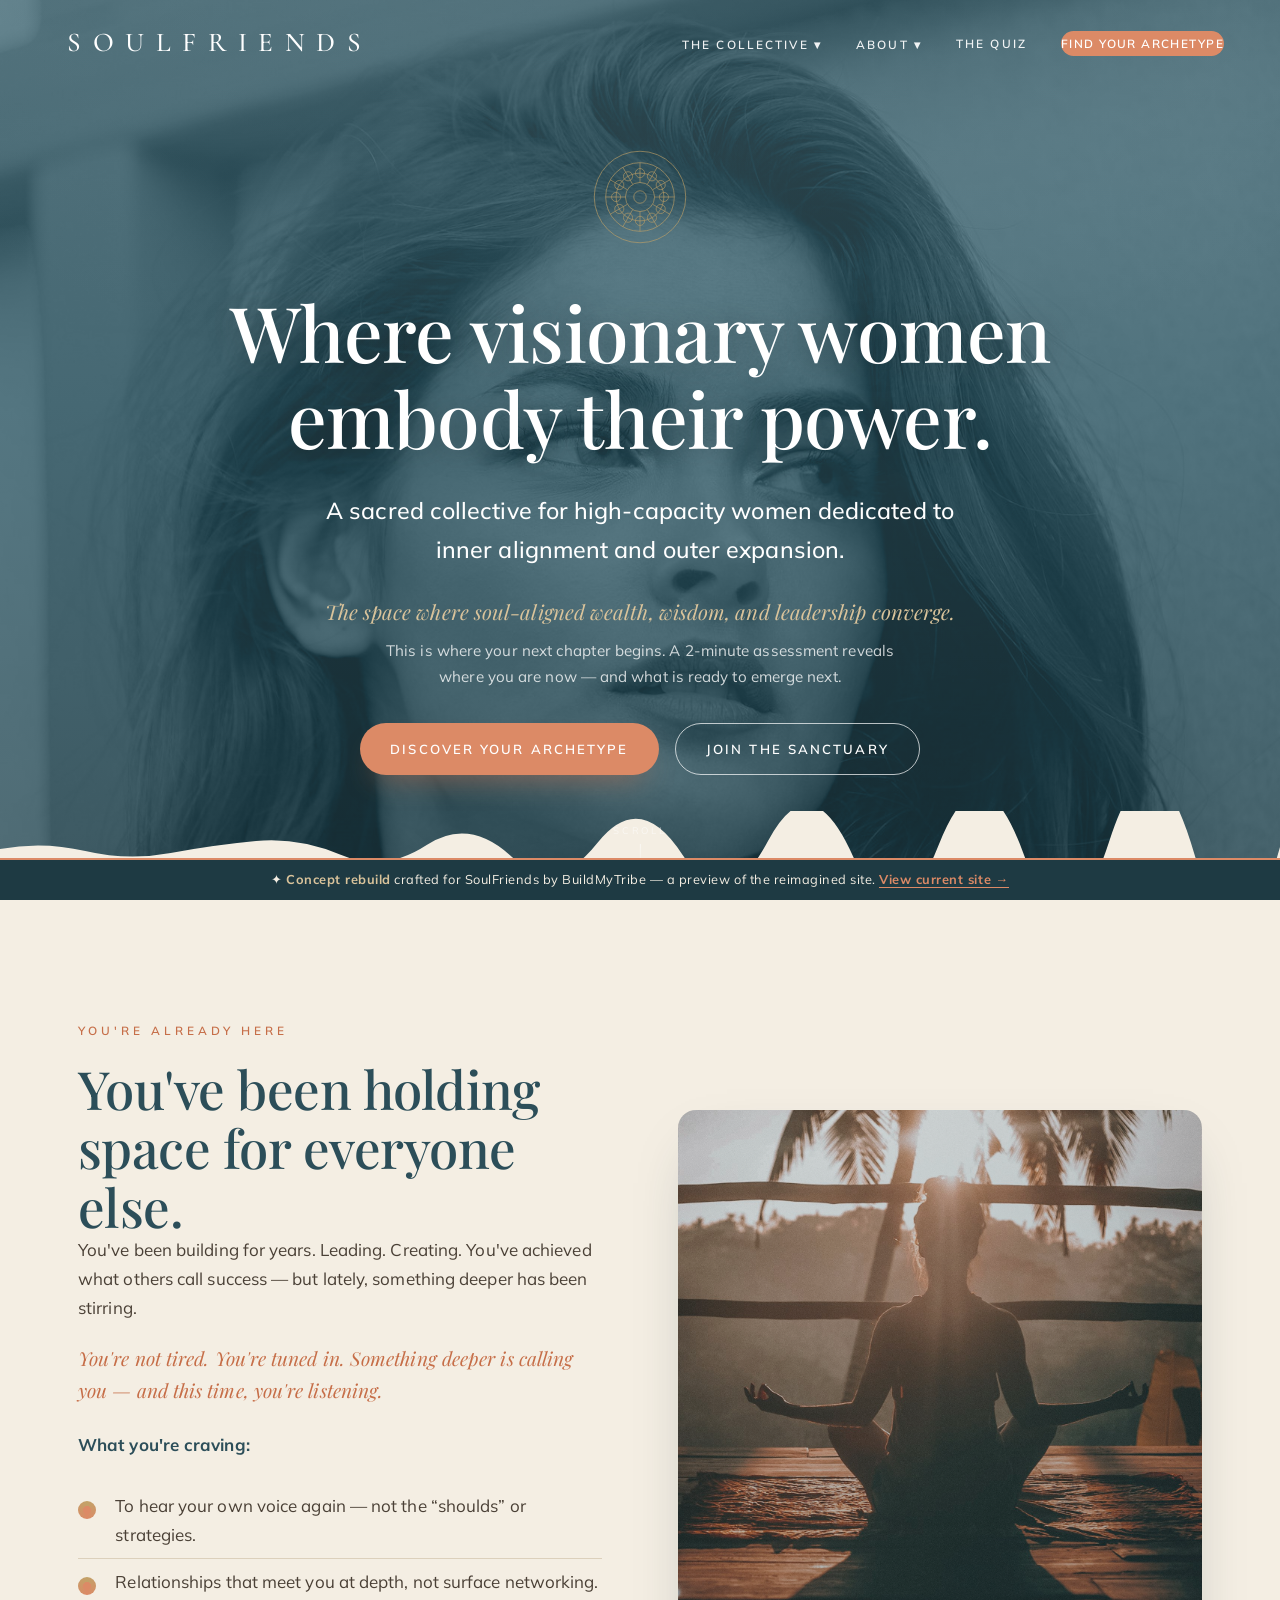
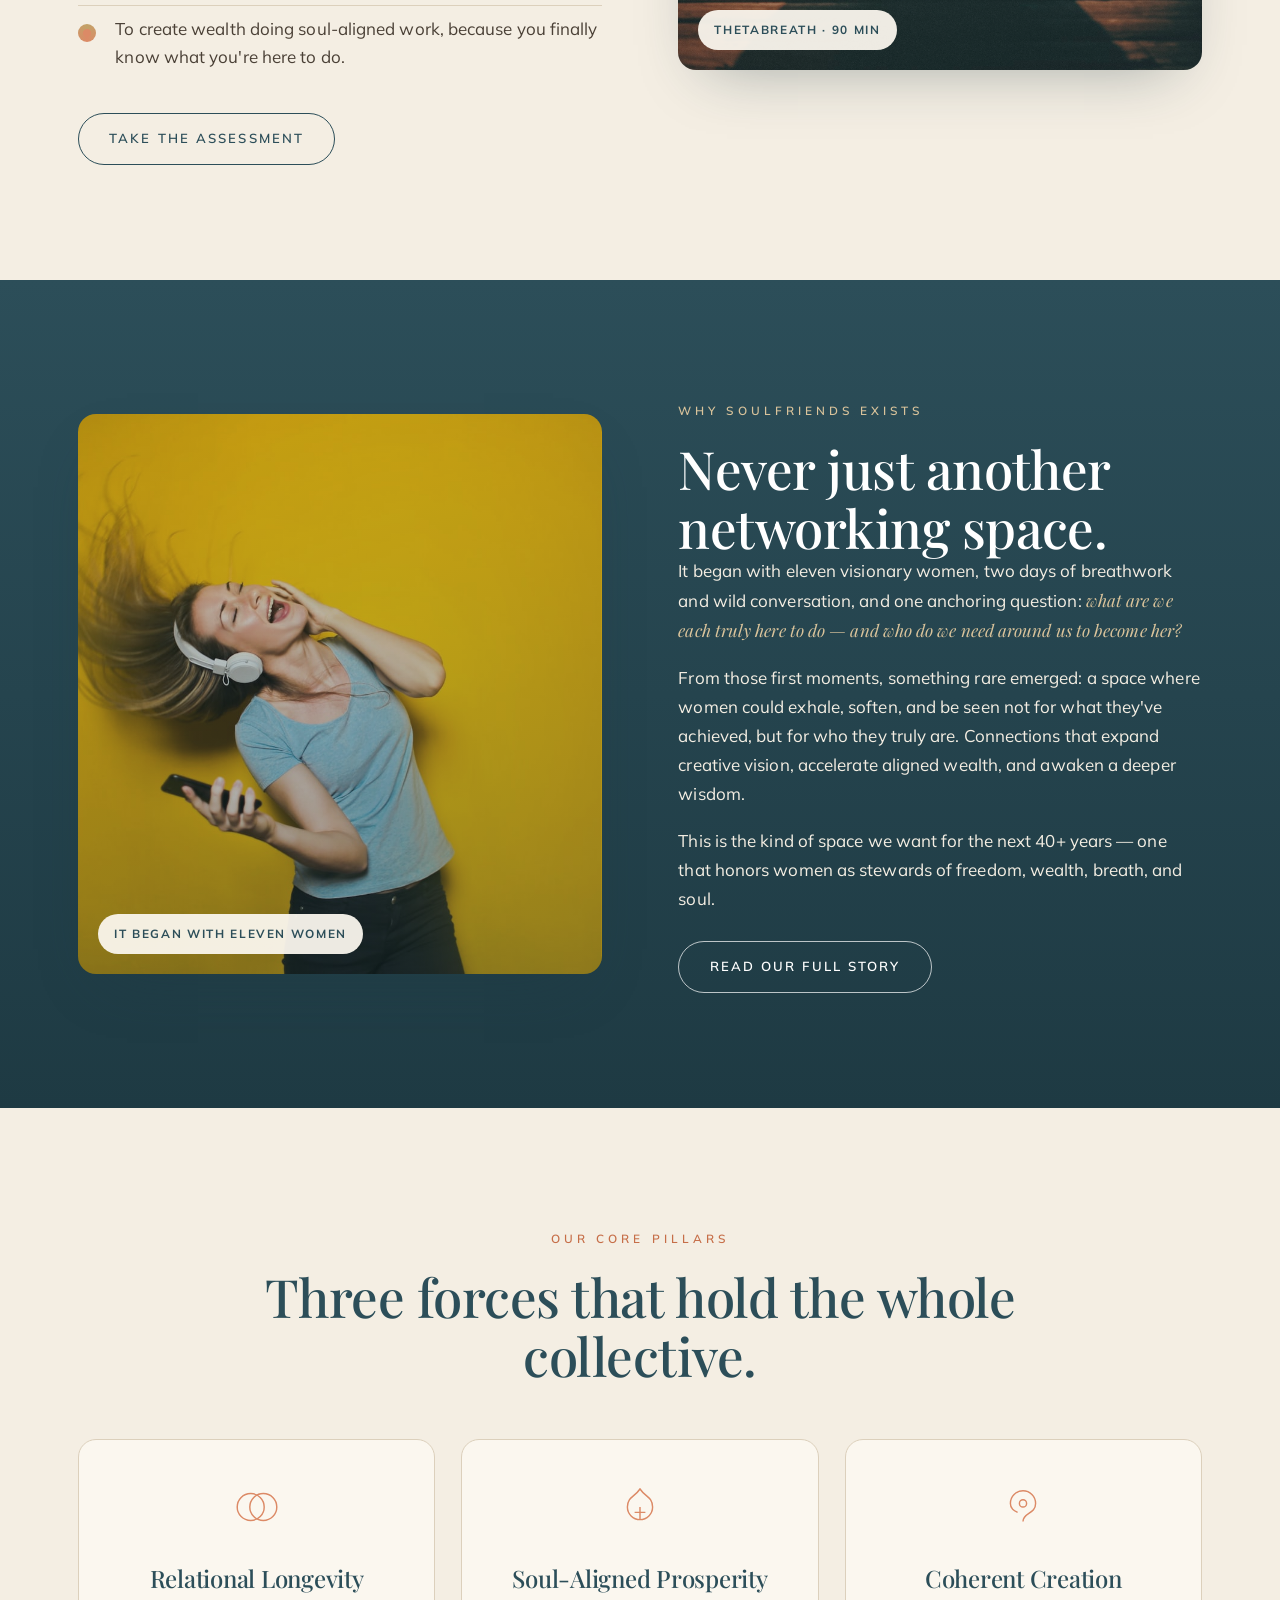
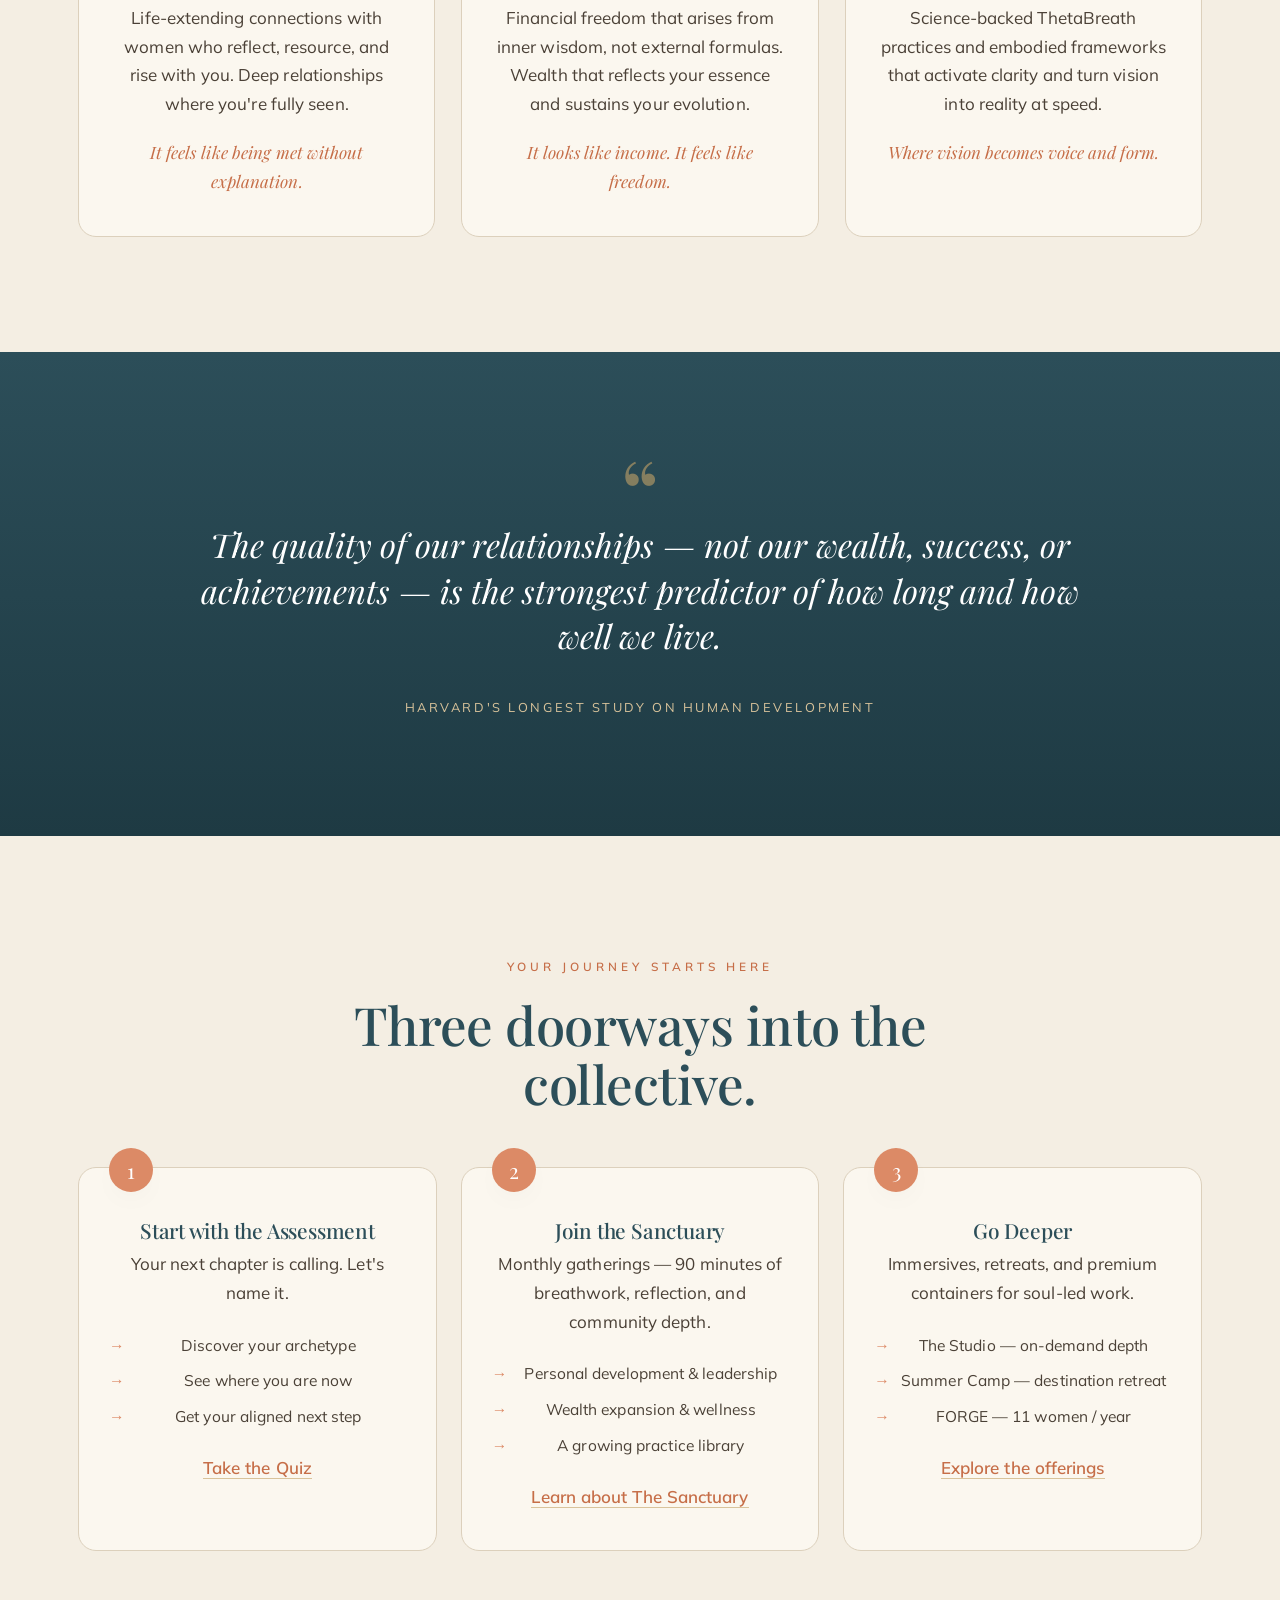
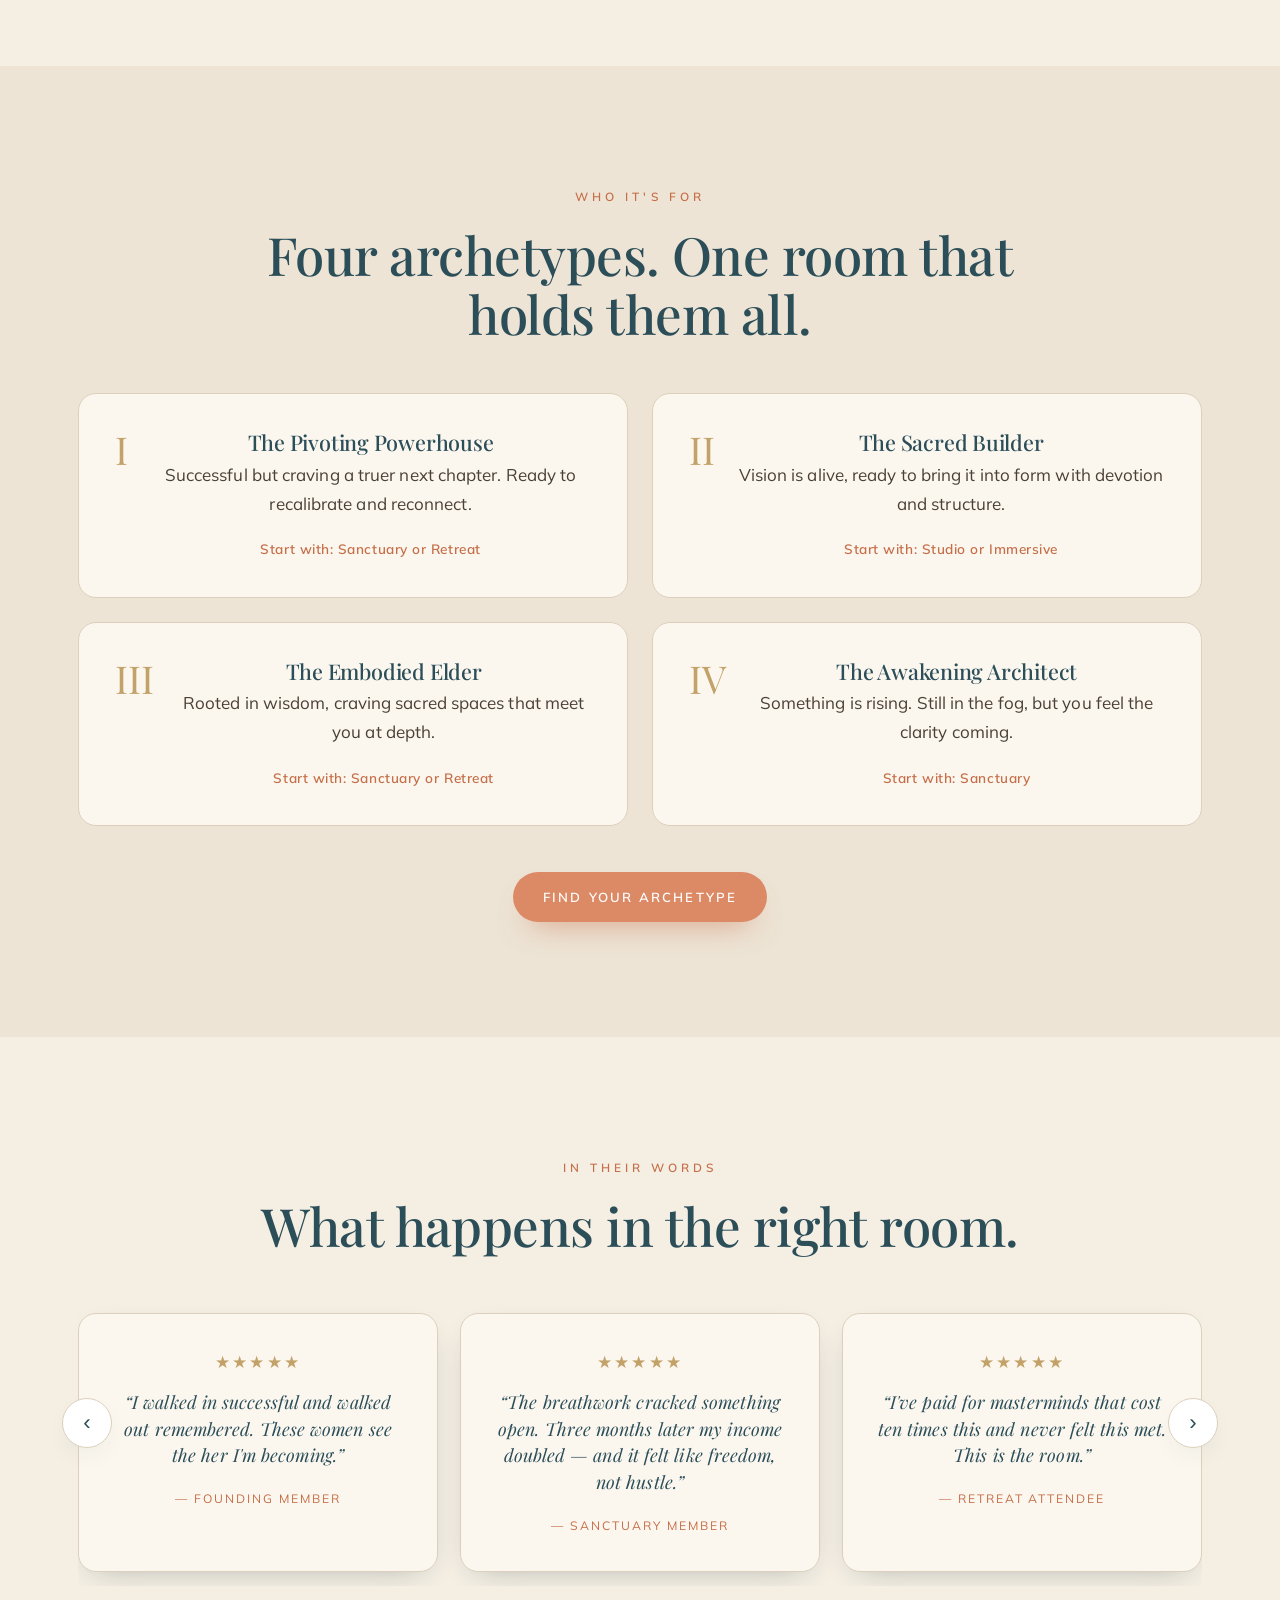
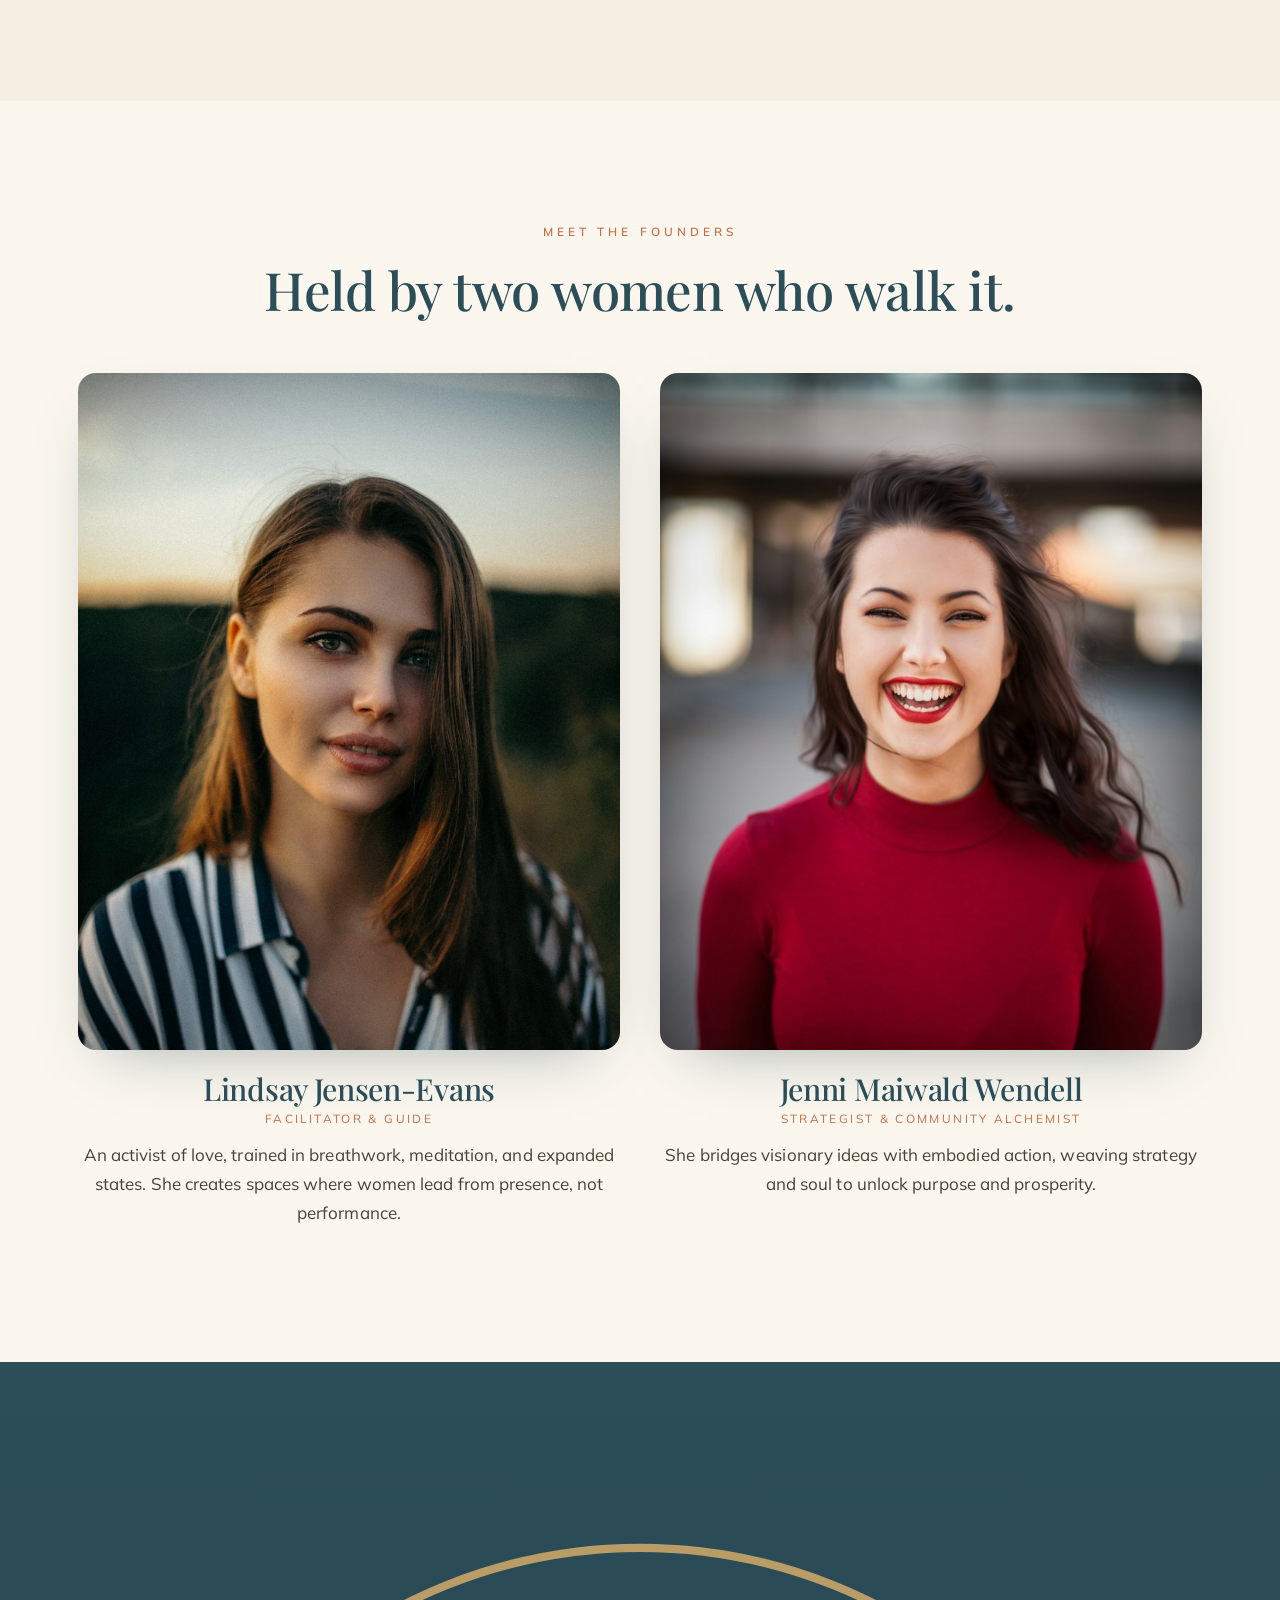
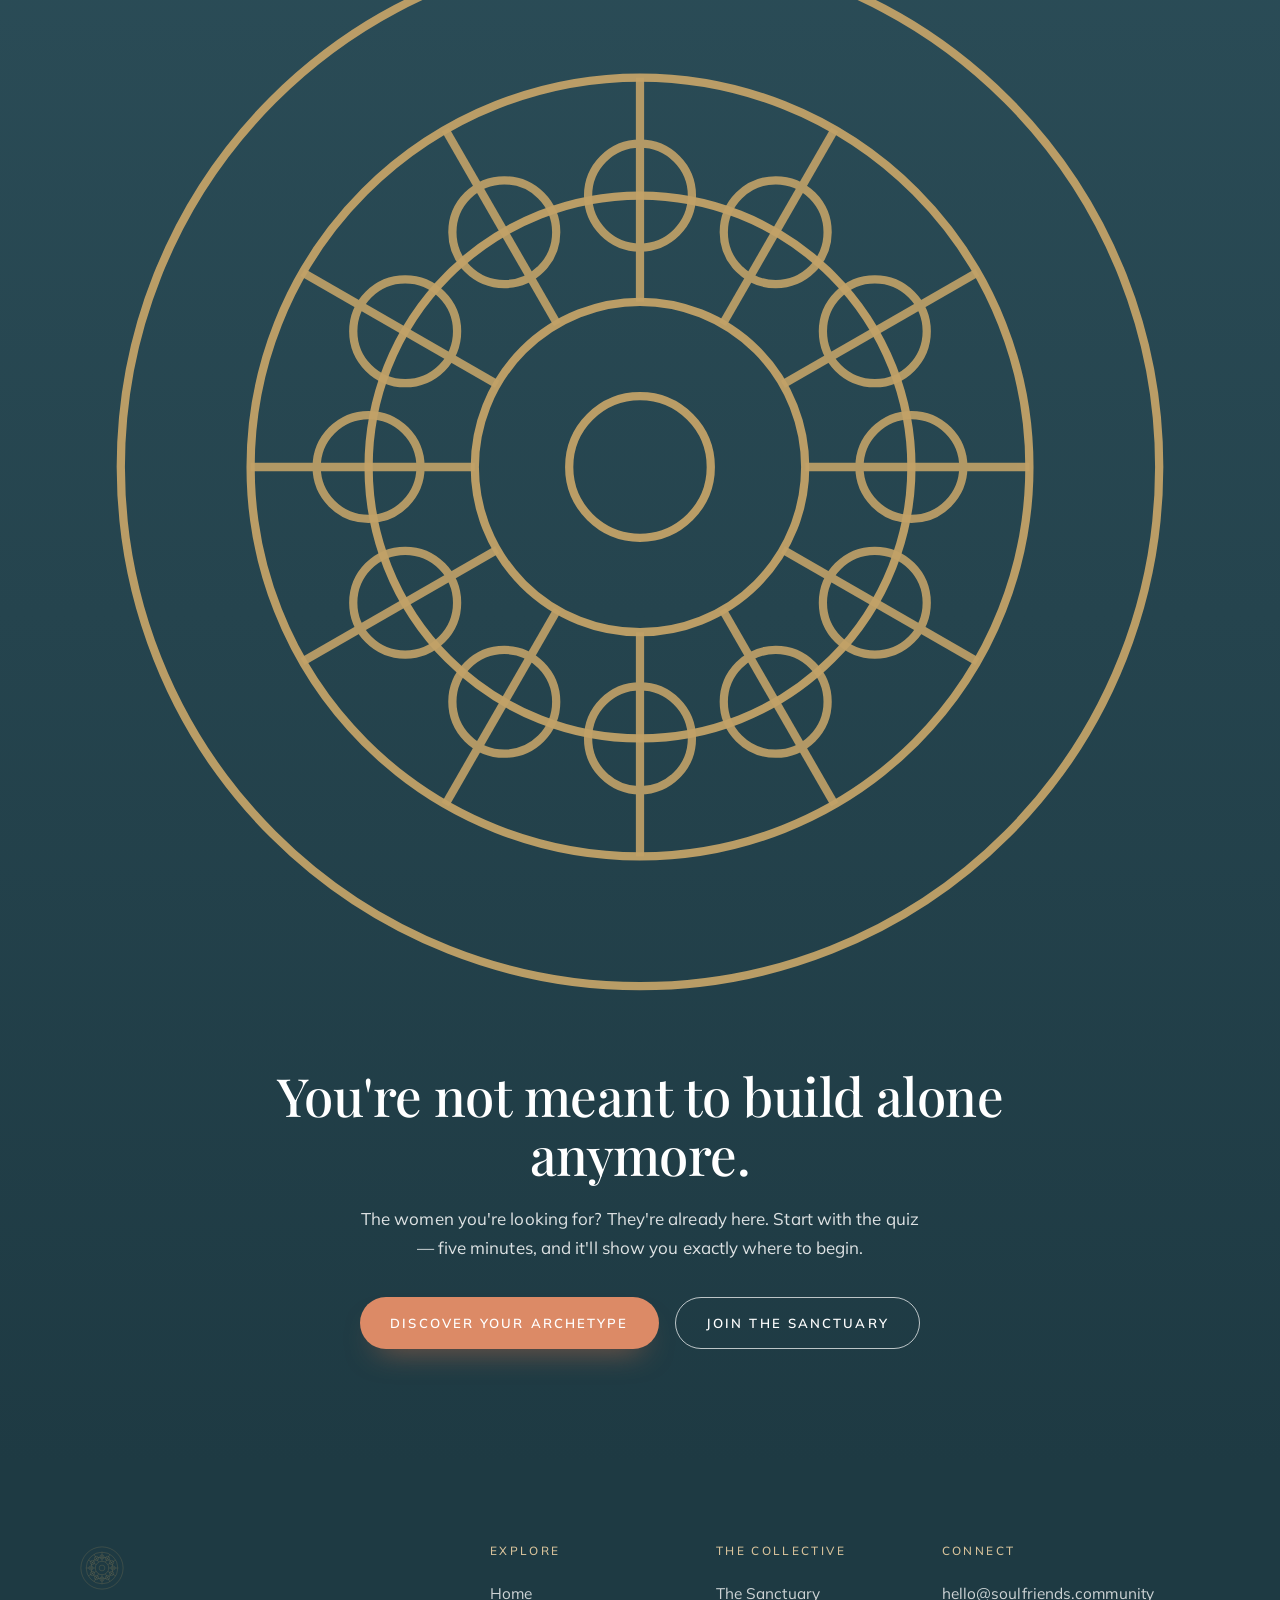
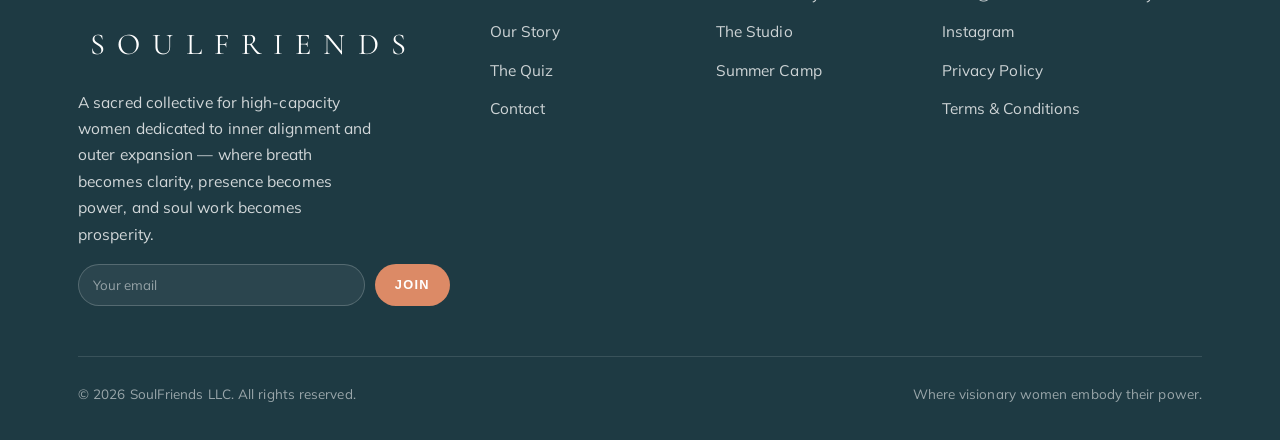
<file: index.html>
<!DOCTYPE html><html lang="en"><head>
<meta charset="utf-8"><meta name="viewport" content="width=device-width,initial-scale=1">
<title>SoulFriends &mdash; Where Visionary Women Embody Their Power</title><meta name="description" content="A sacred collective for high-capacity women dedicated to inner alignment and outer expansion. Where soul-aligned wealth, wisdom, and leadership converge.">
<meta property="og:title" content="SoulFriends &mdash; Where Visionary Women Embody Their Power"><meta property="og:description" content="A sacred collective for high-capacity women dedicated to inner alignment and outer expansion. Where soul-aligned wealth, wisdom, and leadership converge.">
<link rel="preconnect" href="https://fonts.googleapis.com"><link rel="preconnect" href="https://fonts.gstatic.com" crossorigin><link href="https://fonts.googleapis.com/css2?family=Playfair+Display:ital,wght@0,400;0,500;0,600;0,700;1,400;1,500&family=Cormorant+Garamond:wght@300;400;500;600&family=Mulish:wght@300;400;500;600;700&display=swap" rel="stylesheet"><link rel="stylesheet" href="styles.css">
<link rel="icon" href="data:image/svg+xml,%3Csvg xmlns='http://www.w3.org/2000/svg' viewBox='0 0 32 32'%3E%3Ccircle cx='16' cy='16' r='14' fill='%23DC8A66'/%3E%3C/svg%3E">
</head><body><header class="nav on-dark" id="nav">
<a href="index.html" class="nav-logo">SOULFRIENDS</a>
<nav class="nav-links">
  <li class="has-drop" style="list-style:none"><a href="#">The Collective &#9662;</a>
    <div class="drop"><a href="sanctuary.html">The Sanctuary</a><a href="studio.html">The Studio</a><a href="summer-camp.html">Summer Camp</a></div></li>
  <li class="has-drop" style="list-style:none"><a href="about.html">About &#9662;</a>
    <div class="drop"><a href="about.html">Our Story</a><a href="contact.html">Contact</a></div></li>
  <a href="quiz.html">The Quiz</a>
  <a href="quiz.html" class="nav-cta">Find Your Archetype</a>
</nav>
<button class="nav-burger" aria-label="Menu"><span></span><span></span><span></span></button>
</header>
<div class="mobile-menu"><button class="mobile-close" aria-label="Close">&times;</button>
<a href="index.html">Home</a><a href="about.html">Our Story</a><a href="sanctuary.html">The Sanctuary</a>
<a href="studio.html">The Studio</a><a href="summer-camp.html">Summer Camp</a><a href="quiz.html">The Quiz</a><a href="contact.html">Contact</a>
</div><main>
<section class="hero">
  <div class="hero-bg" style="background-image:url(assets/women.jpg)"></div>
  <div class="hero-inner">
    <svg class="mandala" viewBox="0 0 100 100" fill="none" xmlns="http://www.w3.org/2000/svg" aria-hidden="true">
<g stroke="#C2A268" stroke-width="0.7" opacity="0.95">
<circle cx="50" cy="50" r="6"/><circle cx="50" cy="50" r="14"/><circle cx="50" cy="50" r="23"/><circle cx="50" cy="50" r="33"/><circle cx="50" cy="50" r="44"/>
</g>
<g stroke="#C2A268" stroke-width="0.7" opacity="0.9"><line x1="64.0" y1="50.0" x2="83.0" y2="50.0"/><circle cx="73.0" cy="50.0" r="4.4"/><line x1="62.1" y1="57.0" x2="78.6" y2="66.5"/><circle cx="69.9" cy="61.5" r="4.4"/><line x1="57.0" y1="62.1" x2="66.5" y2="78.6"/><circle cx="61.5" cy="69.9" r="4.4"/><line x1="50.0" y1="64.0" x2="50.0" y2="83.0"/><circle cx="50.0" cy="73.0" r="4.4"/><line x1="43.0" y1="62.1" x2="33.5" y2="78.6"/><circle cx="38.5" cy="69.9" r="4.4"/><line x1="37.9" y1="57.0" x2="21.4" y2="66.5"/><circle cx="30.1" cy="61.5" r="4.4"/><line x1="36.0" y1="50.0" x2="17.0" y2="50.0"/><circle cx="27.0" cy="50.0" r="4.4"/><line x1="37.9" y1="43.0" x2="21.4" y2="33.5"/><circle cx="30.1" cy="38.5" r="4.4"/><line x1="43.0" y1="37.9" x2="33.5" y2="21.4"/><circle cx="38.5" cy="30.1" r="4.4"/><line x1="50.0" y1="36.0" x2="50.0" y2="17.0"/><circle cx="50.0" cy="27.0" r="4.4"/><line x1="57.0" y1="37.9" x2="66.5" y2="21.4"/><circle cx="61.5" cy="30.1" r="4.4"/><line x1="62.1" y1="43.0" x2="78.6" y2="33.5"/><circle cx="69.9" cy="38.5" r="4.4"/></g></svg>
    <h1>Where visionary women<br>embody their power.</h1>
    <p class="sub">A sacred collective for high-capacity women dedicated to inner alignment and outer expansion.</p>
    <p class="sub-2">The space where soul-aligned wealth, wisdom, and leadership converge.</p>
    <p class="micro">This is where your next chapter begins. A 2-minute assessment reveals where you are now &mdash; and what is ready to emerge next.</p>
    <div class="hero-cta"><a href="quiz.html" class="btn btn-primary">Discover Your Archetype</a><a href="sanctuary.html" class="btn btn-outline-light">Join the Sanctuary</a></div>
  </div>
  <div class="scroll-cue">Scroll<span></span></div>
</section>

<section class="s s-cream"><div class="wrap two-col">
  <div class="reveal">
    <span class="eyebrow">You're Already Here</span>
    <h2>You've been holding space for everyone else.</h2>
    <p>You've been building for years. Leading. Creating. You've achieved what others call success &mdash; but lately, something deeper has been stirring.</p>
    <p class="serif-italic" style="color:var(--coral-deep);font-size:1.2rem">You're not tired. You're tuned in. Something deeper is calling you &mdash; and this time, you're listening.</p>
    <p style="font-weight:700;color:var(--teal);margin-top:1.4em">What you're craving:</p>
    <ul class="craving">
      <li>To hear your own voice again &mdash; not the &ldquo;shoulds&rdquo; or strategies.</li>
      <li>Relationships that meet you at depth, not surface networking.</li>
      <li>To create wealth doing soul-aligned work, because you finally know what you're here to do.</li>
    </ul>
    <a href="quiz.html" class="btn btn-ghost" style="margin-top:8px">Take the Assessment</a>
  </div>
  <div class="reveal d1"><div class="figure tall" data-zoom style="background-image:linear-gradient(160deg,rgba(44,78,89,.18),rgba(30,58,67,.42)),url(assets/meditation.jpg);"><div class="badge">ThetaBreath · 90 min</div></div></div>
</div></section>

<section class="s s-teal"><div class="wrap two-col">
  <div class="reveal"><div class="figure tall" data-zoom style="background-image:linear-gradient(160deg,rgba(44,78,89,.18),rgba(30,58,67,.42)),url(assets/circle.jpg);"><div class="badge">It began with eleven women</div></div></div>
  <div class="reveal d1">
    <span class="eyebrow">Why SoulFriends Exists</span>
    <h2>Never just another networking space.</h2>
    <p>It began with eleven visionary women, two days of breathwork and wild conversation, and one anchoring question: <span class="serif-italic" style="color:var(--gold-soft)">what are we each truly here to do &mdash; and who do we need around us to become her?</span></p>
    <p>From those first moments, something rare emerged: a space where women could exhale, soften, and be seen not for what they've achieved, but for who they truly are. Connections that expand creative vision, accelerate aligned wealth, and awaken a deeper wisdom.</p>
    <p>This is the kind of space we want for the next 40+ years &mdash; one that honors women as stewards of freedom, wealth, breath, and soul.</p>
    <a href="about.html" class="btn btn-outline-light" style="margin-top:8px">Read Our Full Story</a>
  </div>
</div></section>

<section class="s s-cream"><div class="wrap center">
  <span class="eyebrow reveal">Our Core Pillars</span>
  <h2 class="reveal narrow">Three forces that hold the whole collective.</h2>
  <div class="pillars">
    <div class="pillar reveal"><svg class="ic" viewBox="0 0 60 60" fill="none" stroke="#DC8A66" stroke-width="1.6"><circle cx="23" cy="30" r="15"/><circle cx="37" cy="30" r="15"/></svg><h3>Relational Longevity</h3><p>Life-extending connections with women who reflect, resource, and rise with you. Deep relationships where you're fully seen.</p><span class="tag">It feels like being met without explanation.</span></div>
    <div class="pillar reveal d1"><svg class="ic" viewBox="0 0 60 60" fill="none" stroke="#DC8A66" stroke-width="1.6"><path d="M30 10c6 9 14 9 14 20a14 14 0 1 1-28 0c0-11 8-11 14-20z"/><path d="M30 30v14M24 36h12"/></svg><h3>Soul-Aligned Prosperity</h3><p>Financial freedom that arises from inner wisdom, not external formulas. Wealth that reflects your essence and sustains your evolution.</p><span class="tag">It looks like income. It feels like freedom.</span></div>
    <div class="pillar reveal d2"><svg class="ic" viewBox="0 0 60 60" fill="none" stroke="#DC8A66" stroke-width="1.6"><path d="M30 46c0-10 14-8 14-20a14 14 0 0 0-28 0c0 6 4 8 8 10"/><circle cx="30" cy="26" r="4"/></svg><h3>Coherent Creation</h3><p>Science-backed ThetaBreath practices and embodied frameworks that activate clarity and turn vision into reality at speed.</p><span class="tag">Where vision becomes voice and form.</span></div>
  </div>
</div></section>

<section class="s s-teal"><div class="wrap"><div class="quote-block reveal">
  <div class="qmark">&ldquo;</div>
  <blockquote>The quality of our relationships &mdash; not our wealth, success, or achievements &mdash; is the strongest predictor of how long and how well we live.</blockquote>
  <cite>Harvard's longest study on human development</cite>
</div></div></section>

<section class="s s-cream"><div class="wrap center">
  <span class="eyebrow reveal">Your Journey Starts Here</span>
  <h2 class="reveal narrow">Three doorways into the collective.</h2>
  <div class="steps">
    <div class="step reveal"><div class="n">1</div><h3>Start with the Assessment</h3><p>Your next chapter is calling. Let's name it.</p><ul><li>Discover your archetype</li><li>See where you are now</li><li>Get your aligned next step</li></ul><a href="quiz.html" class="textlink">Take the Quiz</a></div>
    <div class="step reveal d1"><div class="n">2</div><h3>Join the Sanctuary</h3><p>Monthly gatherings &mdash; 90 minutes of breathwork, reflection, and community depth.</p><ul><li>Personal development &amp; leadership</li><li>Wealth expansion &amp; wellness</li><li>A growing practice library</li></ul><a href="sanctuary.html" class="textlink">Learn about The Sanctuary</a></div>
    <div class="step reveal d2"><div class="n">3</div><h3>Go Deeper</h3><p>Immersives, retreats, and premium containers for soul-led work.</p><ul><li>The Studio &mdash; on-demand depth</li><li>Summer Camp &mdash; destination retreat</li><li>FORGE &mdash; 11 women / year</li></ul><a href="studio.html" class="textlink">Explore the offerings</a></div>
  </div>
</div></section>

<section class="s s-cream2"><div class="wrap center">
  <span class="eyebrow reveal">Who It's For</span>
  <h2 class="reveal narrow">Four archetypes. One room that holds them all.</h2>
  <div class="arche-grid">
    <div class="arche reveal"><span class="num">I</span><div><h3>The Pivoting Powerhouse</h3><p>Successful but craving a truer next chapter. Ready to recalibrate and reconnect.</p><div class="start">Start with: Sanctuary or Retreat</div></div></div>
    <div class="arche reveal d1"><span class="num">II</span><div><h3>The Sacred Builder</h3><p>Vision is alive, ready to bring it into form with devotion and structure.</p><div class="start">Start with: Studio or Immersive</div></div></div>
    <div class="arche reveal"><span class="num">III</span><div><h3>The Embodied Elder</h3><p>Rooted in wisdom, craving sacred spaces that meet you at depth.</p><div class="start">Start with: Sanctuary or Retreat</div></div></div>
    <div class="arche reveal d1"><span class="num">IV</span><div><h3>The Awakening Architect</h3><p>Something is rising. Still in the fog, but you feel the clarity coming.</p><div class="start">Start with: Sanctuary</div></div></div>
  </div>
  <div style="margin-top:46px"><a href="quiz.html" class="btn btn-primary reveal">Find Your Archetype</a></div>
</div></section>

<section class="s s-cream"><div class="wrap center">
  <span class="eyebrow reveal">In Their Words</span>
  <h2 class="reveal narrow">What happens in the right room.</h2>
  <div class="carousel reveal"><button class="car-btn prev" aria-label="Previous">&#8249;</button>
   <div class="car-track">
    <div class="vcard"><div class="stars">&#9733;&#9733;&#9733;&#9733;&#9733;</div><p>&ldquo;I walked in successful and walked out remembered. These women see the her I'm becoming.&rdquo;</p><div class="who">&mdash; Founding Member</div></div>
    <div class="vcard"><div class="stars">&#9733;&#9733;&#9733;&#9733;&#9733;</div><p>&ldquo;The breathwork cracked something open. Three months later my income doubled &mdash; and it felt like freedom, not hustle.&rdquo;</p><div class="who">&mdash; Sanctuary Member</div></div>
    <div class="vcard"><div class="stars">&#9733;&#9733;&#9733;&#9733;&#9733;</div><p>&ldquo;I've paid for masterminds that cost ten times this and never felt this met. This is the room.&rdquo;</p><div class="who">&mdash; Retreat Attendee</div></div>
    <div class="vcard"><div class="stars">&#9733;&#9733;&#9733;&#9733;&#9733;</div><p>&ldquo;For the first time in years I could hear my own voice over all the shoulds. That changed everything.&rdquo;</p><div class="who">&mdash; FORGE Member</div></div>
   </div>
   <button class="car-btn next" aria-label="Next">&#8250;</button></div>
</div></section>

<section class="s s-paper"><div class="wrap center">
  <span class="eyebrow reveal">Meet the Founders</span>
  <h2 class="reveal narrow">Held by two women who walk it.</h2>
  <div class="founders">
    <div class="founder reveal"><div class="ph" data-zoom style="background-image:url(assets/founder1.jpg)"></div><h3>Lindsay Jensen-Evans</h3><div class="role">Facilitator &amp; Guide</div><p>An activist of love, trained in breathwork, meditation, and expanded states. She creates spaces where women lead from presence, not performance.</p></div>
    <div class="founder reveal d1"><div class="ph" data-zoom style="background-image:url(assets/founder2.jpg)"></div><h3>Jenni Maiwald Wendell</h3><div class="role">Strategist &amp; Community Alchemist</div><p>She bridges visionary ideas with embodied action, weaving strategy and soul to unlock purpose and prosperity.</p></div>
  </div>
</div></section>

<section class="s-teal"><div class="wrap cta-band reveal">
  <svg class="mandala" viewBox="0 0 100 100" fill="none" xmlns="http://www.w3.org/2000/svg" aria-hidden="true">
<g stroke="#C2A268" stroke-width="0.7" opacity="0.95">
<circle cx="50" cy="50" r="6"/><circle cx="50" cy="50" r="14"/><circle cx="50" cy="50" r="23"/><circle cx="50" cy="50" r="33"/><circle cx="50" cy="50" r="44"/>
</g>
<g stroke="#C2A268" stroke-width="0.7" opacity="0.9"><line x1="64.0" y1="50.0" x2="83.0" y2="50.0"/><circle cx="73.0" cy="50.0" r="4.4"/><line x1="62.1" y1="57.0" x2="78.6" y2="66.5"/><circle cx="69.9" cy="61.5" r="4.4"/><line x1="57.0" y1="62.1" x2="66.5" y2="78.6"/><circle cx="61.5" cy="69.9" r="4.4"/><line x1="50.0" y1="64.0" x2="50.0" y2="83.0"/><circle cx="50.0" cy="73.0" r="4.4"/><line x1="43.0" y1="62.1" x2="33.5" y2="78.6"/><circle cx="38.5" cy="69.9" r="4.4"/><line x1="37.9" y1="57.0" x2="21.4" y2="66.5"/><circle cx="30.1" cy="61.5" r="4.4"/><line x1="36.0" y1="50.0" x2="17.0" y2="50.0"/><circle cx="27.0" cy="50.0" r="4.4"/><line x1="37.9" y1="43.0" x2="21.4" y2="33.5"/><circle cx="30.1" cy="38.5" r="4.4"/><line x1="43.0" y1="37.9" x2="33.5" y2="21.4"/><circle cx="38.5" cy="30.1" r="4.4"/><line x1="50.0" y1="36.0" x2="50.0" y2="17.0"/><circle cx="50.0" cy="27.0" r="4.4"/><line x1="57.0" y1="37.9" x2="66.5" y2="21.4"/><circle cx="61.5" cy="30.1" r="4.4"/><line x1="62.1" y1="43.0" x2="78.6" y2="33.5"/><circle cx="69.9" cy="38.5" r="4.4"/></g></svg>
  <h2>You're not meant to build alone anymore.</h2>
  <p>The women you're looking for? They're already here. Start with the quiz &mdash; five minutes, and it'll show you exactly where to begin.</p>
  <div class="hero-cta"><a href="quiz.html" class="btn btn-primary">Discover Your Archetype</a><a href="sanctuary.html" class="btn btn-outline-light">Join the Sanctuary</a></div>
</div></section>
</main><footer class="footer"><div class="wrap">
<div class="footer-grid">
 <div><svg class="foot-mandala" viewBox="0 0 100 100" fill="none" xmlns="http://www.w3.org/2000/svg" aria-hidden="true">
<g stroke="#C2A268" stroke-width="0.7" opacity="0.95">
<circle cx="50" cy="50" r="6"/><circle cx="50" cy="50" r="14"/><circle cx="50" cy="50" r="23"/><circle cx="50" cy="50" r="33"/><circle cx="50" cy="50" r="44"/>
</g>
<g stroke="#C2A268" stroke-width="0.7" opacity="0.9"><line x1="64.0" y1="50.0" x2="83.0" y2="50.0"/><circle cx="73.0" cy="50.0" r="4.4"/><line x1="62.1" y1="57.0" x2="78.6" y2="66.5"/><circle cx="69.9" cy="61.5" r="4.4"/><line x1="57.0" y1="62.1" x2="66.5" y2="78.6"/><circle cx="61.5" cy="69.9" r="4.4"/><line x1="50.0" y1="64.0" x2="50.0" y2="83.0"/><circle cx="50.0" cy="73.0" r="4.4"/><line x1="43.0" y1="62.1" x2="33.5" y2="78.6"/><circle cx="38.5" cy="69.9" r="4.4"/><line x1="37.9" y1="57.0" x2="21.4" y2="66.5"/><circle cx="30.1" cy="61.5" r="4.4"/><line x1="36.0" y1="50.0" x2="17.0" y2="50.0"/><circle cx="27.0" cy="50.0" r="4.4"/><line x1="37.9" y1="43.0" x2="21.4" y2="33.5"/><circle cx="30.1" cy="38.5" r="4.4"/><line x1="43.0" y1="37.9" x2="33.5" y2="21.4"/><circle cx="38.5" cy="30.1" r="4.4"/><line x1="50.0" y1="36.0" x2="50.0" y2="17.0"/><circle cx="50.0" cy="27.0" r="4.4"/><line x1="57.0" y1="37.9" x2="66.5" y2="21.4"/><circle cx="61.5" cy="30.1" r="4.4"/><line x1="62.1" y1="43.0" x2="78.6" y2="33.5"/><circle cx="69.9" cy="38.5" r="4.4"/></g></svg><div class="footer-logo">SOULFRIENDS</div>
   <p class="blurb">A sacred collective for high-capacity women dedicated to inner alignment and outer expansion &mdash; where breath becomes clarity, presence becomes power, and soul work becomes prosperity.</p>
   <form class="news" data-demo onsubmit="return false"><input type="email" placeholder="Your email" aria-label="email" required><button>Join</button></form>
 </div>
 <div><h4>Explore</h4><a href="index.html">Home</a><a href="about.html">Our Story</a><a href="quiz.html">The Quiz</a><a href="contact.html">Contact</a></div>
 <div><h4>The Collective</h4><a href="sanctuary.html">The Sanctuary</a><a href="studio.html">The Studio</a><a href="summer-camp.html">Summer Camp</a></div>
 <div><h4>Connect</h4><a href="contact.html">hello@soulfriends.community</a><a href="#">Instagram</a><a href="privacy.html">Privacy Policy</a><a href="terms.html">Terms &amp; Conditions</a></div>
</div>
<div class="footer-bottom"><span>&copy; <span class="yr"></span> SoulFriends LLC. All rights reserved.</span>
<span>Where visionary women embody their power.</span></div>
</div></footer><div class="demo-ribbon">&#10022; <b>Concept rebuild</b> crafted for SoulFriends by BuildMyTribe &mdash; a preview of the reimagined site. <a href="https://www.soulfriends.community" target="_blank" rel="noopener">View current site &#8594;</a></div><script src="app.js" defer></script></body></html>
</file>
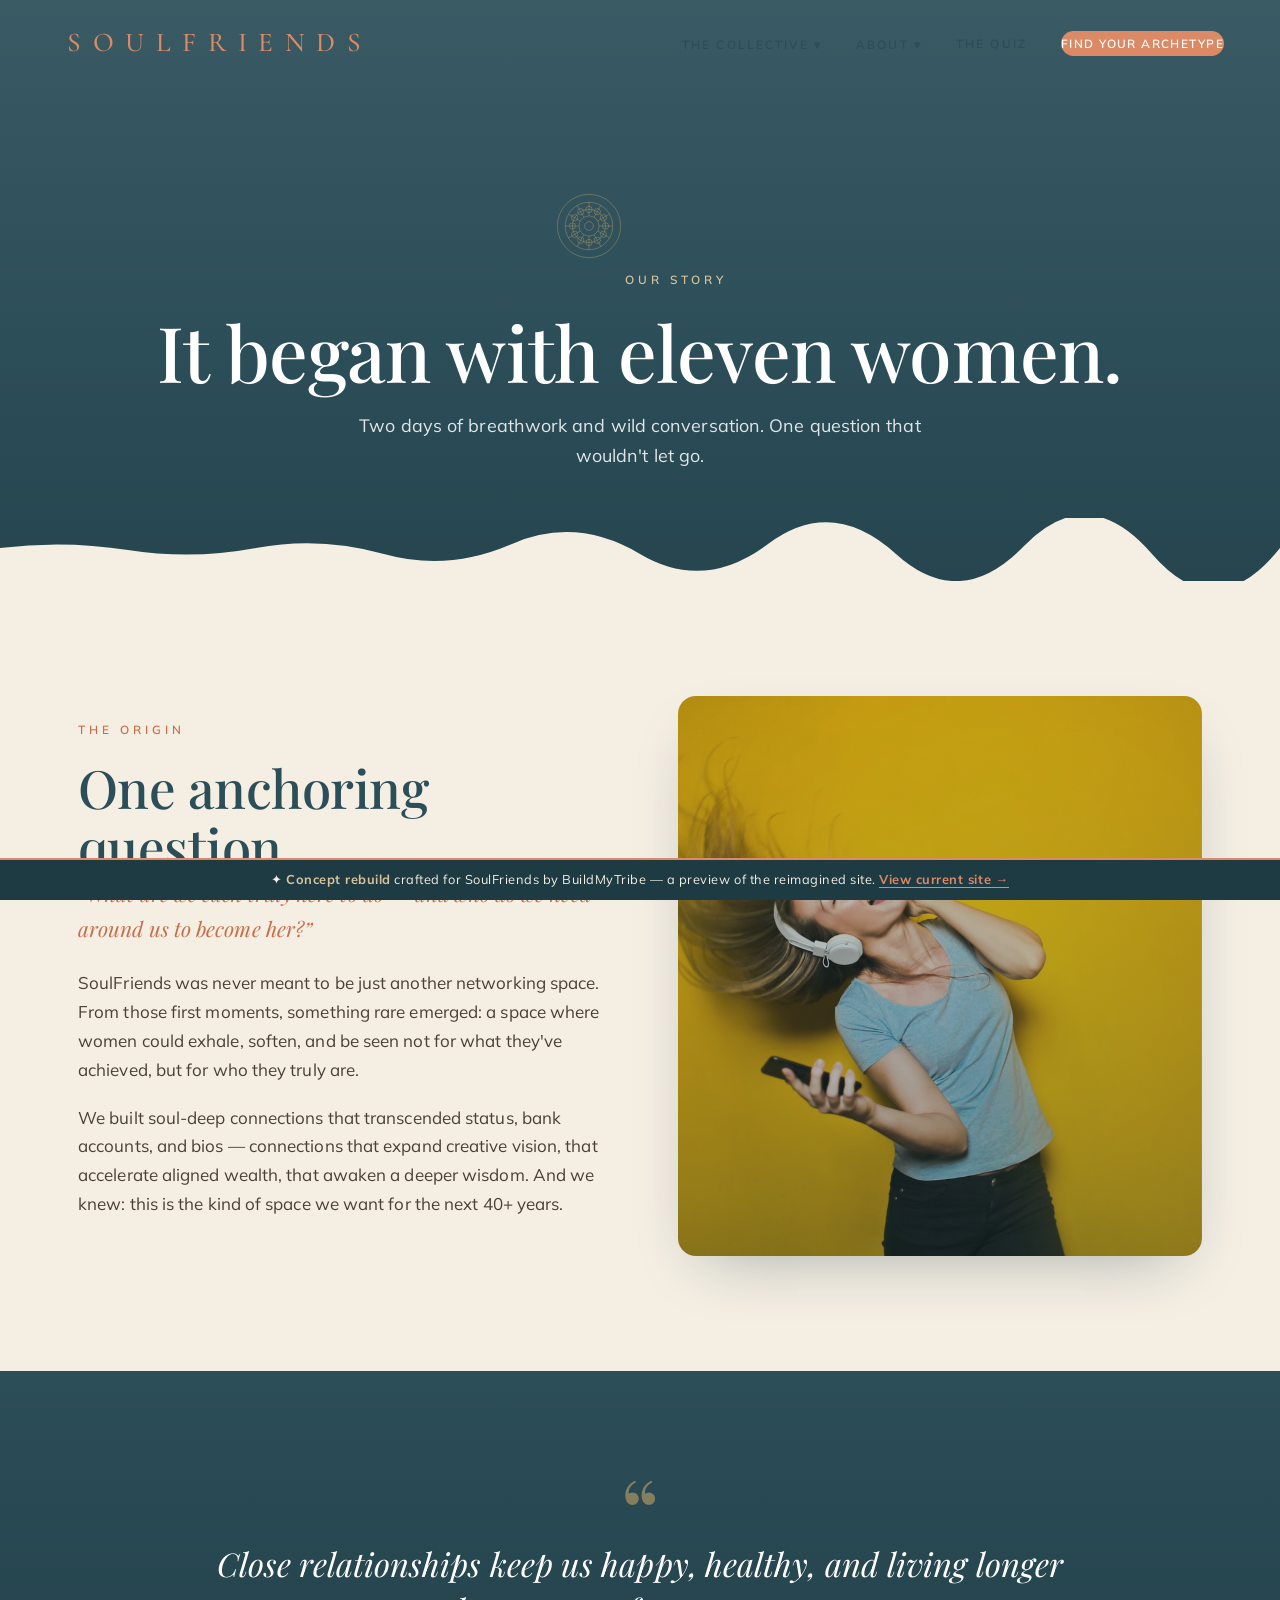
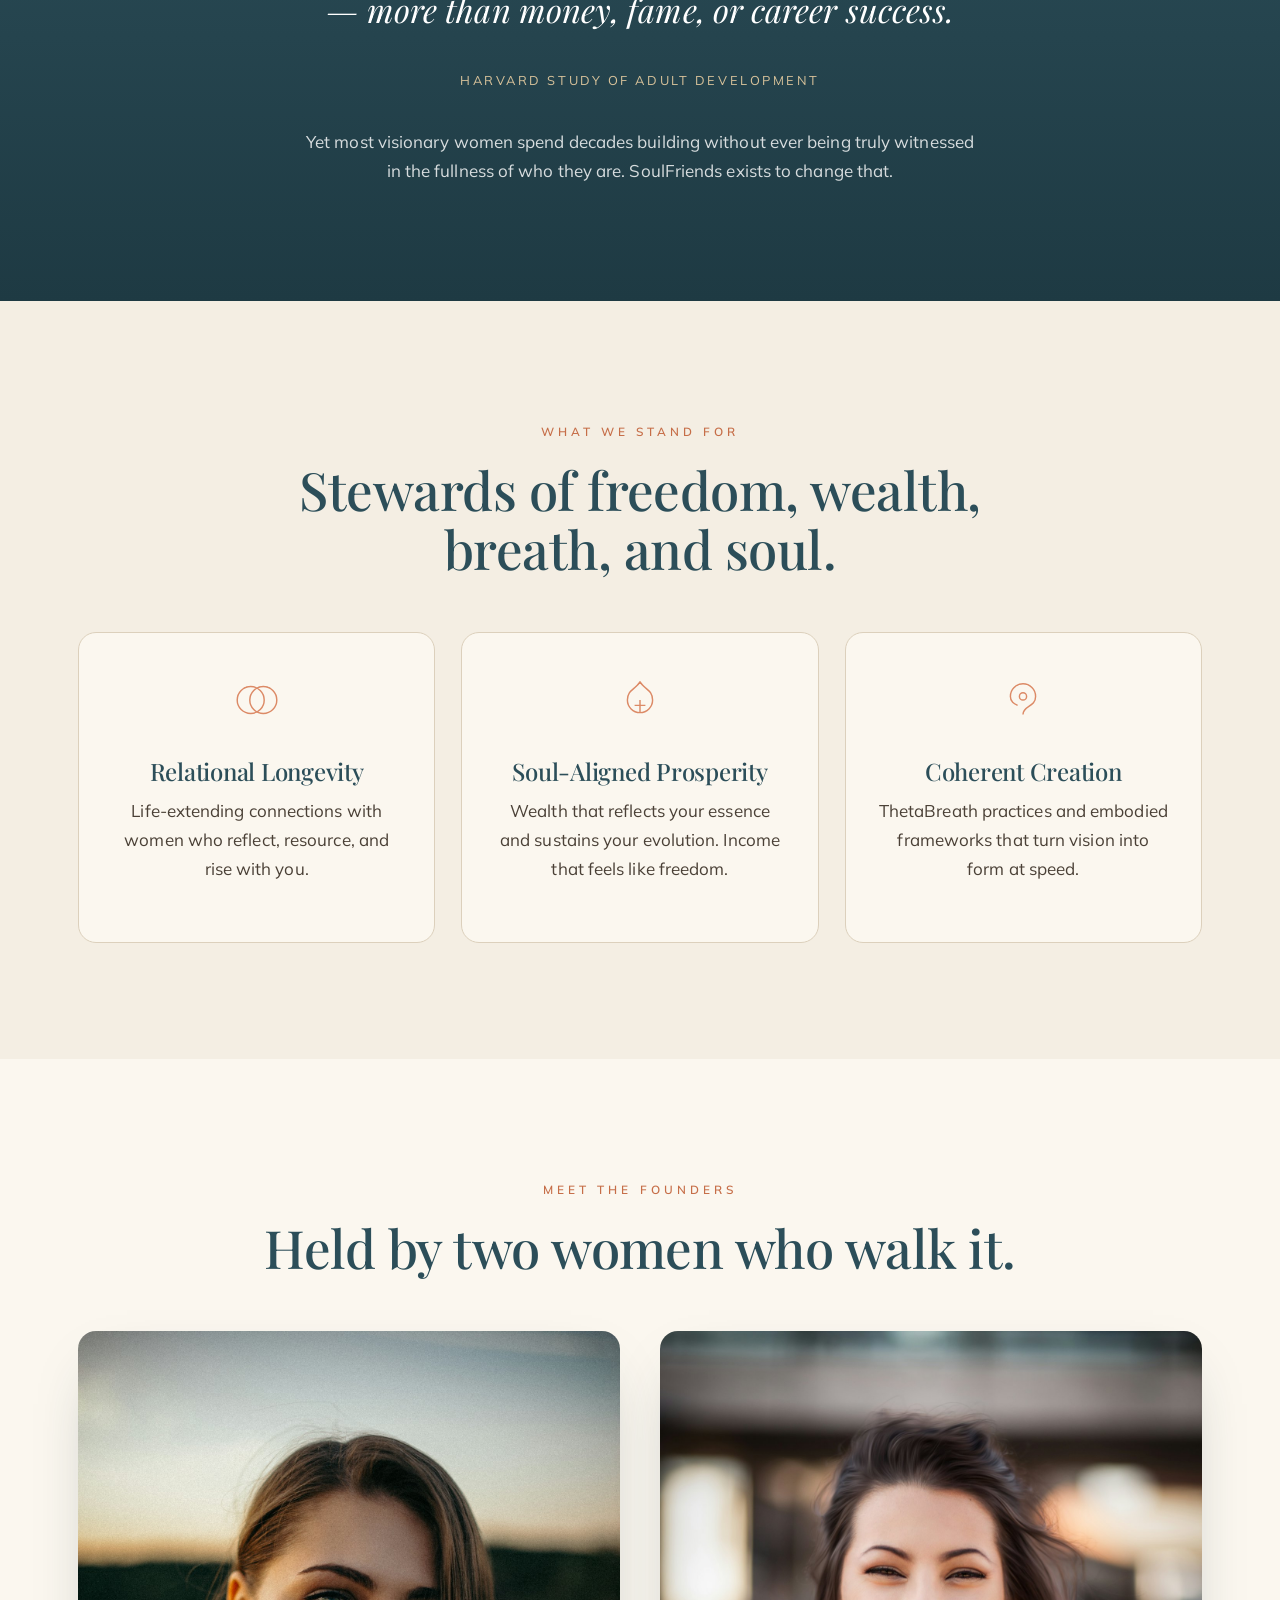
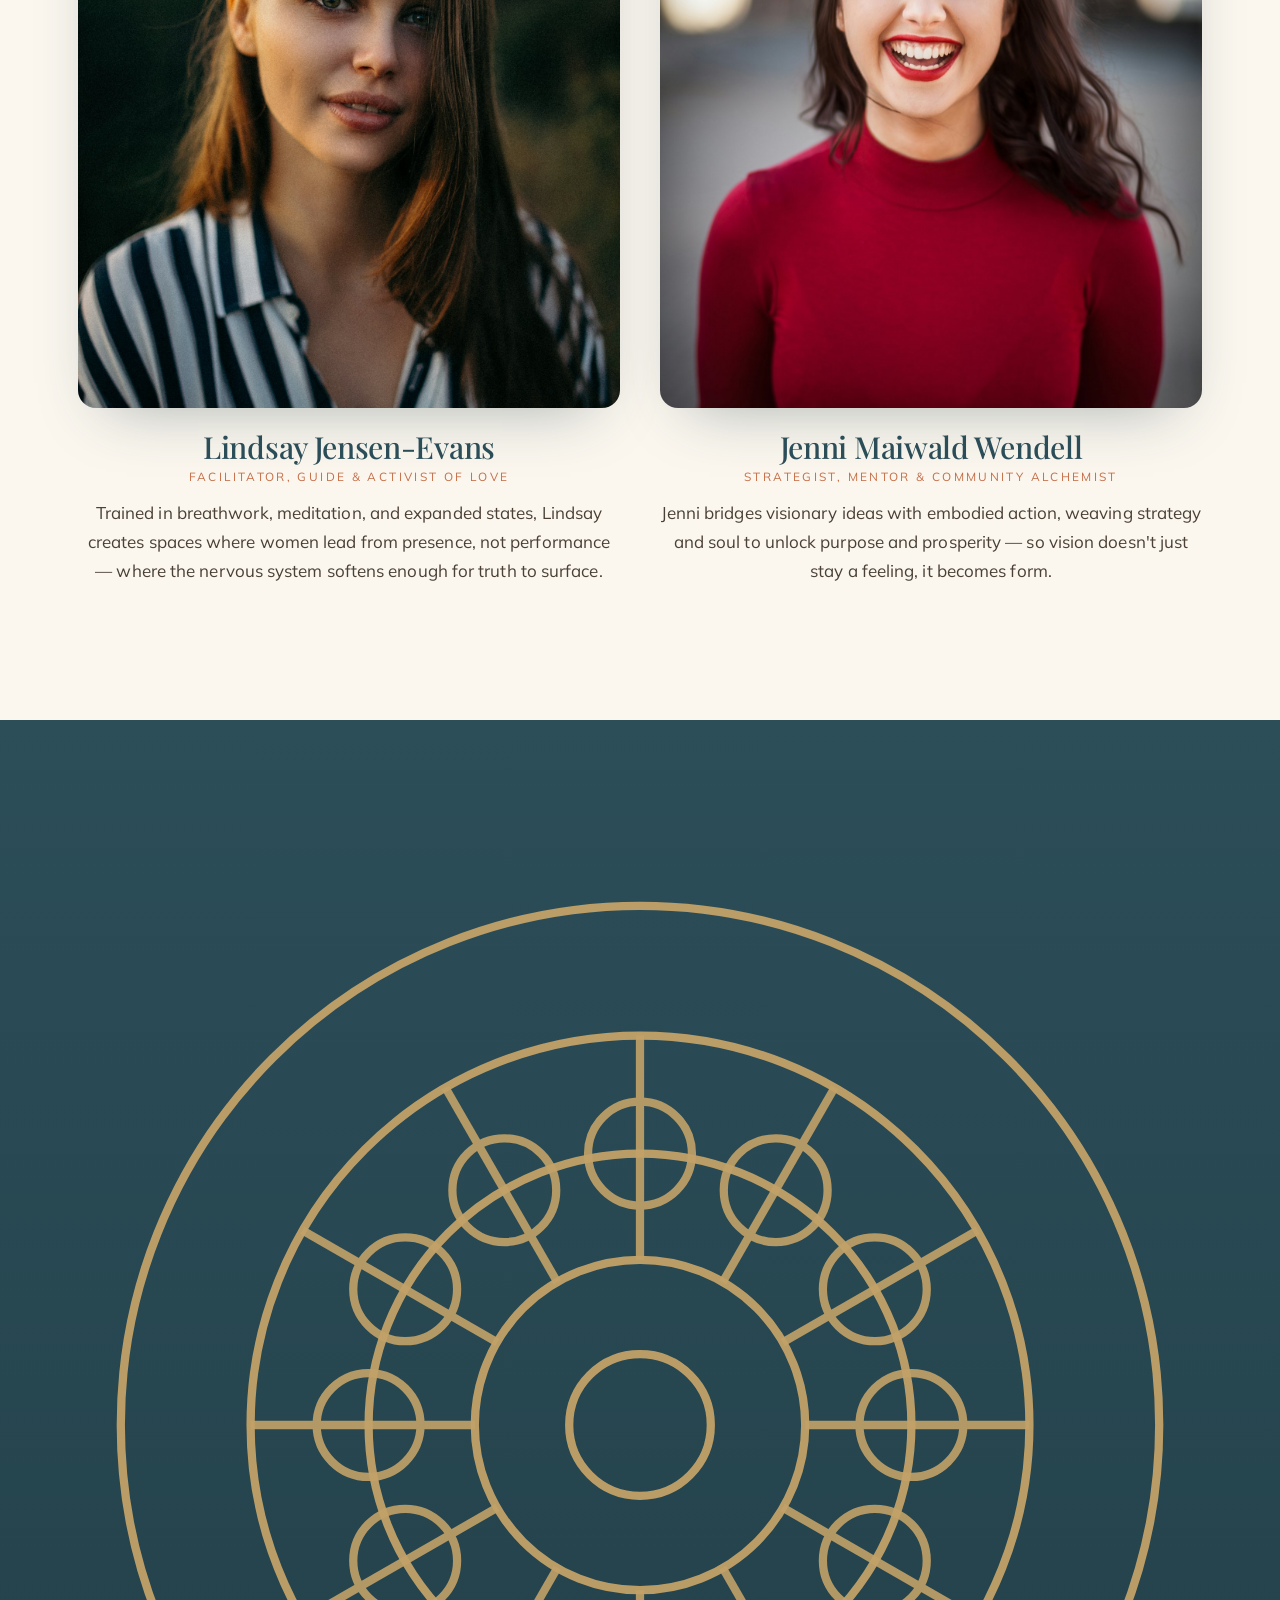
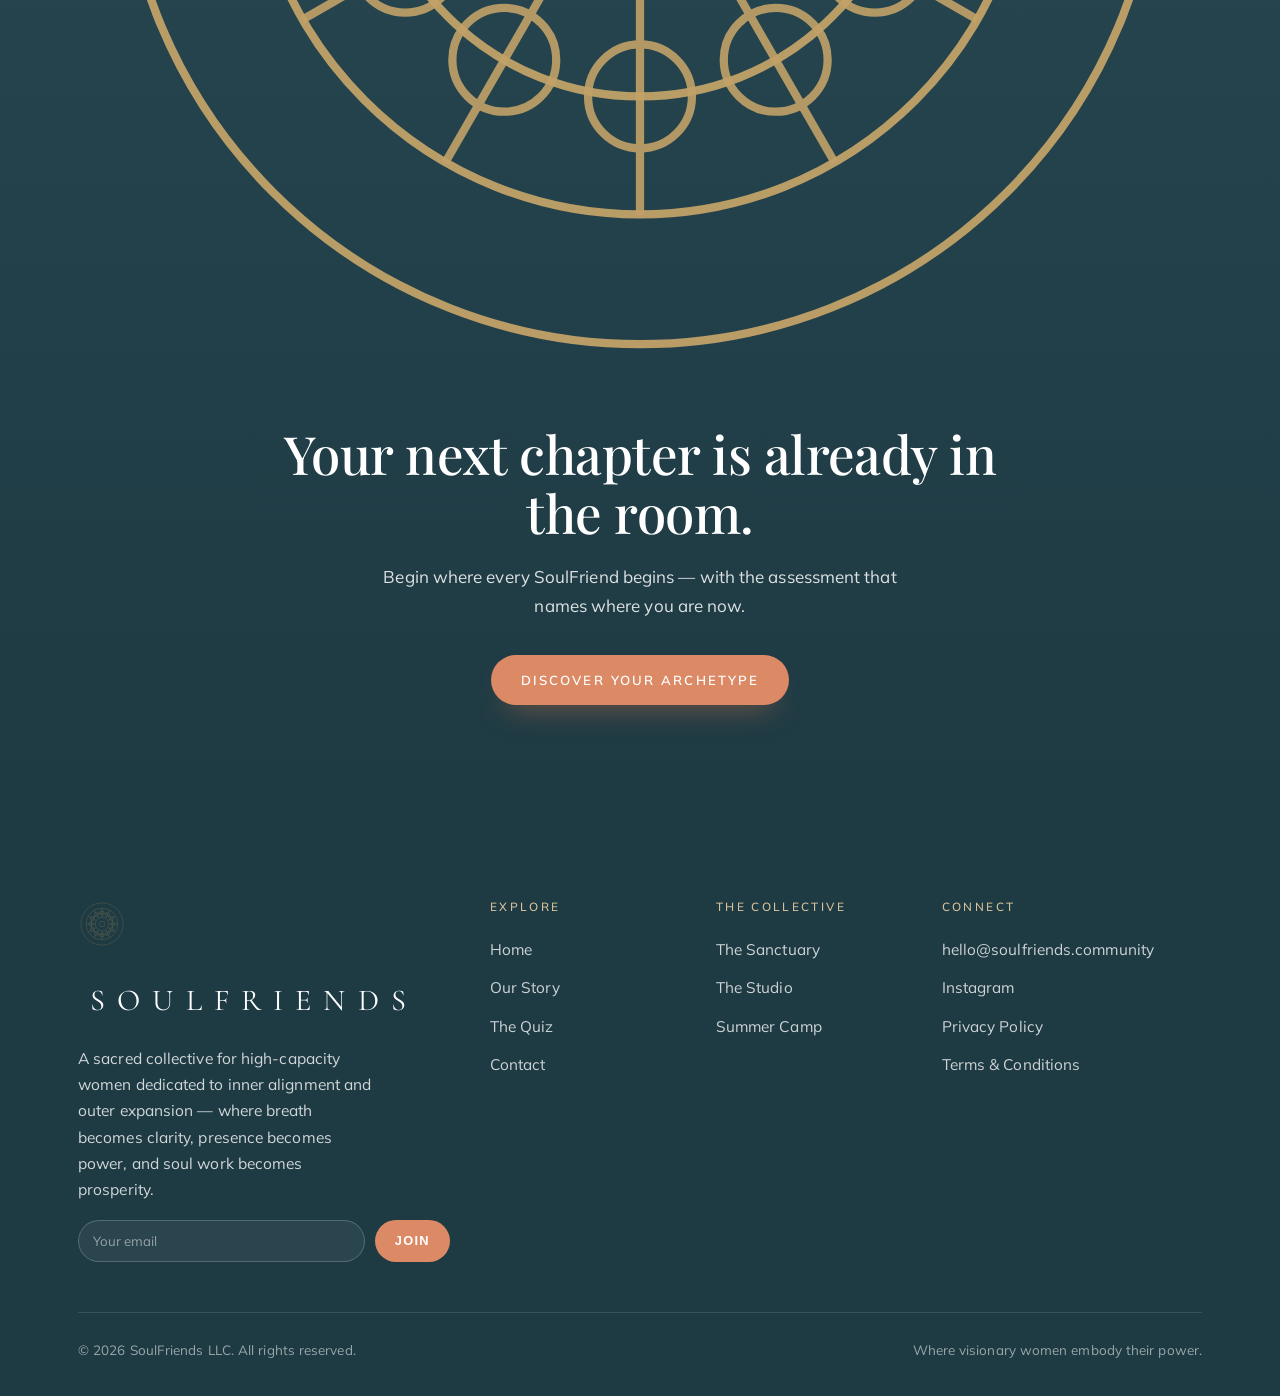
<file: about.html>
<!DOCTYPE html><html lang="en"><head>
<meta charset="utf-8"><meta name="viewport" content="width=device-width,initial-scale=1">
<title>About SoulFriends &mdash; Our Story</title><meta name="description" content="SoulFriends began with eleven visionary women, two days of breathwork, and one question. Meet the founders and the philosophy behind the collective.">
<meta property="og:title" content="About SoulFriends &mdash; Our Story"><meta property="og:description" content="SoulFriends began with eleven visionary women, two days of breathwork, and one question. Meet the founders and the philosophy behind the collective.">
<link rel="preconnect" href="https://fonts.googleapis.com"><link rel="preconnect" href="https://fonts.gstatic.com" crossorigin><link href="https://fonts.googleapis.com/css2?family=Playfair+Display:ital,wght@0,400;0,500;0,600;0,700;1,400;1,500&family=Cormorant+Garamond:wght@300;400;500;600&family=Mulish:wght@300;400;500;600;700&display=swap" rel="stylesheet"><link rel="stylesheet" href="styles.css">
<link rel="icon" href="data:image/svg+xml,%3Csvg xmlns='http://www.w3.org/2000/svg' viewBox='0 0 32 32'%3E%3Ccircle cx='16' cy='16' r='14' fill='%23DC8A66'/%3E%3C/svg%3E">
</head><body><header class="nav solid" id="nav">
<a href="index.html" class="nav-logo">SOULFRIENDS</a>
<nav class="nav-links">
  <li class="has-drop" style="list-style:none"><a href="#">The Collective &#9662;</a>
    <div class="drop"><a href="sanctuary.html">The Sanctuary</a><a href="studio.html">The Studio</a><a href="summer-camp.html">Summer Camp</a></div></li>
  <li class="has-drop" style="list-style:none"><a href="about.html">About &#9662;</a>
    <div class="drop"><a href="about.html">Our Story</a><a href="contact.html">Contact</a></div></li>
  <a href="quiz.html">The Quiz</a>
  <a href="quiz.html" class="nav-cta">Find Your Archetype</a>
</nav>
<button class="nav-burger" aria-label="Menu"><span></span><span></span><span></span></button>
</header>
<div class="mobile-menu"><button class="mobile-close" aria-label="Close">&times;</button>
<a href="index.html">Home</a><a href="about.html">Our Story</a><a href="sanctuary.html">The Sanctuary</a>
<a href="studio.html">The Studio</a><a href="summer-camp.html">Summer Camp</a><a href="quiz.html">The Quiz</a><a href="contact.html">Contact</a>
</div><main>
<section class="phero"><svg class="mandala" viewBox="0 0 100 100" fill="none" xmlns="http://www.w3.org/2000/svg" aria-hidden="true">
<g stroke="#C2A268" stroke-width="0.7" opacity="0.95">
<circle cx="50" cy="50" r="6"/><circle cx="50" cy="50" r="14"/><circle cx="50" cy="50" r="23"/><circle cx="50" cy="50" r="33"/><circle cx="50" cy="50" r="44"/>
</g>
<g stroke="#C2A268" stroke-width="0.7" opacity="0.9"><line x1="64.0" y1="50.0" x2="83.0" y2="50.0"/><circle cx="73.0" cy="50.0" r="4.4"/><line x1="62.1" y1="57.0" x2="78.6" y2="66.5"/><circle cx="69.9" cy="61.5" r="4.4"/><line x1="57.0" y1="62.1" x2="66.5" y2="78.6"/><circle cx="61.5" cy="69.9" r="4.4"/><line x1="50.0" y1="64.0" x2="50.0" y2="83.0"/><circle cx="50.0" cy="73.0" r="4.4"/><line x1="43.0" y1="62.1" x2="33.5" y2="78.6"/><circle cx="38.5" cy="69.9" r="4.4"/><line x1="37.9" y1="57.0" x2="21.4" y2="66.5"/><circle cx="30.1" cy="61.5" r="4.4"/><line x1="36.0" y1="50.0" x2="17.0" y2="50.0"/><circle cx="27.0" cy="50.0" r="4.4"/><line x1="37.9" y1="43.0" x2="21.4" y2="33.5"/><circle cx="30.1" cy="38.5" r="4.4"/><line x1="43.0" y1="37.9" x2="33.5" y2="21.4"/><circle cx="38.5" cy="30.1" r="4.4"/><line x1="50.0" y1="36.0" x2="50.0" y2="17.0"/><circle cx="50.0" cy="27.0" r="4.4"/><line x1="57.0" y1="37.9" x2="66.5" y2="21.4"/><circle cx="61.5" cy="30.1" r="4.4"/><line x1="62.1" y1="43.0" x2="78.6" y2="33.5"/><circle cx="69.9" cy="38.5" r="4.4"/></g></svg><span class="eyebrow" style="color:var(--gold-soft)">Our Story</span>
<h1>It began with eleven women.</h1>
<p>Two days of breathwork and wild conversation. One question that wouldn't let go.</p></section>

<section class="s s-cream"><div class="wrap two-col">
 <div class="reveal"><span class="eyebrow">The Origin</span><h2>One anchoring question.</h2>
 <p class="serif-italic" style="font-size:1.3rem;color:var(--coral-deep)">&ldquo;What are we each truly here to do &mdash; and who do we need around us to become her?&rdquo;</p>
 <p>SoulFriends was never meant to be just another networking space. From those first moments, something rare emerged: a space where women could exhale, soften, and be seen not for what they've achieved, but for who they truly are.</p>
 <p>We built soul-deep connections that transcended status, bank accounts, and bios &mdash; connections that expand creative vision, that accelerate aligned wealth, that awaken a deeper wisdom. And we knew: this is the kind of space we want for the next 40+ years.</p>
 </div>
 <div class="reveal d1"><div class="figure tall" data-zoom style="background-image:linear-gradient(160deg,rgba(44,78,89,.18),rgba(30,58,67,.42)),url(assets/circle.jpg);"></div></div>
</div></section>

<section class="s s-teal"><div class="wrap"><div class="quote-block reveal">
 <div class="qmark">&ldquo;</div>
 <blockquote>Close relationships keep us happy, healthy, and living longer &mdash; more than money, fame, or career success.</blockquote>
 <cite>Harvard Study of Adult Development</cite>
</div>
<p class="center reveal" style="max-width:680px;margin:34px auto 0;color:rgba(255,255,255,.82)">Yet most visionary women spend decades building without ever being truly witnessed in the fullness of who they are. SoulFriends exists to change that.</p>
</div></section>

<section class="s s-cream"><div class="wrap center">
 <span class="eyebrow reveal">What We Stand For</span><h2 class="reveal narrow">Stewards of freedom, wealth, breath, and soul.</h2>
 <div class="pillars">
  <div class="pillar reveal"><svg class="ic" viewBox="0 0 60 60" fill="none" stroke="#DC8A66" stroke-width="1.6"><circle cx="23" cy="30" r="15"/><circle cx="37" cy="30" r="15"/></svg><h3>Relational Longevity</h3><p>Life-extending connections with women who reflect, resource, and rise with you.</p></div>
  <div class="pillar reveal d1"><svg class="ic" viewBox="0 0 60 60" fill="none" stroke="#DC8A66" stroke-width="1.6"><path d="M30 10c6 9 14 9 14 20a14 14 0 1 1-28 0c0-11 8-11 14-20z"/><path d="M30 30v14M24 36h12"/></svg><h3>Soul-Aligned Prosperity</h3><p>Wealth that reflects your essence and sustains your evolution. Income that feels like freedom.</p></div>
  <div class="pillar reveal d2"><svg class="ic" viewBox="0 0 60 60" fill="none" stroke="#DC8A66" stroke-width="1.6"><path d="M30 46c0-10 14-8 14-20a14 14 0 0 0-28 0c0 6 4 8 8 10"/><circle cx="30" cy="26" r="4"/></svg><h3>Coherent Creation</h3><p>ThetaBreath practices and embodied frameworks that turn vision into form at speed.</p></div>
 </div>
</div></section>

<section class="s s-paper"><div class="wrap center">
 <span class="eyebrow reveal">Meet the Founders</span><h2 class="reveal narrow">Held by two women who walk it.</h2>
 <div class="founders">
  <div class="founder reveal"><div class="ph" data-zoom style="background-image:url(assets/founder1.jpg)"></div><h3>Lindsay Jensen-Evans</h3><div class="role">Facilitator, Guide &amp; Activist of Love</div><p>Trained in breathwork, meditation, and expanded states, Lindsay creates spaces where women lead from presence, not performance &mdash; where the nervous system softens enough for truth to surface.</p></div>
  <div class="founder reveal d1"><div class="ph" data-zoom style="background-image:url(assets/founder2.jpg)"></div><h3>Jenni Maiwald Wendell</h3><div class="role">Strategist, Mentor &amp; Community Alchemist</div><p>Jenni bridges visionary ideas with embodied action, weaving strategy and soul to unlock purpose and prosperity &mdash; so vision doesn't just stay a feeling, it becomes form.</p></div>
 </div>
</div></section>

<section class="s-teal"><div class="wrap cta-band reveal"><svg class="mandala" viewBox="0 0 100 100" fill="none" xmlns="http://www.w3.org/2000/svg" aria-hidden="true">
<g stroke="#C2A268" stroke-width="0.7" opacity="0.95">
<circle cx="50" cy="50" r="6"/><circle cx="50" cy="50" r="14"/><circle cx="50" cy="50" r="23"/><circle cx="50" cy="50" r="33"/><circle cx="50" cy="50" r="44"/>
</g>
<g stroke="#C2A268" stroke-width="0.7" opacity="0.9"><line x1="64.0" y1="50.0" x2="83.0" y2="50.0"/><circle cx="73.0" cy="50.0" r="4.4"/><line x1="62.1" y1="57.0" x2="78.6" y2="66.5"/><circle cx="69.9" cy="61.5" r="4.4"/><line x1="57.0" y1="62.1" x2="66.5" y2="78.6"/><circle cx="61.5" cy="69.9" r="4.4"/><line x1="50.0" y1="64.0" x2="50.0" y2="83.0"/><circle cx="50.0" cy="73.0" r="4.4"/><line x1="43.0" y1="62.1" x2="33.5" y2="78.6"/><circle cx="38.5" cy="69.9" r="4.4"/><line x1="37.9" y1="57.0" x2="21.4" y2="66.5"/><circle cx="30.1" cy="61.5" r="4.4"/><line x1="36.0" y1="50.0" x2="17.0" y2="50.0"/><circle cx="27.0" cy="50.0" r="4.4"/><line x1="37.9" y1="43.0" x2="21.4" y2="33.5"/><circle cx="30.1" cy="38.5" r="4.4"/><line x1="43.0" y1="37.9" x2="33.5" y2="21.4"/><circle cx="38.5" cy="30.1" r="4.4"/><line x1="50.0" y1="36.0" x2="50.0" y2="17.0"/><circle cx="50.0" cy="27.0" r="4.4"/><line x1="57.0" y1="37.9" x2="66.5" y2="21.4"/><circle cx="61.5" cy="30.1" r="4.4"/><line x1="62.1" y1="43.0" x2="78.6" y2="33.5"/><circle cx="69.9" cy="38.5" r="4.4"/></g></svg>
 <h2>Your next chapter is already in the room.</h2>
 <p>Begin where every SoulFriend begins &mdash; with the assessment that names where you are now.</p>
 <a href="quiz.html" class="btn btn-primary">Discover Your Archetype</a>
</div></section>
</main><footer class="footer"><div class="wrap">
<div class="footer-grid">
 <div><svg class="foot-mandala" viewBox="0 0 100 100" fill="none" xmlns="http://www.w3.org/2000/svg" aria-hidden="true">
<g stroke="#C2A268" stroke-width="0.7" opacity="0.95">
<circle cx="50" cy="50" r="6"/><circle cx="50" cy="50" r="14"/><circle cx="50" cy="50" r="23"/><circle cx="50" cy="50" r="33"/><circle cx="50" cy="50" r="44"/>
</g>
<g stroke="#C2A268" stroke-width="0.7" opacity="0.9"><line x1="64.0" y1="50.0" x2="83.0" y2="50.0"/><circle cx="73.0" cy="50.0" r="4.4"/><line x1="62.1" y1="57.0" x2="78.6" y2="66.5"/><circle cx="69.9" cy="61.5" r="4.4"/><line x1="57.0" y1="62.1" x2="66.5" y2="78.6"/><circle cx="61.5" cy="69.9" r="4.4"/><line x1="50.0" y1="64.0" x2="50.0" y2="83.0"/><circle cx="50.0" cy="73.0" r="4.4"/><line x1="43.0" y1="62.1" x2="33.5" y2="78.6"/><circle cx="38.5" cy="69.9" r="4.4"/><line x1="37.9" y1="57.0" x2="21.4" y2="66.5"/><circle cx="30.1" cy="61.5" r="4.4"/><line x1="36.0" y1="50.0" x2="17.0" y2="50.0"/><circle cx="27.0" cy="50.0" r="4.4"/><line x1="37.9" y1="43.0" x2="21.4" y2="33.5"/><circle cx="30.1" cy="38.5" r="4.4"/><line x1="43.0" y1="37.9" x2="33.5" y2="21.4"/><circle cx="38.5" cy="30.1" r="4.4"/><line x1="50.0" y1="36.0" x2="50.0" y2="17.0"/><circle cx="50.0" cy="27.0" r="4.4"/><line x1="57.0" y1="37.9" x2="66.5" y2="21.4"/><circle cx="61.5" cy="30.1" r="4.4"/><line x1="62.1" y1="43.0" x2="78.6" y2="33.5"/><circle cx="69.9" cy="38.5" r="4.4"/></g></svg><div class="footer-logo">SOULFRIENDS</div>
   <p class="blurb">A sacred collective for high-capacity women dedicated to inner alignment and outer expansion &mdash; where breath becomes clarity, presence becomes power, and soul work becomes prosperity.</p>
   <form class="news" data-demo onsubmit="return false"><input type="email" placeholder="Your email" aria-label="email" required><button>Join</button></form>
 </div>
 <div><h4>Explore</h4><a href="index.html">Home</a><a href="about.html">Our Story</a><a href="quiz.html">The Quiz</a><a href="contact.html">Contact</a></div>
 <div><h4>The Collective</h4><a href="sanctuary.html">The Sanctuary</a><a href="studio.html">The Studio</a><a href="summer-camp.html">Summer Camp</a></div>
 <div><h4>Connect</h4><a href="contact.html">hello@soulfriends.community</a><a href="#">Instagram</a><a href="privacy.html">Privacy Policy</a><a href="terms.html">Terms &amp; Conditions</a></div>
</div>
<div class="footer-bottom"><span>&copy; <span class="yr"></span> SoulFriends LLC. All rights reserved.</span>
<span>Where visionary women embody their power.</span></div>
</div></footer><div class="demo-ribbon">&#10022; <b>Concept rebuild</b> crafted for SoulFriends by BuildMyTribe &mdash; a preview of the reimagined site. <a href="https://www.soulfriends.community" target="_blank" rel="noopener">View current site &#8594;</a></div><script src="app.js" defer></script></body></html>
</file>
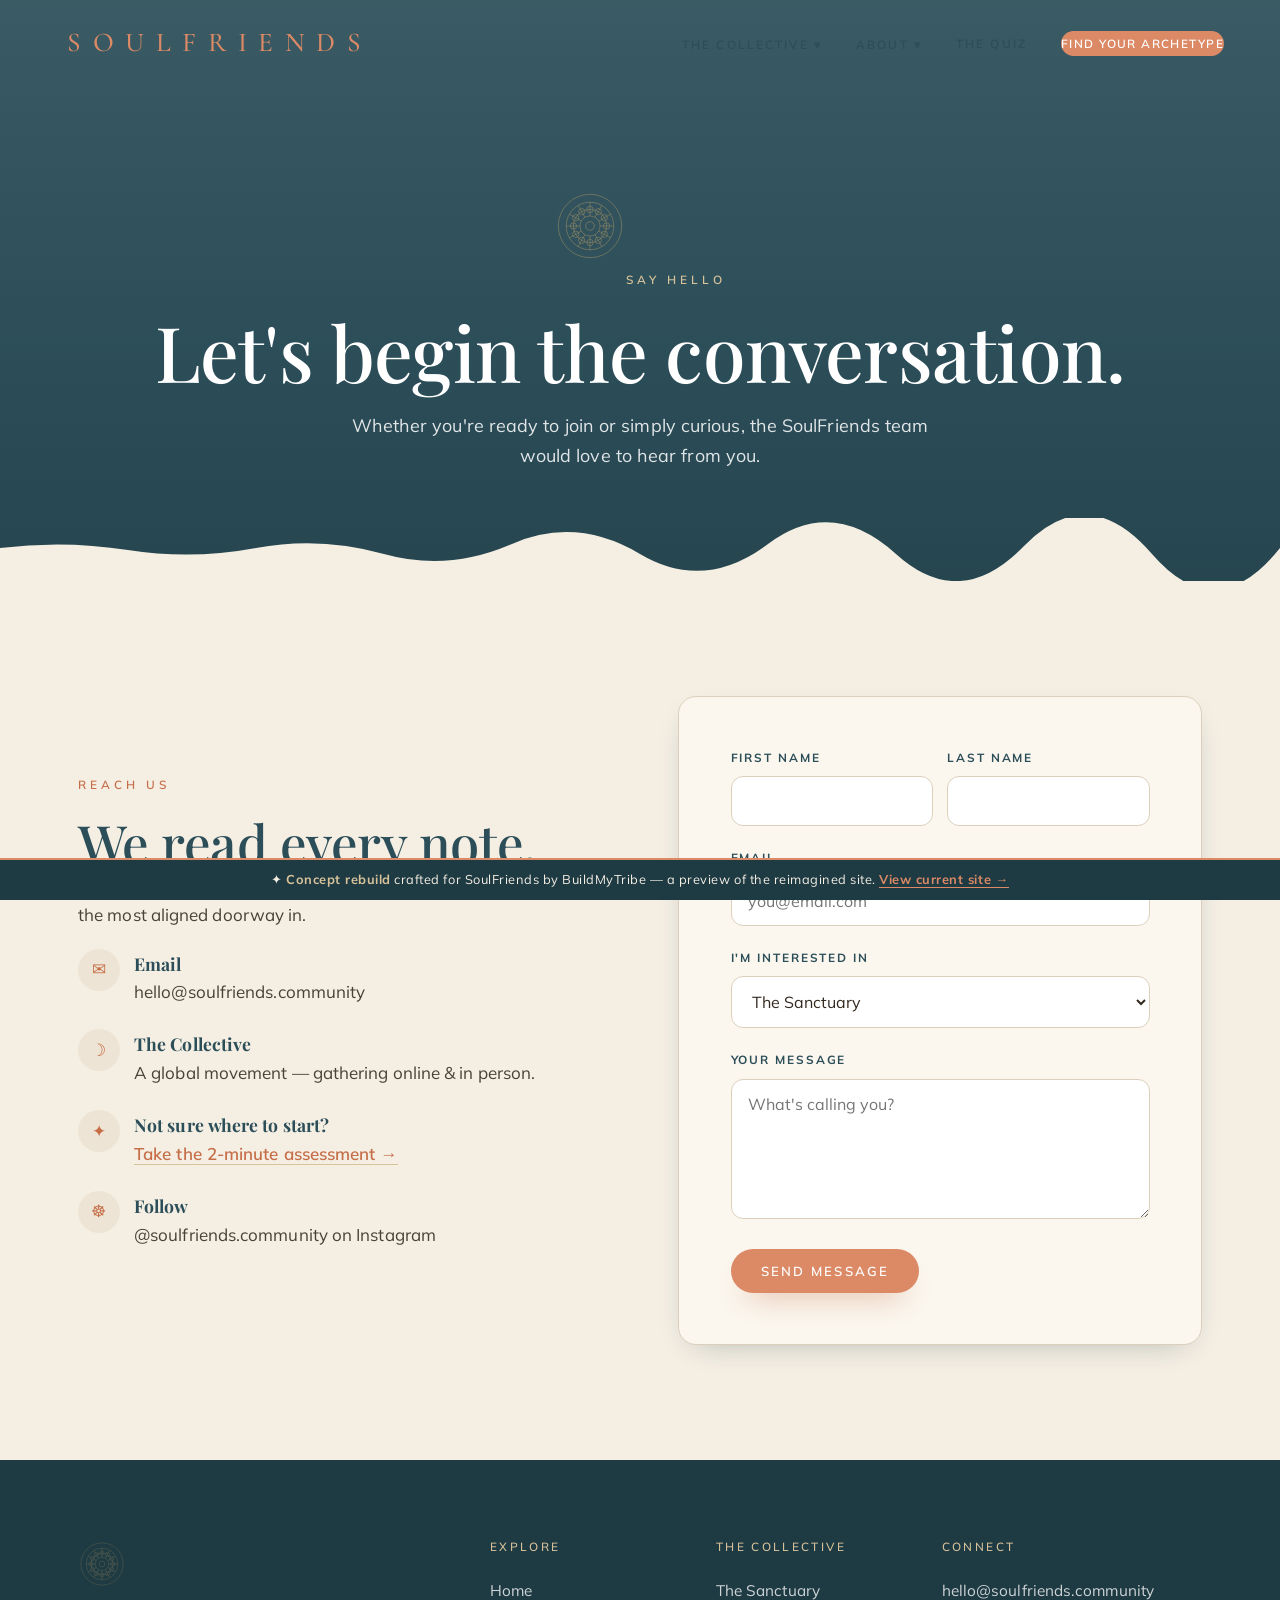
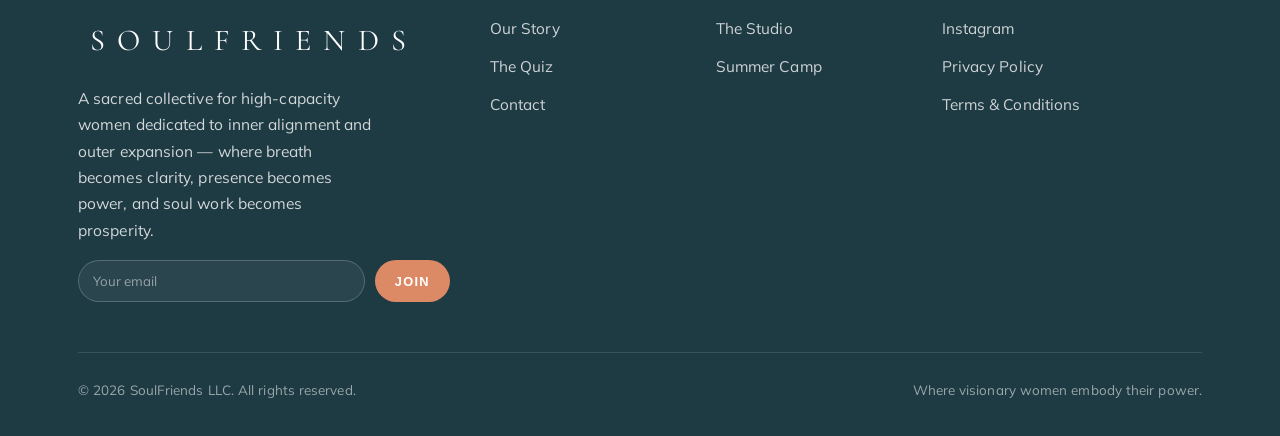
<file: contact.html>
<!DOCTYPE html><html lang="en"><head>
<meta charset="utf-8"><meta name="viewport" content="width=device-width,initial-scale=1">
<title>Contact &mdash; SoulFriends</title><meta name="description" content="Reach the SoulFriends team. Whether you're ready to join or simply curious, we'd love to hear from you.">
<meta property="og:title" content="Contact &mdash; SoulFriends"><meta property="og:description" content="Reach the SoulFriends team. Whether you're ready to join or simply curious, we'd love to hear from you.">
<link rel="preconnect" href="https://fonts.googleapis.com"><link rel="preconnect" href="https://fonts.gstatic.com" crossorigin><link href="https://fonts.googleapis.com/css2?family=Playfair+Display:ital,wght@0,400;0,500;0,600;0,700;1,400;1,500&family=Cormorant+Garamond:wght@300;400;500;600&family=Mulish:wght@300;400;500;600;700&display=swap" rel="stylesheet"><link rel="stylesheet" href="styles.css">
<link rel="icon" href="data:image/svg+xml,%3Csvg xmlns='http://www.w3.org/2000/svg' viewBox='0 0 32 32'%3E%3Ccircle cx='16' cy='16' r='14' fill='%23DC8A66'/%3E%3C/svg%3E">
</head><body><header class="nav solid" id="nav">
<a href="index.html" class="nav-logo">SOULFRIENDS</a>
<nav class="nav-links">
  <li class="has-drop" style="list-style:none"><a href="#">The Collective &#9662;</a>
    <div class="drop"><a href="sanctuary.html">The Sanctuary</a><a href="studio.html">The Studio</a><a href="summer-camp.html">Summer Camp</a></div></li>
  <li class="has-drop" style="list-style:none"><a href="about.html">About &#9662;</a>
    <div class="drop"><a href="about.html">Our Story</a><a href="contact.html">Contact</a></div></li>
  <a href="quiz.html">The Quiz</a>
  <a href="quiz.html" class="nav-cta">Find Your Archetype</a>
</nav>
<button class="nav-burger" aria-label="Menu"><span></span><span></span><span></span></button>
</header>
<div class="mobile-menu"><button class="mobile-close" aria-label="Close">&times;</button>
<a href="index.html">Home</a><a href="about.html">Our Story</a><a href="sanctuary.html">The Sanctuary</a>
<a href="studio.html">The Studio</a><a href="summer-camp.html">Summer Camp</a><a href="quiz.html">The Quiz</a><a href="contact.html">Contact</a>
</div><main>
<section class="phero"><svg class="mandala" viewBox="0 0 100 100" fill="none" xmlns="http://www.w3.org/2000/svg" aria-hidden="true">
<g stroke="#C2A268" stroke-width="0.7" opacity="0.95">
<circle cx="50" cy="50" r="6"/><circle cx="50" cy="50" r="14"/><circle cx="50" cy="50" r="23"/><circle cx="50" cy="50" r="33"/><circle cx="50" cy="50" r="44"/>
</g>
<g stroke="#C2A268" stroke-width="0.7" opacity="0.9"><line x1="64.0" y1="50.0" x2="83.0" y2="50.0"/><circle cx="73.0" cy="50.0" r="4.4"/><line x1="62.1" y1="57.0" x2="78.6" y2="66.5"/><circle cx="69.9" cy="61.5" r="4.4"/><line x1="57.0" y1="62.1" x2="66.5" y2="78.6"/><circle cx="61.5" cy="69.9" r="4.4"/><line x1="50.0" y1="64.0" x2="50.0" y2="83.0"/><circle cx="50.0" cy="73.0" r="4.4"/><line x1="43.0" y1="62.1" x2="33.5" y2="78.6"/><circle cx="38.5" cy="69.9" r="4.4"/><line x1="37.9" y1="57.0" x2="21.4" y2="66.5"/><circle cx="30.1" cy="61.5" r="4.4"/><line x1="36.0" y1="50.0" x2="17.0" y2="50.0"/><circle cx="27.0" cy="50.0" r="4.4"/><line x1="37.9" y1="43.0" x2="21.4" y2="33.5"/><circle cx="30.1" cy="38.5" r="4.4"/><line x1="43.0" y1="37.9" x2="33.5" y2="21.4"/><circle cx="38.5" cy="30.1" r="4.4"/><line x1="50.0" y1="36.0" x2="50.0" y2="17.0"/><circle cx="50.0" cy="27.0" r="4.4"/><line x1="57.0" y1="37.9" x2="66.5" y2="21.4"/><circle cx="61.5" cy="30.1" r="4.4"/><line x1="62.1" y1="43.0" x2="78.6" y2="33.5"/><circle cx="69.9" cy="38.5" r="4.4"/></g></svg><span class="eyebrow" style="color:var(--gold-soft)">Say Hello</span>
<h1>Let's begin the conversation.</h1>
<p>Whether you're ready to join or simply curious, the SoulFriends team would love to hear from you.</p></section>

<section class="s s-cream"><div class="wrap two-col">
 <div class="reveal"><span class="eyebrow">Reach Us</span><h2>We read every note.</h2>
  <p>Tell us where you are and what you're craving &mdash; we'll point you to the most aligned doorway in.</p>
  <div class="info-line"><span class="ic">&#9993;</span><div><b>Email</b>hello@soulfriends.community</div></div>
  <div class="info-line"><span class="ic">&#9789;</span><div><b>The Collective</b>A global movement &mdash; gathering online &amp; in person.</div></div>
  <div class="info-line"><span class="ic">&#10022;</span><div><b>Not sure where to start?</b><a href="quiz.html" class="textlink">Take the 2-minute assessment &#8594;</a></div></div>
  <div class="info-line"><span class="ic">&#9784;</span><div><b>Follow</b>@soulfriends.community on Instagram</div></div>
 </div>
 <form class="form-card reveal d1" data-demo>
  <div class="contact-grid"><div class="field"><label>First name</label><input required></div><div class="field"><label>Last name</label><input></div></div>
  <div class="field"><label>Email</label><input type="email" required placeholder="you@email.com"></div>
  <div class="field"><label>I'm interested in</label><select><option>The Sanctuary</option><option>The Studio</option><option>Summer Camp</option><option>Just saying hello</option></select></div>
  <div class="field"><label>Your message</label><textarea placeholder="What's calling you?"></textarea></div>
  <button class="btn btn-primary" type="submit">Send Message</button>
 </form>
</div></section>
</main><footer class="footer"><div class="wrap">
<div class="footer-grid">
 <div><svg class="foot-mandala" viewBox="0 0 100 100" fill="none" xmlns="http://www.w3.org/2000/svg" aria-hidden="true">
<g stroke="#C2A268" stroke-width="0.7" opacity="0.95">
<circle cx="50" cy="50" r="6"/><circle cx="50" cy="50" r="14"/><circle cx="50" cy="50" r="23"/><circle cx="50" cy="50" r="33"/><circle cx="50" cy="50" r="44"/>
</g>
<g stroke="#C2A268" stroke-width="0.7" opacity="0.9"><line x1="64.0" y1="50.0" x2="83.0" y2="50.0"/><circle cx="73.0" cy="50.0" r="4.4"/><line x1="62.1" y1="57.0" x2="78.6" y2="66.5"/><circle cx="69.9" cy="61.5" r="4.4"/><line x1="57.0" y1="62.1" x2="66.5" y2="78.6"/><circle cx="61.5" cy="69.9" r="4.4"/><line x1="50.0" y1="64.0" x2="50.0" y2="83.0"/><circle cx="50.0" cy="73.0" r="4.4"/><line x1="43.0" y1="62.1" x2="33.5" y2="78.6"/><circle cx="38.5" cy="69.9" r="4.4"/><line x1="37.9" y1="57.0" x2="21.4" y2="66.5"/><circle cx="30.1" cy="61.5" r="4.4"/><line x1="36.0" y1="50.0" x2="17.0" y2="50.0"/><circle cx="27.0" cy="50.0" r="4.4"/><line x1="37.9" y1="43.0" x2="21.4" y2="33.5"/><circle cx="30.1" cy="38.5" r="4.4"/><line x1="43.0" y1="37.9" x2="33.5" y2="21.4"/><circle cx="38.5" cy="30.1" r="4.4"/><line x1="50.0" y1="36.0" x2="50.0" y2="17.0"/><circle cx="50.0" cy="27.0" r="4.4"/><line x1="57.0" y1="37.9" x2="66.5" y2="21.4"/><circle cx="61.5" cy="30.1" r="4.4"/><line x1="62.1" y1="43.0" x2="78.6" y2="33.5"/><circle cx="69.9" cy="38.5" r="4.4"/></g></svg><div class="footer-logo">SOULFRIENDS</div>
   <p class="blurb">A sacred collective for high-capacity women dedicated to inner alignment and outer expansion &mdash; where breath becomes clarity, presence becomes power, and soul work becomes prosperity.</p>
   <form class="news" data-demo onsubmit="return false"><input type="email" placeholder="Your email" aria-label="email" required><button>Join</button></form>
 </div>
 <div><h4>Explore</h4><a href="index.html">Home</a><a href="about.html">Our Story</a><a href="quiz.html">The Quiz</a><a href="contact.html">Contact</a></div>
 <div><h4>The Collective</h4><a href="sanctuary.html">The Sanctuary</a><a href="studio.html">The Studio</a><a href="summer-camp.html">Summer Camp</a></div>
 <div><h4>Connect</h4><a href="contact.html">hello@soulfriends.community</a><a href="#">Instagram</a><a href="privacy.html">Privacy Policy</a><a href="terms.html">Terms &amp; Conditions</a></div>
</div>
<div class="footer-bottom"><span>&copy; <span class="yr"></span> SoulFriends LLC. All rights reserved.</span>
<span>Where visionary women embody their power.</span></div>
</div></footer><div class="demo-ribbon">&#10022; <b>Concept rebuild</b> crafted for SoulFriends by BuildMyTribe &mdash; a preview of the reimagined site. <a href="https://www.soulfriends.community" target="_blank" rel="noopener">View current site &#8594;</a></div><script src="app.js" defer></script></body></html>
</file>
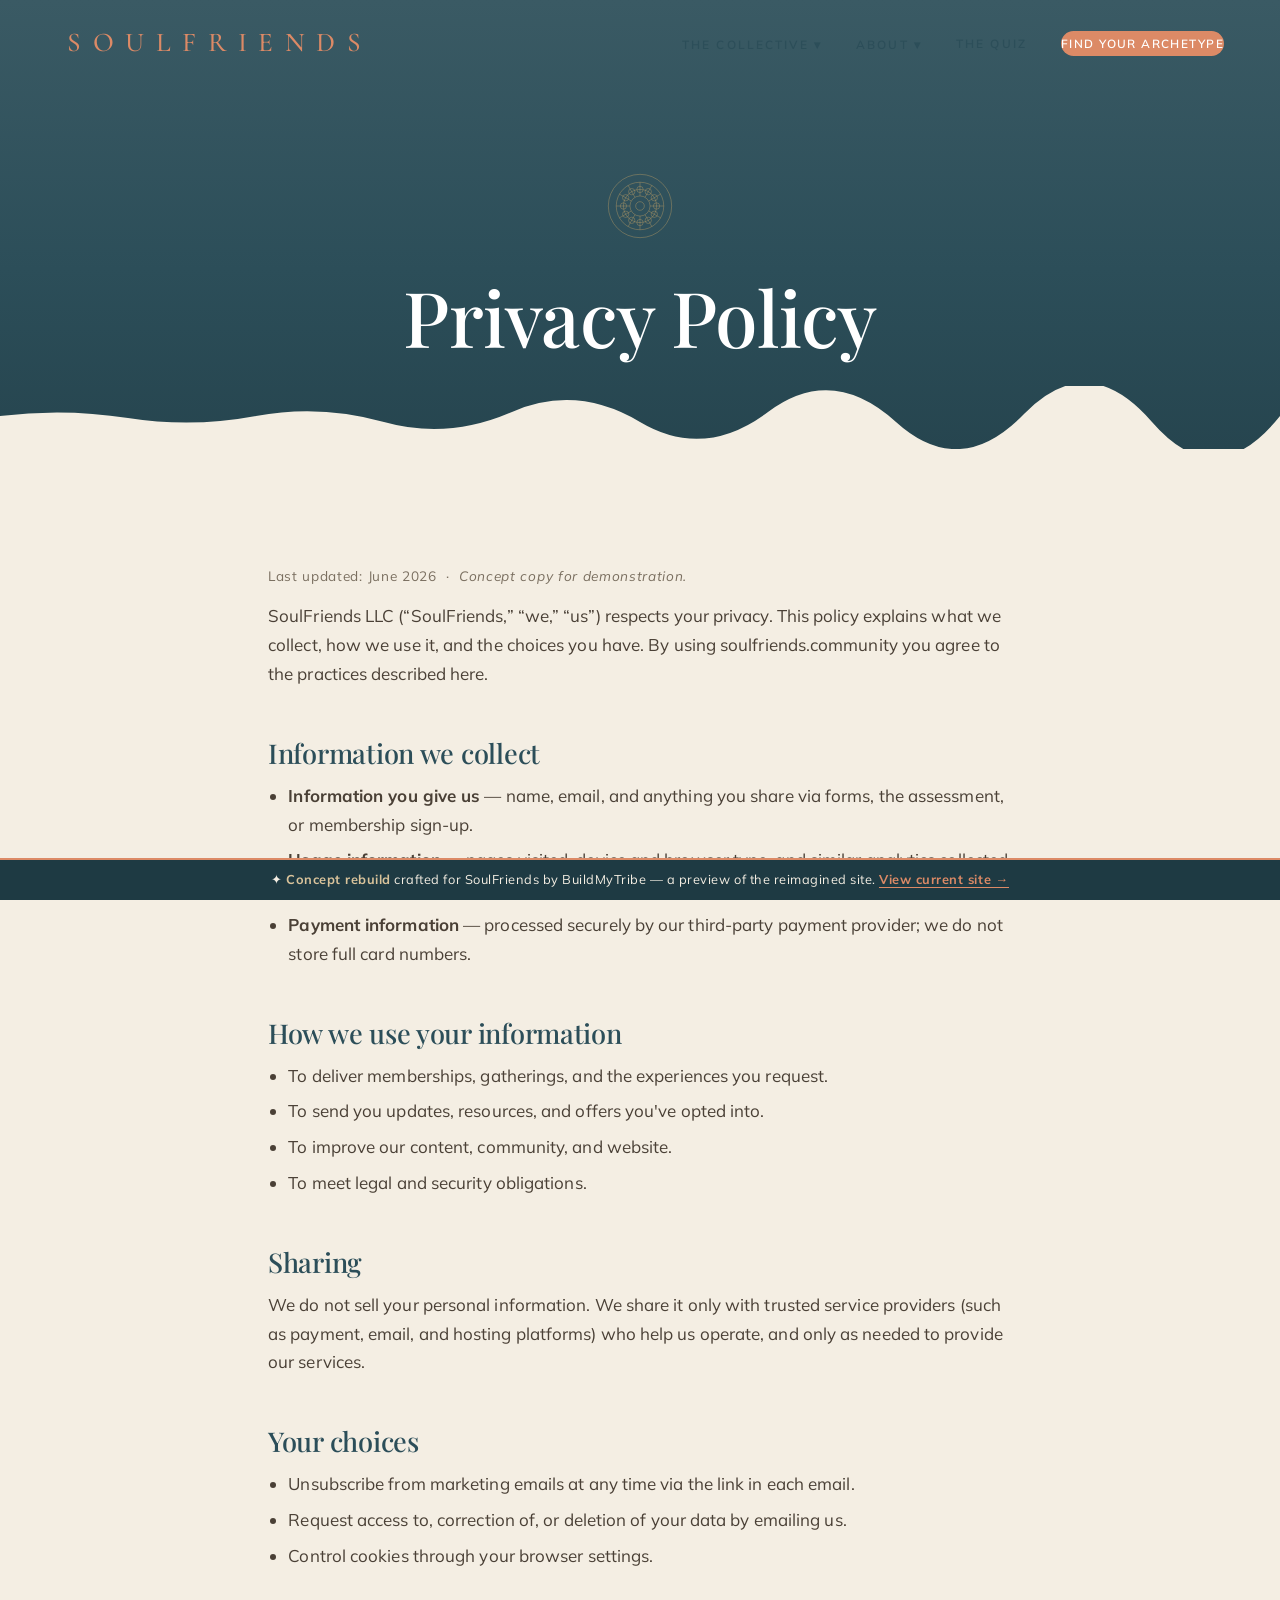
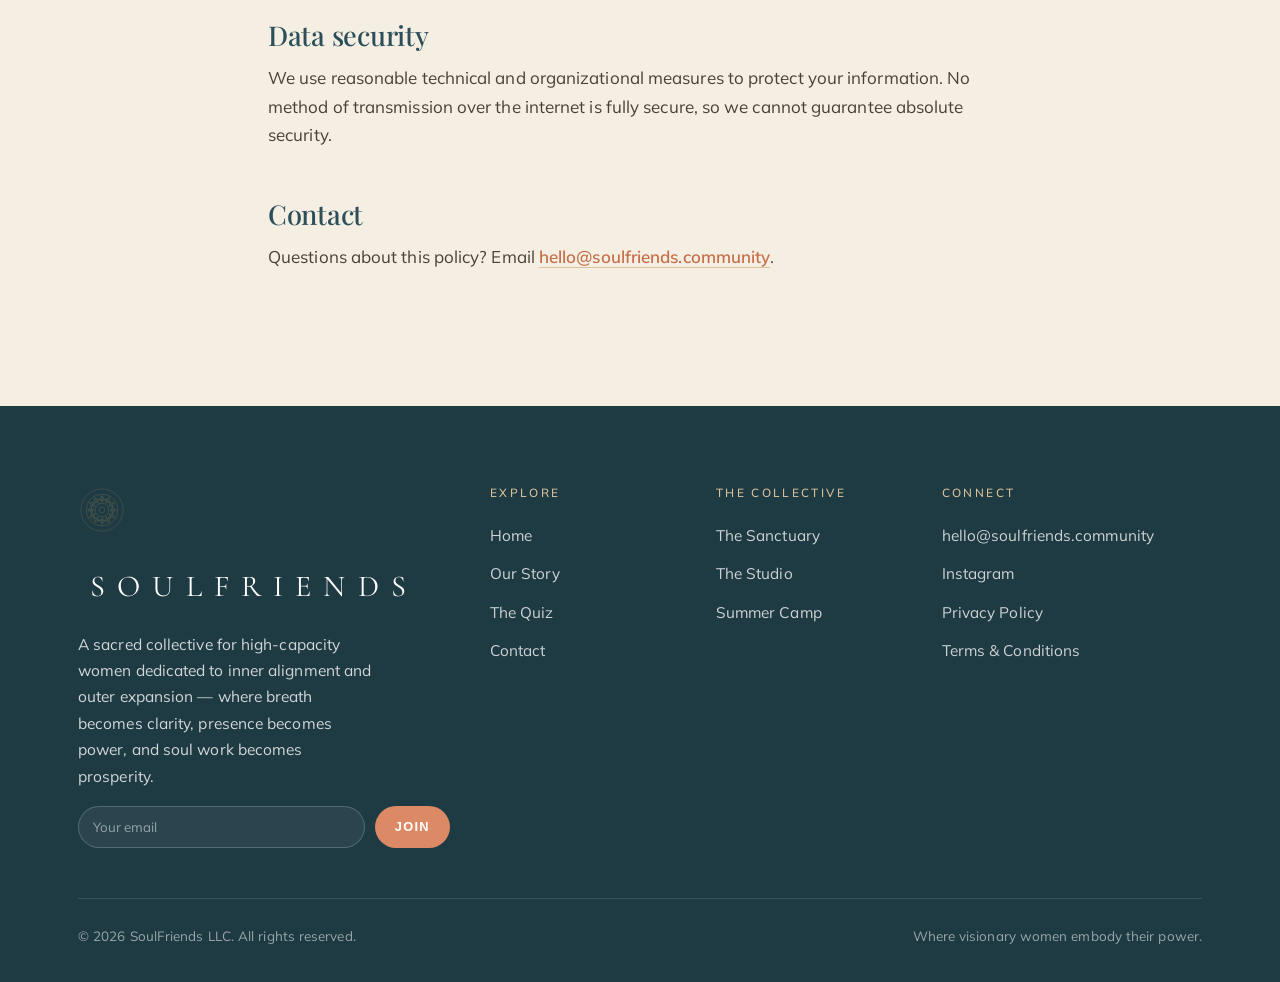
<file: privacy.html>
<!DOCTYPE html><html lang="en"><head>
<meta charset="utf-8"><meta name="viewport" content="width=device-width,initial-scale=1">
<title>Privacy Policy &mdash; SoulFriends</title><meta name="description" content="How SoulFriends collects, uses, and protects your information.">
<meta property="og:title" content="Privacy Policy &mdash; SoulFriends"><meta property="og:description" content="How SoulFriends collects, uses, and protects your information.">
<link rel="preconnect" href="https://fonts.googleapis.com"><link rel="preconnect" href="https://fonts.gstatic.com" crossorigin><link href="https://fonts.googleapis.com/css2?family=Playfair+Display:ital,wght@0,400;0,500;0,600;0,700;1,400;1,500&family=Cormorant+Garamond:wght@300;400;500;600&family=Mulish:wght@300;400;500;600;700&display=swap" rel="stylesheet"><link rel="stylesheet" href="styles.css">
<link rel="icon" href="data:image/svg+xml,%3Csvg xmlns='http://www.w3.org/2000/svg' viewBox='0 0 32 32'%3E%3Ccircle cx='16' cy='16' r='14' fill='%23DC8A66'/%3E%3C/svg%3E">
</head><body><header class="nav solid" id="nav">
<a href="index.html" class="nav-logo">SOULFRIENDS</a>
<nav class="nav-links">
  <li class="has-drop" style="list-style:none"><a href="#">The Collective &#9662;</a>
    <div class="drop"><a href="sanctuary.html">The Sanctuary</a><a href="studio.html">The Studio</a><a href="summer-camp.html">Summer Camp</a></div></li>
  <li class="has-drop" style="list-style:none"><a href="about.html">About &#9662;</a>
    <div class="drop"><a href="about.html">Our Story</a><a href="contact.html">Contact</a></div></li>
  <a href="quiz.html">The Quiz</a>
  <a href="quiz.html" class="nav-cta">Find Your Archetype</a>
</nav>
<button class="nav-burger" aria-label="Menu"><span></span><span></span><span></span></button>
</header>
<div class="mobile-menu"><button class="mobile-close" aria-label="Close">&times;</button>
<a href="index.html">Home</a><a href="about.html">Our Story</a><a href="sanctuary.html">The Sanctuary</a>
<a href="studio.html">The Studio</a><a href="summer-camp.html">Summer Camp</a><a href="quiz.html">The Quiz</a><a href="contact.html">Contact</a>
</div><main>
<section class="phero" style="padding:170px 24px 90px"><svg class="mandala" viewBox="0 0 100 100" fill="none" xmlns="http://www.w3.org/2000/svg" aria-hidden="true">
<g stroke="#C2A268" stroke-width="0.7" opacity="0.95">
<circle cx="50" cy="50" r="6"/><circle cx="50" cy="50" r="14"/><circle cx="50" cy="50" r="23"/><circle cx="50" cy="50" r="33"/><circle cx="50" cy="50" r="44"/>
</g>
<g stroke="#C2A268" stroke-width="0.7" opacity="0.9"><line x1="64.0" y1="50.0" x2="83.0" y2="50.0"/><circle cx="73.0" cy="50.0" r="4.4"/><line x1="62.1" y1="57.0" x2="78.6" y2="66.5"/><circle cx="69.9" cy="61.5" r="4.4"/><line x1="57.0" y1="62.1" x2="66.5" y2="78.6"/><circle cx="61.5" cy="69.9" r="4.4"/><line x1="50.0" y1="64.0" x2="50.0" y2="83.0"/><circle cx="50.0" cy="73.0" r="4.4"/><line x1="43.0" y1="62.1" x2="33.5" y2="78.6"/><circle cx="38.5" cy="69.9" r="4.4"/><line x1="37.9" y1="57.0" x2="21.4" y2="66.5"/><circle cx="30.1" cy="61.5" r="4.4"/><line x1="36.0" y1="50.0" x2="17.0" y2="50.0"/><circle cx="27.0" cy="50.0" r="4.4"/><line x1="37.9" y1="43.0" x2="21.4" y2="33.5"/><circle cx="30.1" cy="38.5" r="4.4"/><line x1="43.0" y1="37.9" x2="33.5" y2="21.4"/><circle cx="38.5" cy="30.1" r="4.4"/><line x1="50.0" y1="36.0" x2="50.0" y2="17.0"/><circle cx="50.0" cy="27.0" r="4.4"/><line x1="57.0" y1="37.9" x2="66.5" y2="21.4"/><circle cx="61.5" cy="30.1" r="4.4"/><line x1="62.1" y1="43.0" x2="78.6" y2="33.5"/><circle cx="69.9" cy="38.5" r="4.4"/></g></svg><h1>Privacy Policy</h1></section>
<section class="s s-cream"><div class="wrap prose">
 <p class="updated">Last updated: June 2026 &nbsp;&middot;&nbsp; <em>Concept copy for demonstration.</em></p>
 <p>SoulFriends LLC (&ldquo;SoulFriends,&rdquo; &ldquo;we,&rdquo; &ldquo;us&rdquo;) respects your privacy. This policy explains what we collect, how we use it, and the choices you have. By using soulfriends.community you agree to the practices described here.</p>
 <h2>Information we collect</h2>
 <ul><li><b>Information you give us</b> &mdash; name, email, and anything you share via forms, the assessment, or membership sign-up.</li>
 <li><b>Usage information</b> &mdash; pages visited, device and browser type, and similar analytics collected automatically.</li>
 <li><b>Payment information</b> &mdash; processed securely by our third-party payment provider; we do not store full card numbers.</li></ul>
 <h2>How we use your information</h2>
 <ul><li>To deliver memberships, gatherings, and the experiences you request.</li><li>To send you updates, resources, and offers you've opted into.</li><li>To improve our content, community, and website.</li><li>To meet legal and security obligations.</li></ul>
 <h2>Sharing</h2>
 <p>We do not sell your personal information. We share it only with trusted service providers (such as payment, email, and hosting platforms) who help us operate, and only as needed to provide our services.</p>
 <h2>Your choices</h2>
 <ul><li>Unsubscribe from marketing emails at any time via the link in each email.</li><li>Request access to, correction of, or deletion of your data by emailing us.</li><li>Control cookies through your browser settings.</li></ul>
 <h2>Data security</h2>
 <p>We use reasonable technical and organizational measures to protect your information. No method of transmission over the internet is fully secure, so we cannot guarantee absolute security.</p>
 <h2>Contact</h2>
 <p>Questions about this policy? Email <a href="contact.html" class="textlink">hello@soulfriends.community</a>.</p>
</div></section>
</main><footer class="footer"><div class="wrap">
<div class="footer-grid">
 <div><svg class="foot-mandala" viewBox="0 0 100 100" fill="none" xmlns="http://www.w3.org/2000/svg" aria-hidden="true">
<g stroke="#C2A268" stroke-width="0.7" opacity="0.95">
<circle cx="50" cy="50" r="6"/><circle cx="50" cy="50" r="14"/><circle cx="50" cy="50" r="23"/><circle cx="50" cy="50" r="33"/><circle cx="50" cy="50" r="44"/>
</g>
<g stroke="#C2A268" stroke-width="0.7" opacity="0.9"><line x1="64.0" y1="50.0" x2="83.0" y2="50.0"/><circle cx="73.0" cy="50.0" r="4.4"/><line x1="62.1" y1="57.0" x2="78.6" y2="66.5"/><circle cx="69.9" cy="61.5" r="4.4"/><line x1="57.0" y1="62.1" x2="66.5" y2="78.6"/><circle cx="61.5" cy="69.9" r="4.4"/><line x1="50.0" y1="64.0" x2="50.0" y2="83.0"/><circle cx="50.0" cy="73.0" r="4.4"/><line x1="43.0" y1="62.1" x2="33.5" y2="78.6"/><circle cx="38.5" cy="69.9" r="4.4"/><line x1="37.9" y1="57.0" x2="21.4" y2="66.5"/><circle cx="30.1" cy="61.5" r="4.4"/><line x1="36.0" y1="50.0" x2="17.0" y2="50.0"/><circle cx="27.0" cy="50.0" r="4.4"/><line x1="37.9" y1="43.0" x2="21.4" y2="33.5"/><circle cx="30.1" cy="38.5" r="4.4"/><line x1="43.0" y1="37.9" x2="33.5" y2="21.4"/><circle cx="38.5" cy="30.1" r="4.4"/><line x1="50.0" y1="36.0" x2="50.0" y2="17.0"/><circle cx="50.0" cy="27.0" r="4.4"/><line x1="57.0" y1="37.9" x2="66.5" y2="21.4"/><circle cx="61.5" cy="30.1" r="4.4"/><line x1="62.1" y1="43.0" x2="78.6" y2="33.5"/><circle cx="69.9" cy="38.5" r="4.4"/></g></svg><div class="footer-logo">SOULFRIENDS</div>
   <p class="blurb">A sacred collective for high-capacity women dedicated to inner alignment and outer expansion &mdash; where breath becomes clarity, presence becomes power, and soul work becomes prosperity.</p>
   <form class="news" data-demo onsubmit="return false"><input type="email" placeholder="Your email" aria-label="email" required><button>Join</button></form>
 </div>
 <div><h4>Explore</h4><a href="index.html">Home</a><a href="about.html">Our Story</a><a href="quiz.html">The Quiz</a><a href="contact.html">Contact</a></div>
 <div><h4>The Collective</h4><a href="sanctuary.html">The Sanctuary</a><a href="studio.html">The Studio</a><a href="summer-camp.html">Summer Camp</a></div>
 <div><h4>Connect</h4><a href="contact.html">hello@soulfriends.community</a><a href="#">Instagram</a><a href="privacy.html">Privacy Policy</a><a href="terms.html">Terms &amp; Conditions</a></div>
</div>
<div class="footer-bottom"><span>&copy; <span class="yr"></span> SoulFriends LLC. All rights reserved.</span>
<span>Where visionary women embody their power.</span></div>
</div></footer><div class="demo-ribbon">&#10022; <b>Concept rebuild</b> crafted for SoulFriends by BuildMyTribe &mdash; a preview of the reimagined site. <a href="https://www.soulfriends.community" target="_blank" rel="noopener">View current site &#8594;</a></div><script src="app.js" defer></script></body></html>
</file>
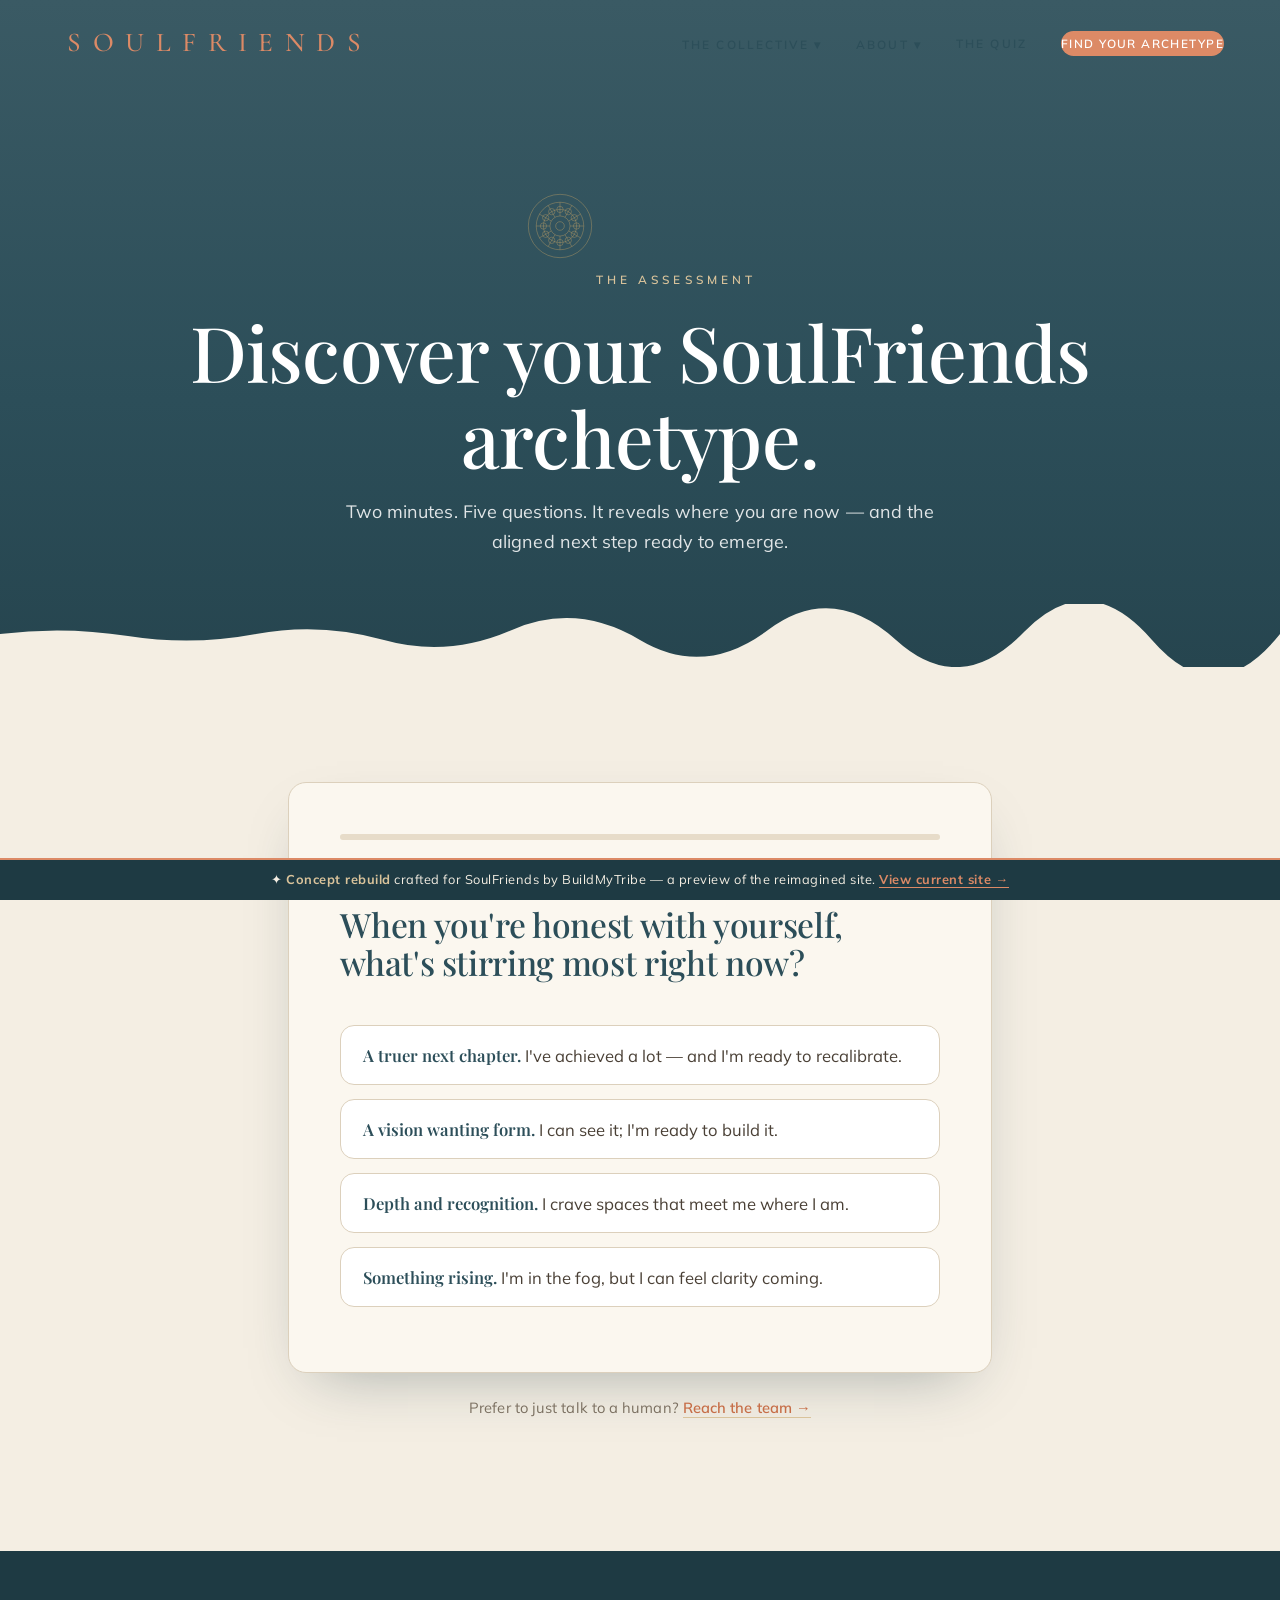
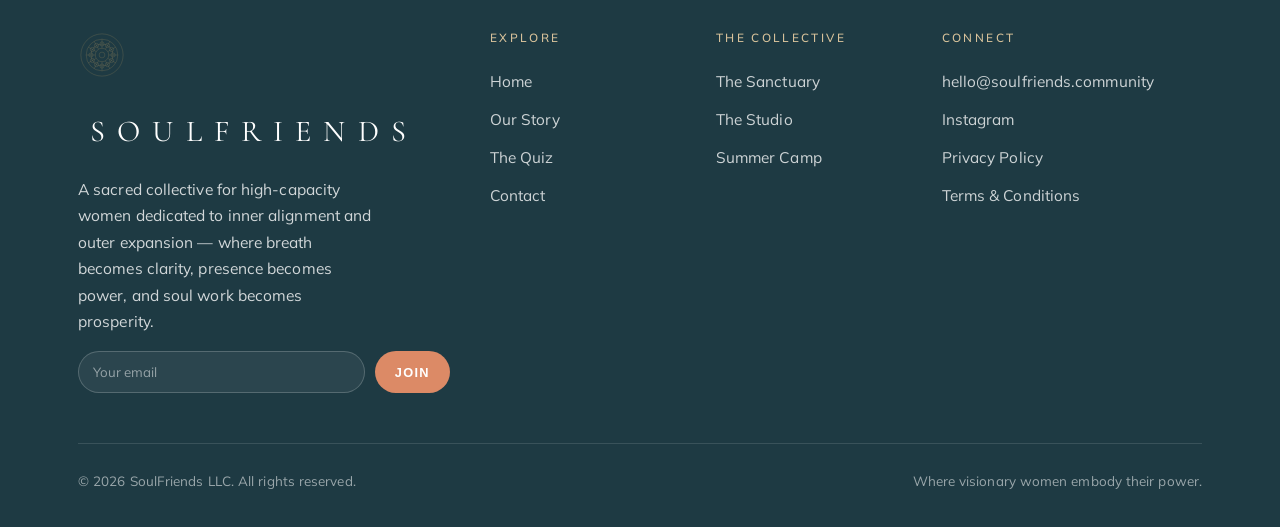
<file: quiz.html>
<!DOCTYPE html><html lang="en"><head>
<meta charset="utf-8"><meta name="viewport" content="width=device-width,initial-scale=1">
<title>Find Your Archetype &mdash; SoulFriends Quiz</title><meta name="description" content="A 2-minute assessment that reveals your SoulFriends archetype and your aligned first step into the collective.">
<meta property="og:title" content="Find Your Archetype &mdash; SoulFriends Quiz"><meta property="og:description" content="A 2-minute assessment that reveals your SoulFriends archetype and your aligned first step into the collective.">
<link rel="preconnect" href="https://fonts.googleapis.com"><link rel="preconnect" href="https://fonts.gstatic.com" crossorigin><link href="https://fonts.googleapis.com/css2?family=Playfair+Display:ital,wght@0,400;0,500;0,600;0,700;1,400;1,500&family=Cormorant+Garamond:wght@300;400;500;600&family=Mulish:wght@300;400;500;600;700&display=swap" rel="stylesheet"><link rel="stylesheet" href="styles.css">
<link rel="icon" href="data:image/svg+xml,%3Csvg xmlns='http://www.w3.org/2000/svg' viewBox='0 0 32 32'%3E%3Ccircle cx='16' cy='16' r='14' fill='%23DC8A66'/%3E%3C/svg%3E">
</head><body><header class="nav solid" id="nav">
<a href="index.html" class="nav-logo">SOULFRIENDS</a>
<nav class="nav-links">
  <li class="has-drop" style="list-style:none"><a href="#">The Collective &#9662;</a>
    <div class="drop"><a href="sanctuary.html">The Sanctuary</a><a href="studio.html">The Studio</a><a href="summer-camp.html">Summer Camp</a></div></li>
  <li class="has-drop" style="list-style:none"><a href="about.html">About &#9662;</a>
    <div class="drop"><a href="about.html">Our Story</a><a href="contact.html">Contact</a></div></li>
  <a href="quiz.html">The Quiz</a>
  <a href="quiz.html" class="nav-cta">Find Your Archetype</a>
</nav>
<button class="nav-burger" aria-label="Menu"><span></span><span></span><span></span></button>
</header>
<div class="mobile-menu"><button class="mobile-close" aria-label="Close">&times;</button>
<a href="index.html">Home</a><a href="about.html">Our Story</a><a href="sanctuary.html">The Sanctuary</a>
<a href="studio.html">The Studio</a><a href="summer-camp.html">Summer Camp</a><a href="quiz.html">The Quiz</a><a href="contact.html">Contact</a>
</div><main>
<section class="phero"><svg class="mandala" viewBox="0 0 100 100" fill="none" xmlns="http://www.w3.org/2000/svg" aria-hidden="true">
<g stroke="#C2A268" stroke-width="0.7" opacity="0.95">
<circle cx="50" cy="50" r="6"/><circle cx="50" cy="50" r="14"/><circle cx="50" cy="50" r="23"/><circle cx="50" cy="50" r="33"/><circle cx="50" cy="50" r="44"/>
</g>
<g stroke="#C2A268" stroke-width="0.7" opacity="0.9"><line x1="64.0" y1="50.0" x2="83.0" y2="50.0"/><circle cx="73.0" cy="50.0" r="4.4"/><line x1="62.1" y1="57.0" x2="78.6" y2="66.5"/><circle cx="69.9" cy="61.5" r="4.4"/><line x1="57.0" y1="62.1" x2="66.5" y2="78.6"/><circle cx="61.5" cy="69.9" r="4.4"/><line x1="50.0" y1="64.0" x2="50.0" y2="83.0"/><circle cx="50.0" cy="73.0" r="4.4"/><line x1="43.0" y1="62.1" x2="33.5" y2="78.6"/><circle cx="38.5" cy="69.9" r="4.4"/><line x1="37.9" y1="57.0" x2="21.4" y2="66.5"/><circle cx="30.1" cy="61.5" r="4.4"/><line x1="36.0" y1="50.0" x2="17.0" y2="50.0"/><circle cx="27.0" cy="50.0" r="4.4"/><line x1="37.9" y1="43.0" x2="21.4" y2="33.5"/><circle cx="30.1" cy="38.5" r="4.4"/><line x1="43.0" y1="37.9" x2="33.5" y2="21.4"/><circle cx="38.5" cy="30.1" r="4.4"/><line x1="50.0" y1="36.0" x2="50.0" y2="17.0"/><circle cx="50.0" cy="27.0" r="4.4"/><line x1="57.0" y1="37.9" x2="66.5" y2="21.4"/><circle cx="61.5" cy="30.1" r="4.4"/><line x1="62.1" y1="43.0" x2="78.6" y2="33.5"/><circle cx="69.9" cy="38.5" r="4.4"/></g></svg><span class="eyebrow" style="color:var(--gold-soft)">The Assessment</span>
<h1>Discover your SoulFriends archetype.</h1>
<p>Two minutes. Five questions. It reveals where you are now &mdash; and the aligned next step ready to emerge.</p></section>

<section class="s s-cream"><div class="wrap quiz-shell">
 <div class="quiz-card" id="quiz">
  <div class="quiz-progress"><i></i></div>

  <div class="q-step active"><div class="q-count">Question 1 of 5</div><h3>When you're honest with yourself, what's stirring most right now?</h3>
   <button class="opt" data-arch="POWERHOUSE"><b>A truer next chapter.</b> I've achieved a lot &mdash; and I'm ready to recalibrate.</button>
   <button class="opt" data-arch="BUILDER"><b>A vision wanting form.</b> I can see it; I'm ready to build it.</button>
   <button class="opt" data-arch="ELDER"><b>Depth and recognition.</b> I crave spaces that meet me where I am.</button>
   <button class="opt" data-arch="ARCHITECT"><b>Something rising.</b> I'm in the fog, but I can feel clarity coming.</button>
  </div>

  <div class="q-step"><div class="q-count">Question 2 of 5</div><h3>What would feel like the biggest relief?</h3>
   <button class="opt" data-arch="POWERHOUSE">Permission to want something different now.</button>
   <button class="opt" data-arch="BUILDER">A clear structure to bring my work into the world.</button>
   <button class="opt" data-arch="ELDER">Being truly witnessed, without explaining myself.</button>
   <button class="opt" data-arch="ARCHITECT">Trusting that the next step will reveal itself.</button>
  </div>

  <div class="q-step"><div class="q-count">Question 3 of 5</div><h3>How is your relationship with wealth right now?</h3>
   <button class="opt" data-arch="POWERHOUSE">Successful &mdash; but I want it to feel aligned, not heavy.</button>
   <button class="opt" data-arch="BUILDER">Ready to turn my soul work into real income.</button>
   <button class="opt" data-arch="ELDER">Stable &mdash; now I want it to reflect my essence.</button>
   <button class="opt" data-arch="ARCHITECT">Shifting &mdash; I'm rethinking what enough even means.</button>
  </div>

  <div class="q-step"><div class="q-count">Question 4 of 5</div><h3>What kind of room are you craving?</h3>
   <button class="opt" data-arch="ELDER">A sacred space that meets me at depth.</button>
   <button class="opt" data-arch="BUILDER">A focused container with devotion and structure.</button>
   <button class="opt" data-arch="POWERHOUSE">A reset that reconnects me to what matters.</button>
   <button class="opt" data-arch="ARCHITECT">A gentle place to let clarity find me.</button>
  </div>

  <div class="q-step"><div class="q-count">Question 5 of 5</div><h3>If you trusted yourself completely, you would&hellip;</h3>
   <button class="opt" data-arch="BUILDER">Finally build the thing.</button>
   <button class="opt" data-arch="POWERHOUSE">Choose the truer path, even if it surprises people.</button>
   <button class="opt" data-arch="ARCHITECT">Slow down and listen for what's next.</button>
   <button class="opt" data-arch="ELDER">Claim my place as a steward of wisdom.</button>
   <button class="q-back" type="button">&#8592; Back</button>
  </div>

  <div class="quiz-result"><svg class="mandala" viewBox="0 0 100 100" fill="none" xmlns="http://www.w3.org/2000/svg" aria-hidden="true">
<g stroke="#C2A268" stroke-width="0.7" opacity="0.95">
<circle cx="50" cy="50" r="6"/><circle cx="50" cy="50" r="14"/><circle cx="50" cy="50" r="23"/><circle cx="50" cy="50" r="33"/><circle cx="50" cy="50" r="44"/>
</g>
<g stroke="#C2A268" stroke-width="0.7" opacity="0.9"><line x1="64.0" y1="50.0" x2="83.0" y2="50.0"/><circle cx="73.0" cy="50.0" r="4.4"/><line x1="62.1" y1="57.0" x2="78.6" y2="66.5"/><circle cx="69.9" cy="61.5" r="4.4"/><line x1="57.0" y1="62.1" x2="66.5" y2="78.6"/><circle cx="61.5" cy="69.9" r="4.4"/><line x1="50.0" y1="64.0" x2="50.0" y2="83.0"/><circle cx="50.0" cy="73.0" r="4.4"/><line x1="43.0" y1="62.1" x2="33.5" y2="78.6"/><circle cx="38.5" cy="69.9" r="4.4"/><line x1="37.9" y1="57.0" x2="21.4" y2="66.5"/><circle cx="30.1" cy="61.5" r="4.4"/><line x1="36.0" y1="50.0" x2="17.0" y2="50.0"/><circle cx="27.0" cy="50.0" r="4.4"/><line x1="37.9" y1="43.0" x2="21.4" y2="33.5"/><circle cx="30.1" cy="38.5" r="4.4"/><line x1="43.0" y1="37.9" x2="33.5" y2="21.4"/><circle cx="38.5" cy="30.1" r="4.4"/><line x1="50.0" y1="36.0" x2="50.0" y2="17.0"/><circle cx="50.0" cy="27.0" r="4.4"/><line x1="57.0" y1="37.9" x2="66.5" y2="21.4"/><circle cx="61.5" cy="30.1" r="4.4"/><line x1="62.1" y1="43.0" x2="78.6" y2="33.5"/><circle cx="69.9" cy="38.5" r="4.4"/></g></svg>
   <div class="q-count">Your Archetype</div>
   <div class="arch-name">&mdash;</div>
   <p class="arch-line narrow" style="font-size:1.15rem"></p>
   <div class="result-rec narrow"></div>
   <div class="hero-cta" style="justify-content:center"><a class="arch-cta btn btn-primary" href="sanctuary.html">Explore</a><button class="btn btn-ghost q-restart" type="button">Retake</button></div>
  </div>
 </div>
 <p class="center" style="margin-top:22px;color:var(--muted);font-size:.92rem">Prefer to just talk to a human? <a href="contact.html" class="textlink">Reach the team &#8594;</a></p>
</div></section>
</main><footer class="footer"><div class="wrap">
<div class="footer-grid">
 <div><svg class="foot-mandala" viewBox="0 0 100 100" fill="none" xmlns="http://www.w3.org/2000/svg" aria-hidden="true">
<g stroke="#C2A268" stroke-width="0.7" opacity="0.95">
<circle cx="50" cy="50" r="6"/><circle cx="50" cy="50" r="14"/><circle cx="50" cy="50" r="23"/><circle cx="50" cy="50" r="33"/><circle cx="50" cy="50" r="44"/>
</g>
<g stroke="#C2A268" stroke-width="0.7" opacity="0.9"><line x1="64.0" y1="50.0" x2="83.0" y2="50.0"/><circle cx="73.0" cy="50.0" r="4.4"/><line x1="62.1" y1="57.0" x2="78.6" y2="66.5"/><circle cx="69.9" cy="61.5" r="4.4"/><line x1="57.0" y1="62.1" x2="66.5" y2="78.6"/><circle cx="61.5" cy="69.9" r="4.4"/><line x1="50.0" y1="64.0" x2="50.0" y2="83.0"/><circle cx="50.0" cy="73.0" r="4.4"/><line x1="43.0" y1="62.1" x2="33.5" y2="78.6"/><circle cx="38.5" cy="69.9" r="4.4"/><line x1="37.9" y1="57.0" x2="21.4" y2="66.5"/><circle cx="30.1" cy="61.5" r="4.4"/><line x1="36.0" y1="50.0" x2="17.0" y2="50.0"/><circle cx="27.0" cy="50.0" r="4.4"/><line x1="37.9" y1="43.0" x2="21.4" y2="33.5"/><circle cx="30.1" cy="38.5" r="4.4"/><line x1="43.0" y1="37.9" x2="33.5" y2="21.4"/><circle cx="38.5" cy="30.1" r="4.4"/><line x1="50.0" y1="36.0" x2="50.0" y2="17.0"/><circle cx="50.0" cy="27.0" r="4.4"/><line x1="57.0" y1="37.9" x2="66.5" y2="21.4"/><circle cx="61.5" cy="30.1" r="4.4"/><line x1="62.1" y1="43.0" x2="78.6" y2="33.5"/><circle cx="69.9" cy="38.5" r="4.4"/></g></svg><div class="footer-logo">SOULFRIENDS</div>
   <p class="blurb">A sacred collective for high-capacity women dedicated to inner alignment and outer expansion &mdash; where breath becomes clarity, presence becomes power, and soul work becomes prosperity.</p>
   <form class="news" data-demo onsubmit="return false"><input type="email" placeholder="Your email" aria-label="email" required><button>Join</button></form>
 </div>
 <div><h4>Explore</h4><a href="index.html">Home</a><a href="about.html">Our Story</a><a href="quiz.html">The Quiz</a><a href="contact.html">Contact</a></div>
 <div><h4>The Collective</h4><a href="sanctuary.html">The Sanctuary</a><a href="studio.html">The Studio</a><a href="summer-camp.html">Summer Camp</a></div>
 <div><h4>Connect</h4><a href="contact.html">hello@soulfriends.community</a><a href="#">Instagram</a><a href="privacy.html">Privacy Policy</a><a href="terms.html">Terms &amp; Conditions</a></div>
</div>
<div class="footer-bottom"><span>&copy; <span class="yr"></span> SoulFriends LLC. All rights reserved.</span>
<span>Where visionary women embody their power.</span></div>
</div></footer><div class="demo-ribbon">&#10022; <b>Concept rebuild</b> crafted for SoulFriends by BuildMyTribe &mdash; a preview of the reimagined site. <a href="https://www.soulfriends.community" target="_blank" rel="noopener">View current site &#8594;</a></div><script src="app.js" defer></script></body></html>
</file>
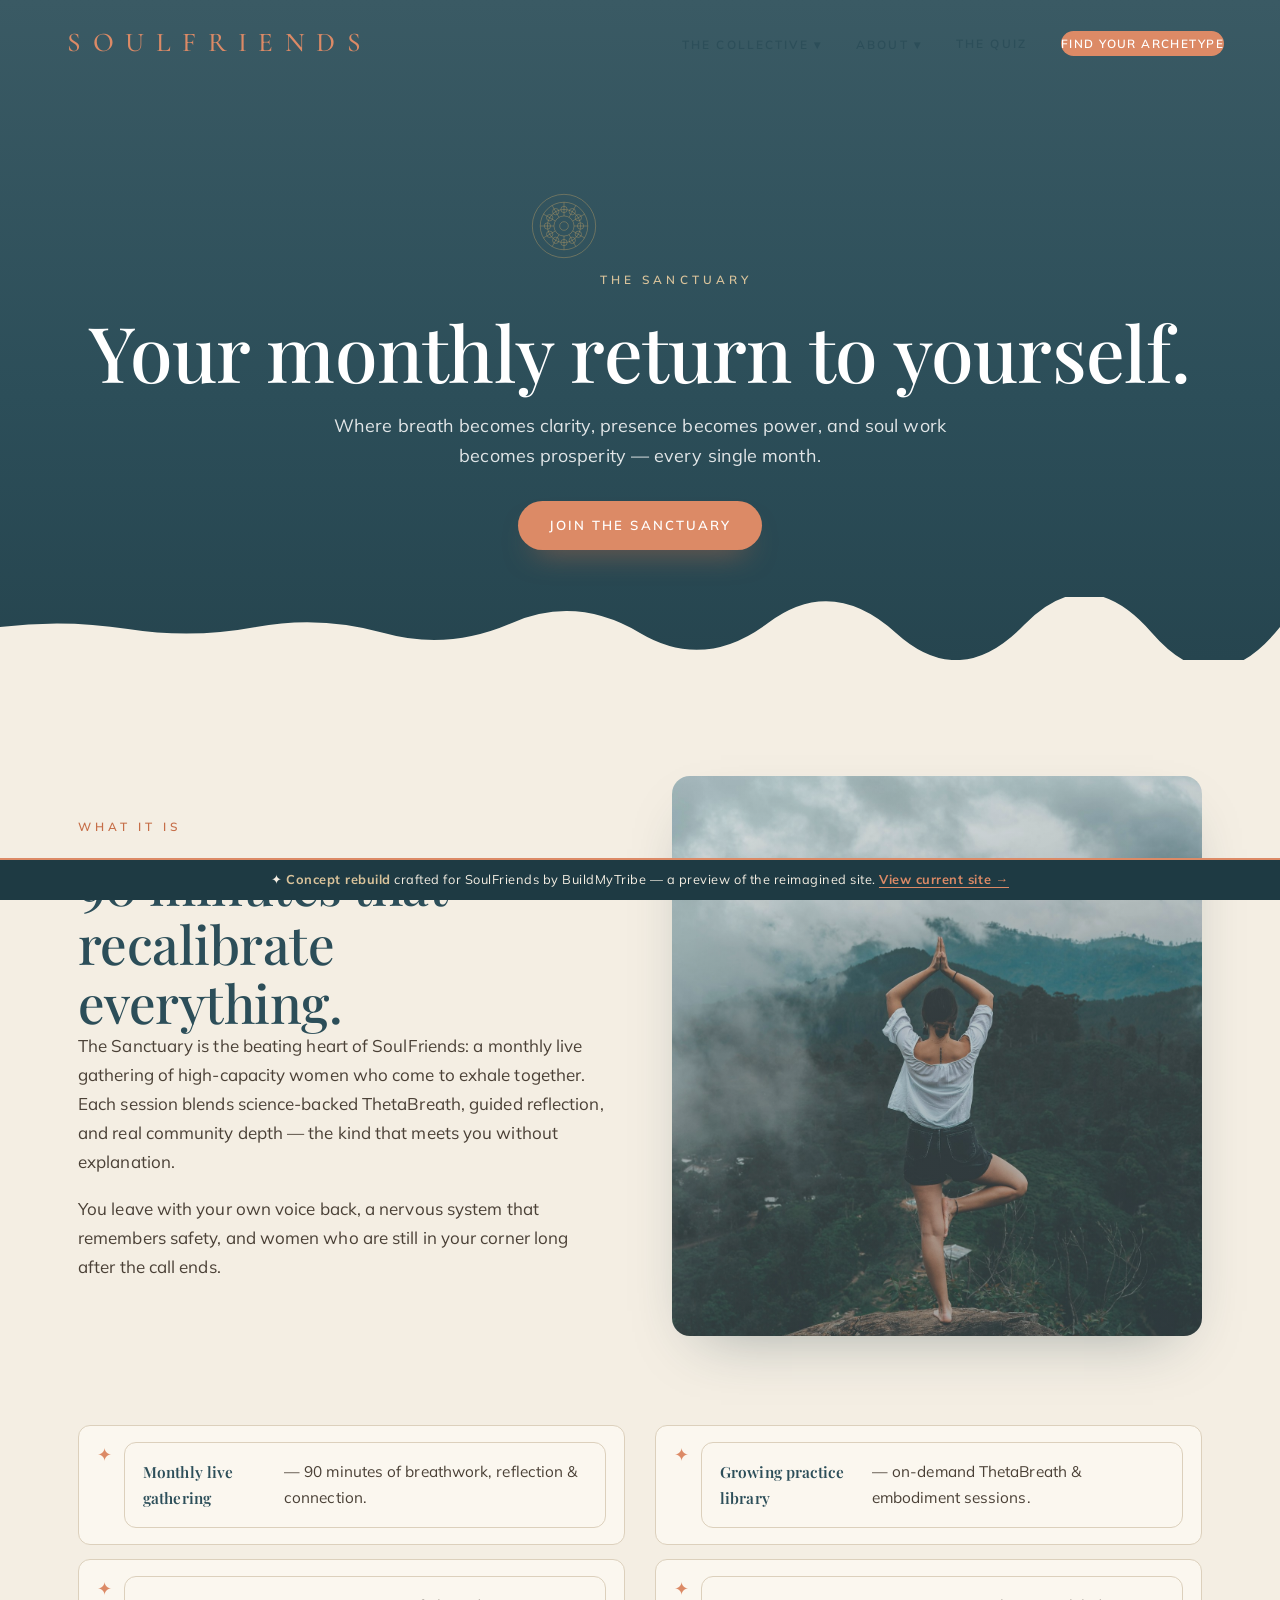
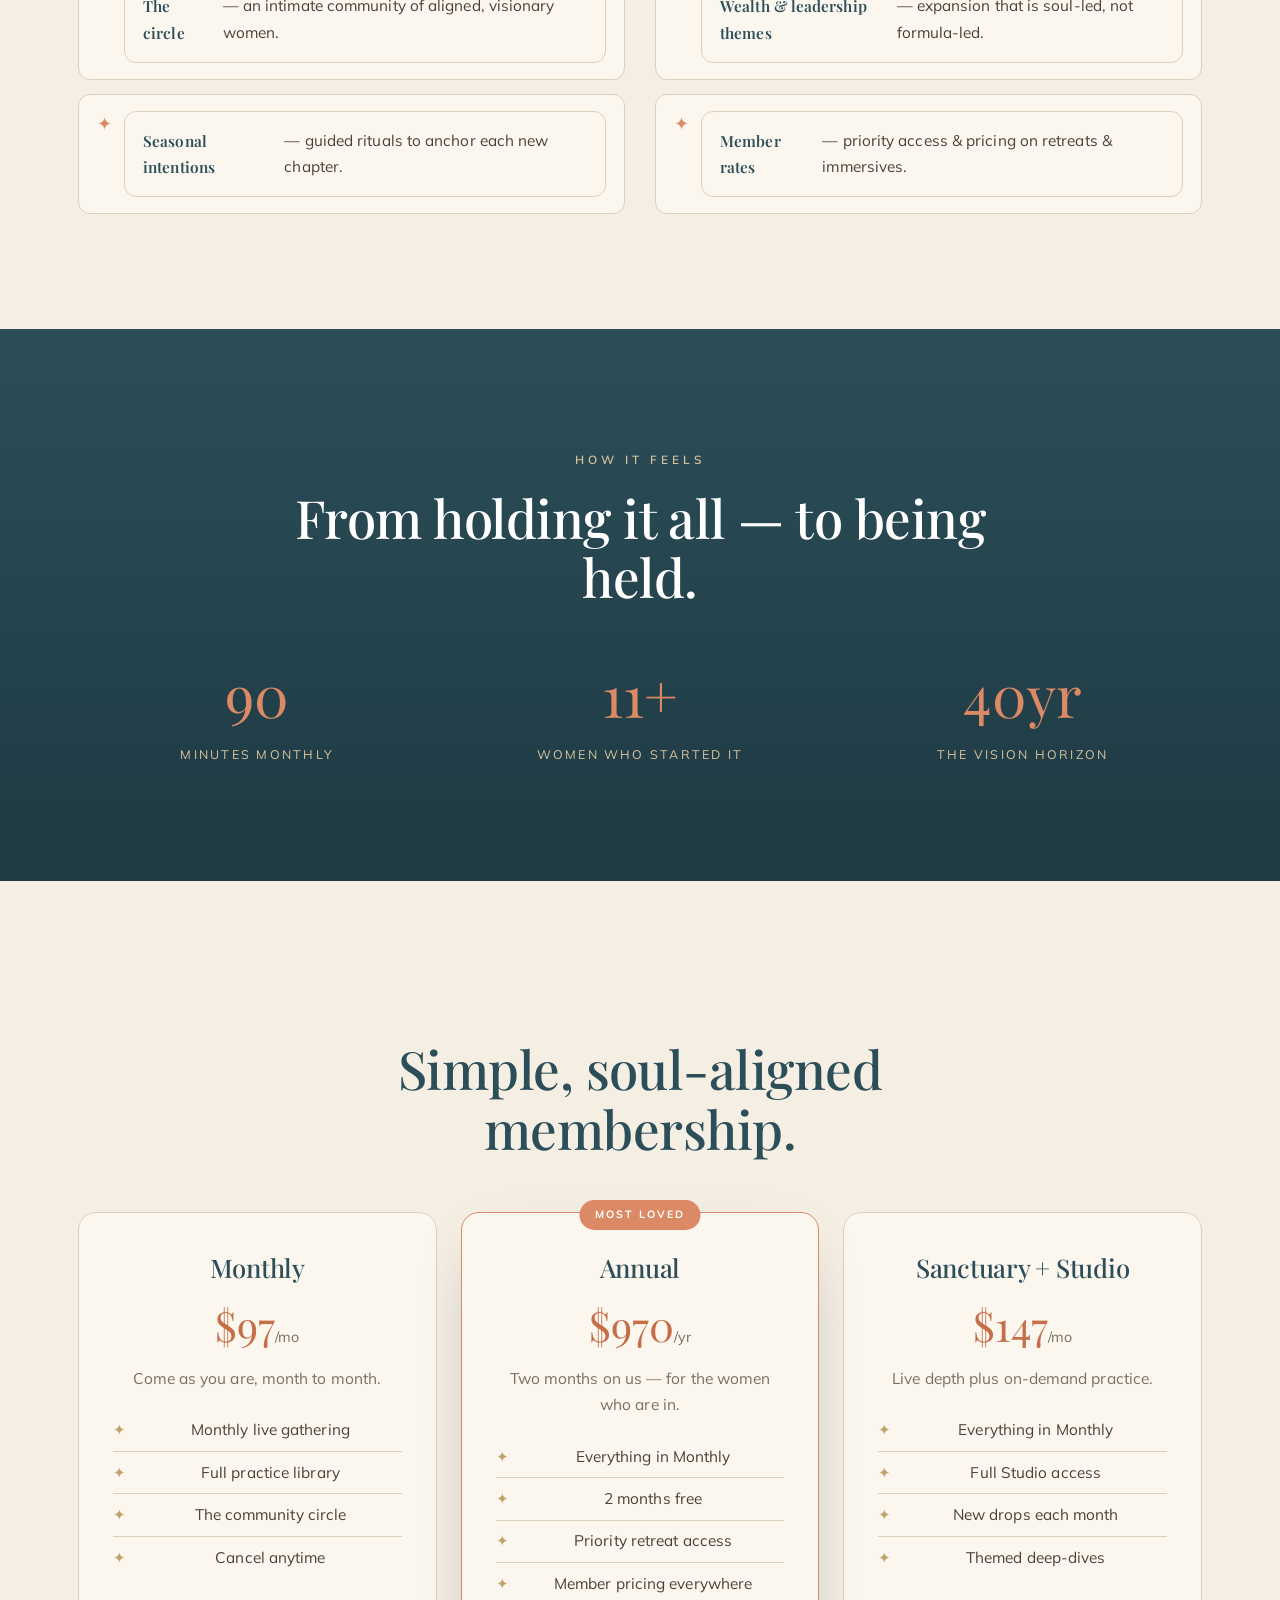
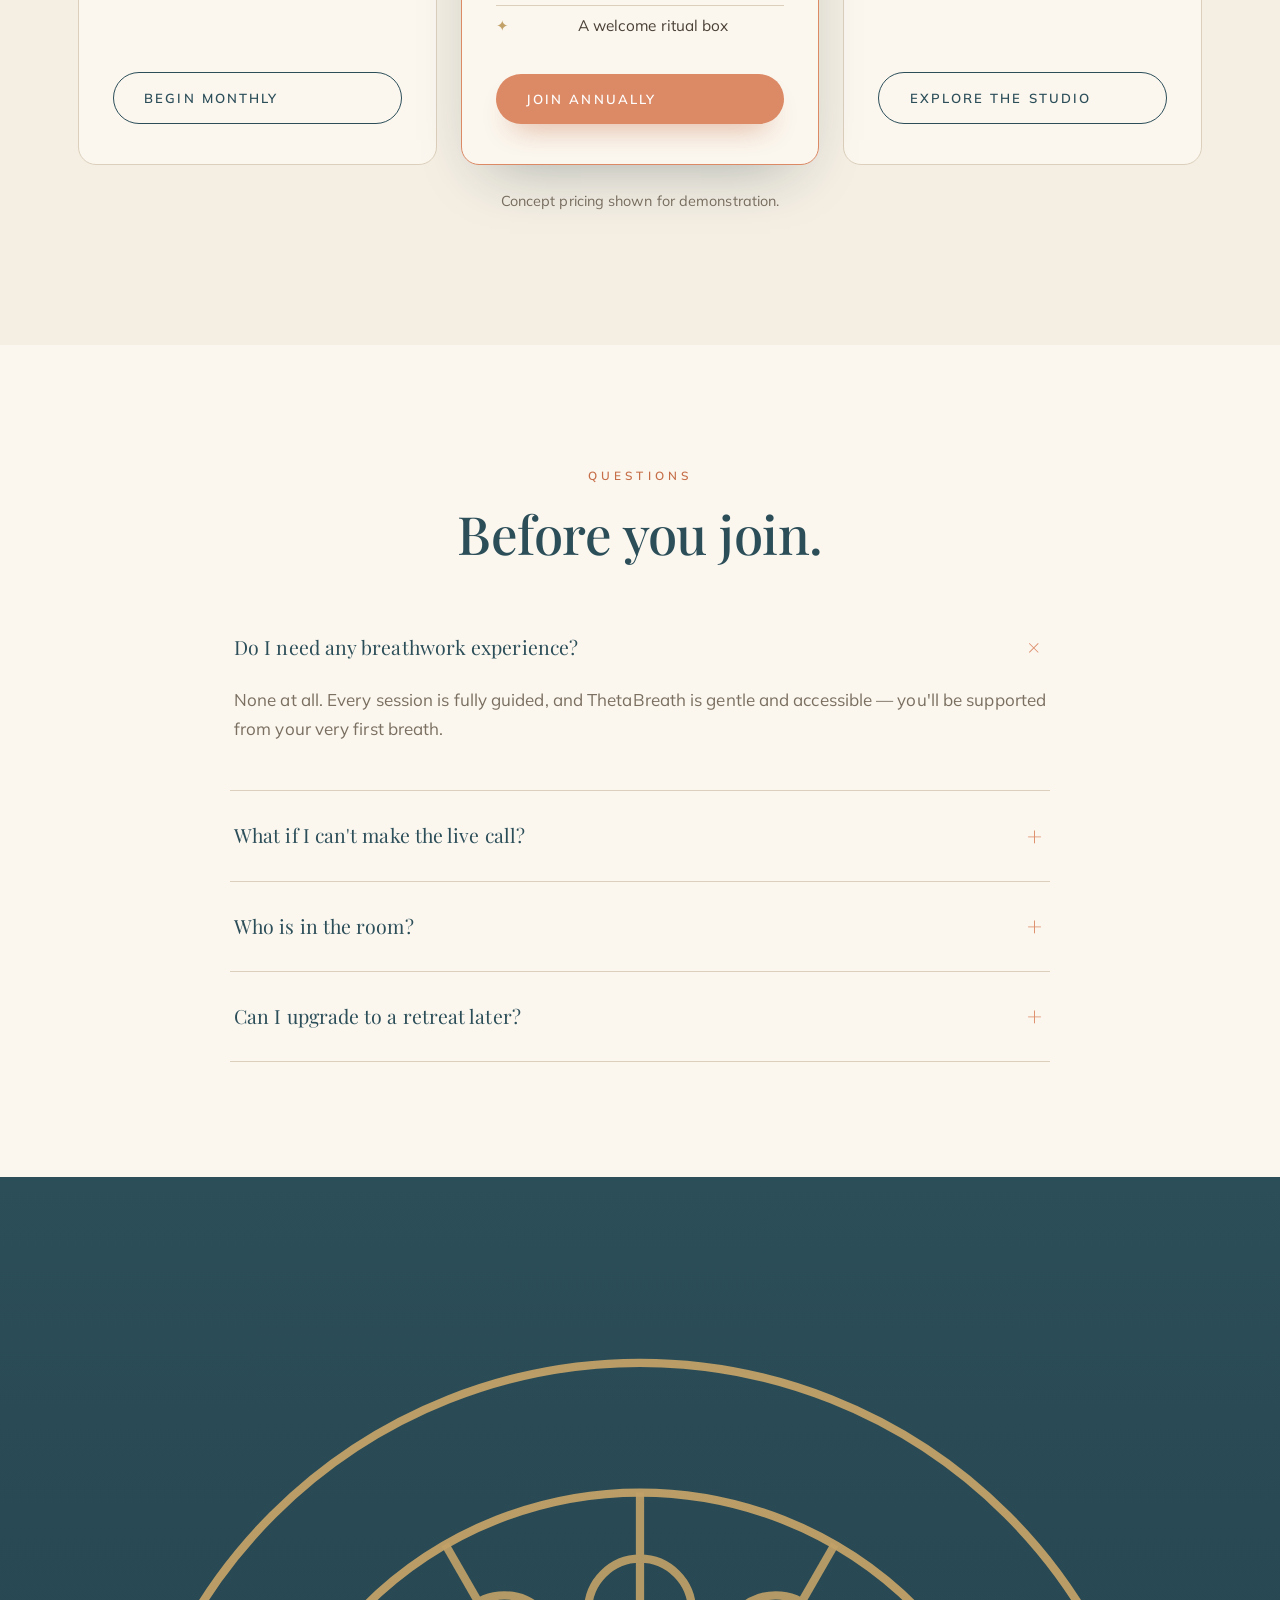
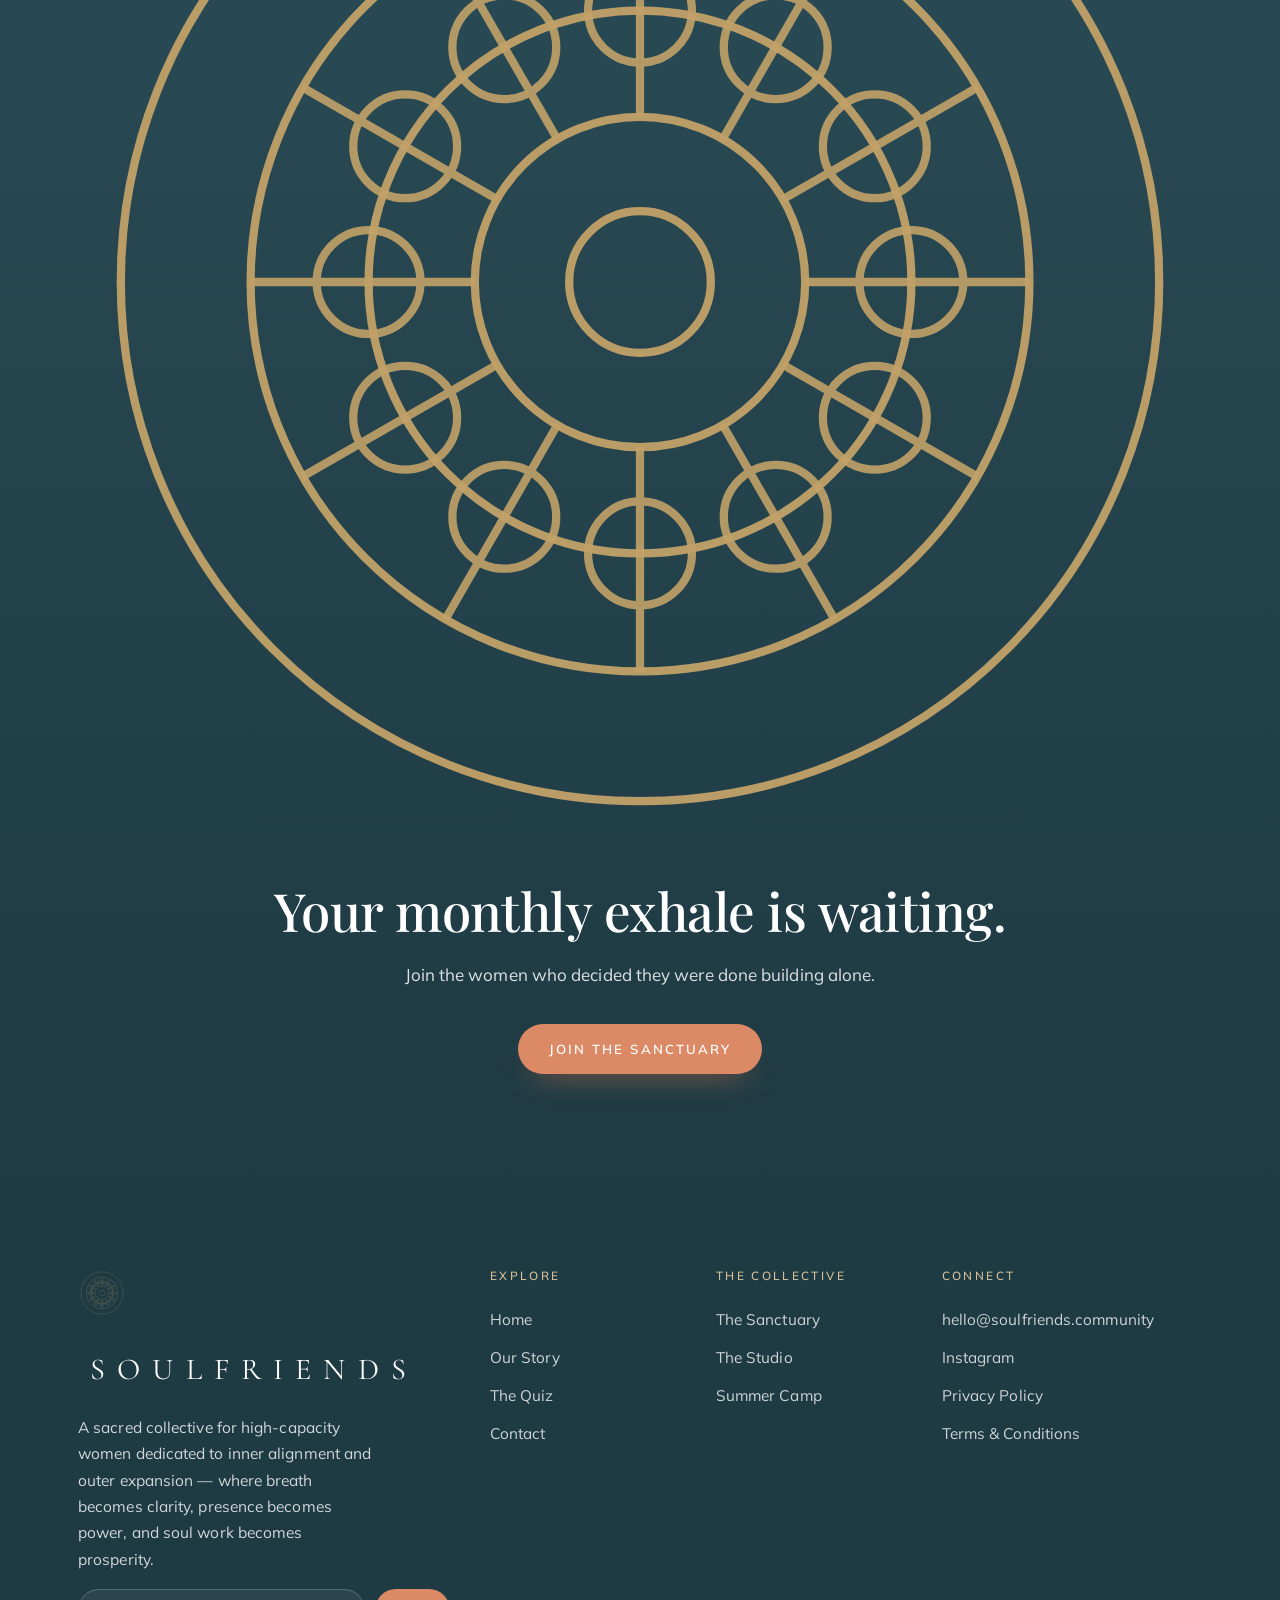
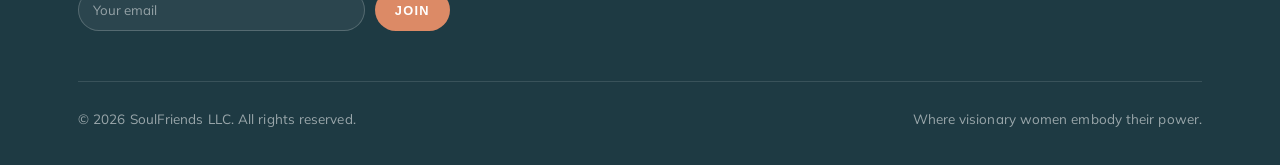
<file: sanctuary.html>
<!DOCTYPE html><html lang="en"><head>
<meta charset="utf-8"><meta name="viewport" content="width=device-width,initial-scale=1">
<title>The Sanctuary &mdash; SoulFriends</title><meta name="description" content="A monthly live gathering of breathwork, reflection, and community depth for high-capacity women. Where breath becomes clarity and soul work becomes prosperity.">
<meta property="og:title" content="The Sanctuary &mdash; SoulFriends"><meta property="og:description" content="A monthly live gathering of breathwork, reflection, and community depth for high-capacity women. Where breath becomes clarity and soul work becomes prosperity.">
<link rel="preconnect" href="https://fonts.googleapis.com"><link rel="preconnect" href="https://fonts.gstatic.com" crossorigin><link href="https://fonts.googleapis.com/css2?family=Playfair+Display:ital,wght@0,400;0,500;0,600;0,700;1,400;1,500&family=Cormorant+Garamond:wght@300;400;500;600&family=Mulish:wght@300;400;500;600;700&display=swap" rel="stylesheet"><link rel="stylesheet" href="styles.css">
<link rel="icon" href="data:image/svg+xml,%3Csvg xmlns='http://www.w3.org/2000/svg' viewBox='0 0 32 32'%3E%3Ccircle cx='16' cy='16' r='14' fill='%23DC8A66'/%3E%3C/svg%3E">
</head><body><header class="nav solid" id="nav">
<a href="index.html" class="nav-logo">SOULFRIENDS</a>
<nav class="nav-links">
  <li class="has-drop" style="list-style:none"><a href="#">The Collective &#9662;</a>
    <div class="drop"><a href="sanctuary.html">The Sanctuary</a><a href="studio.html">The Studio</a><a href="summer-camp.html">Summer Camp</a></div></li>
  <li class="has-drop" style="list-style:none"><a href="about.html">About &#9662;</a>
    <div class="drop"><a href="about.html">Our Story</a><a href="contact.html">Contact</a></div></li>
  <a href="quiz.html">The Quiz</a>
  <a href="quiz.html" class="nav-cta">Find Your Archetype</a>
</nav>
<button class="nav-burger" aria-label="Menu"><span></span><span></span><span></span></button>
</header>
<div class="mobile-menu"><button class="mobile-close" aria-label="Close">&times;</button>
<a href="index.html">Home</a><a href="about.html">Our Story</a><a href="sanctuary.html">The Sanctuary</a>
<a href="studio.html">The Studio</a><a href="summer-camp.html">Summer Camp</a><a href="quiz.html">The Quiz</a><a href="contact.html">Contact</a>
</div><main>
<section class="phero"><svg class="mandala" viewBox="0 0 100 100" fill="none" xmlns="http://www.w3.org/2000/svg" aria-hidden="true">
<g stroke="#C2A268" stroke-width="0.7" opacity="0.95">
<circle cx="50" cy="50" r="6"/><circle cx="50" cy="50" r="14"/><circle cx="50" cy="50" r="23"/><circle cx="50" cy="50" r="33"/><circle cx="50" cy="50" r="44"/>
</g>
<g stroke="#C2A268" stroke-width="0.7" opacity="0.9"><line x1="64.0" y1="50.0" x2="83.0" y2="50.0"/><circle cx="73.0" cy="50.0" r="4.4"/><line x1="62.1" y1="57.0" x2="78.6" y2="66.5"/><circle cx="69.9" cy="61.5" r="4.4"/><line x1="57.0" y1="62.1" x2="66.5" y2="78.6"/><circle cx="61.5" cy="69.9" r="4.4"/><line x1="50.0" y1="64.0" x2="50.0" y2="83.0"/><circle cx="50.0" cy="73.0" r="4.4"/><line x1="43.0" y1="62.1" x2="33.5" y2="78.6"/><circle cx="38.5" cy="69.9" r="4.4"/><line x1="37.9" y1="57.0" x2="21.4" y2="66.5"/><circle cx="30.1" cy="61.5" r="4.4"/><line x1="36.0" y1="50.0" x2="17.0" y2="50.0"/><circle cx="27.0" cy="50.0" r="4.4"/><line x1="37.9" y1="43.0" x2="21.4" y2="33.5"/><circle cx="30.1" cy="38.5" r="4.4"/><line x1="43.0" y1="37.9" x2="33.5" y2="21.4"/><circle cx="38.5" cy="30.1" r="4.4"/><line x1="50.0" y1="36.0" x2="50.0" y2="17.0"/><circle cx="50.0" cy="27.0" r="4.4"/><line x1="57.0" y1="37.9" x2="66.5" y2="21.4"/><circle cx="61.5" cy="30.1" r="4.4"/><line x1="62.1" y1="43.0" x2="78.6" y2="33.5"/><circle cx="69.9" cy="38.5" r="4.4"/></g></svg><span class="eyebrow" style="color:var(--gold-soft)">The Sanctuary</span>
<h1>Your monthly return to yourself.</h1>
<p>Where breath becomes clarity, presence becomes power, and soul work becomes prosperity &mdash; every single month.</p>
<div style="margin-top:30px"><a href="#join" class="btn btn-primary">Join the Sanctuary</a></div></section>

<section class="s s-cream"><div class="wrap">
 <div class="frow"><div class="frow-txt reveal"><span class="eyebrow">What It Is</span><h2>90 minutes that recalibrate everything.</h2>
  <p>The Sanctuary is the beating heart of SoulFriends: a monthly live gathering of high-capacity women who come to exhale together. Each session blends science-backed ThetaBreath, guided reflection, and real community depth &mdash; the kind that meets you without explanation.</p>
  <p>You leave with your own voice back, a nervous system that remembers safety, and women who are still in your corner long after the call ends.</p></div>
  <div class="frow-fig reveal d1"><div class="figure tall" data-zoom style="background-image:linear-gradient(160deg,rgba(44,78,89,.18),rgba(30,58,67,.42)),url(assets/breathwork.jpg);"></div></div>
 </div>
 <div class="includes">
  <div><span class="dot">&#10022;</span><div><b>Monthly live gathering</b> &mdash; 90 minutes of breathwork, reflection &amp; connection.</div></div>
  <div><span class="dot">&#10022;</span><div><b>Growing practice library</b> &mdash; on-demand ThetaBreath &amp; embodiment sessions.</div></div>
  <div><span class="dot">&#10022;</span><div><b>The circle</b> &mdash; an intimate community of aligned, visionary women.</div></div>
  <div><span class="dot">&#10022;</span><div><b>Wealth &amp; leadership themes</b> &mdash; expansion that is soul-led, not formula-led.</div></div>
  <div><span class="dot">&#10022;</span><div><b>Seasonal intentions</b> &mdash; guided rituals to anchor each new chapter.</div></div>
  <div><span class="dot">&#10022;</span><div><b>Member rates</b> &mdash; priority access &amp; pricing on retreats &amp; immersives.</div></div>
 </div>
</div></section>

<section class="s s-teal"><div class="wrap center">
 <span class="eyebrow reveal">How It Feels</span><h2 class="reveal narrow">From holding it all &mdash; to being held.</h2>
 <div class="stats">
  <div class="stat reveal"><div class="big">90</div><div class="lbl">Minutes monthly</div></div>
  <div class="stat reveal d1"><div class="big">11+</div><div class="lbl">Women who started it</div></div>
  <div class="stat reveal d2"><div class="big">40yr</div><div class="lbl">The vision horizon</div></div>
 </div>
</div></section>

<section class="s s-cream" id="join"><div class="wrap center">
 <span class="eyebrow reveal">Choose Your Way In</span><h2 class="reveal narrow">Simple, soul-aligned membership.</h2>
 <div class="offer-grid">
  <div class="offer reveal"><h3>Monthly</h3><div class="price">$97<small>/mo</small></div><p class="desc">Come as you are, month to month.</p>
   <ul><li>Monthly live gathering</li><li>Full practice library</li><li>The community circle</li><li>Cancel anytime</li></ul><a href="contact.html" class="btn btn-ghost">Begin Monthly</a></div>
  <div class="offer feat reveal d1"><h3>Annual</h3><div class="price">$970<small>/yr</small></div><p class="desc">Two months on us &mdash; for the women who are in.</p>
   <ul><li>Everything in Monthly</li><li>2 months free</li><li>Priority retreat access</li><li>Member pricing everywhere</li><li>A welcome ritual box</li></ul><a href="contact.html" class="btn btn-primary">Join Annually</a></div>
  <div class="offer reveal d2"><h3>Sanctuary + Studio</h3><div class="price">$147<small>/mo</small></div><p class="desc">Live depth plus on-demand practice.</p>
   <ul><li>Everything in Monthly</li><li>Full Studio access</li><li>New drops each month</li><li>Themed deep-dives</li></ul><a href="studio.html" class="btn btn-ghost">Explore The Studio</a></div>
 </div>
 <p class="center" style="margin-top:24px;color:var(--muted);font-size:.9rem">Concept pricing shown for demonstration.</p>
</div></section>

<section class="s s-paper"><div class="wrap"><div class="center"><span class="eyebrow reveal">Questions</span><h2 class="reveal narrow">Before you join.</h2></div>
 <div class="faq reveal">
  <details open><summary>Do I need any breathwork experience?</summary><p>None at all. Every session is fully guided, and ThetaBreath is gentle and accessible &mdash; you'll be supported from your very first breath.</p></details>
  <details><summary>What if I can't make the live call?</summary><p>Every gathering is recorded and added to your practice library, so you can return to it whenever you need to land.</p></details>
  <details><summary>Who is in the room?</summary><p>High-capacity women &mdash; founders, leaders, creators, healers &mdash; who are done with surface networking and ready for depth.</p></details>
  <details><summary>Can I upgrade to a retreat later?</summary><p>Yes. Members receive priority access and pricing on Summer Camp, immersives, and FORGE.</p></details>
 </div>
</div></section>

<section class="s-teal"><div class="wrap cta-band reveal"><svg class="mandala" viewBox="0 0 100 100" fill="none" xmlns="http://www.w3.org/2000/svg" aria-hidden="true">
<g stroke="#C2A268" stroke-width="0.7" opacity="0.95">
<circle cx="50" cy="50" r="6"/><circle cx="50" cy="50" r="14"/><circle cx="50" cy="50" r="23"/><circle cx="50" cy="50" r="33"/><circle cx="50" cy="50" r="44"/>
</g>
<g stroke="#C2A268" stroke-width="0.7" opacity="0.9"><line x1="64.0" y1="50.0" x2="83.0" y2="50.0"/><circle cx="73.0" cy="50.0" r="4.4"/><line x1="62.1" y1="57.0" x2="78.6" y2="66.5"/><circle cx="69.9" cy="61.5" r="4.4"/><line x1="57.0" y1="62.1" x2="66.5" y2="78.6"/><circle cx="61.5" cy="69.9" r="4.4"/><line x1="50.0" y1="64.0" x2="50.0" y2="83.0"/><circle cx="50.0" cy="73.0" r="4.4"/><line x1="43.0" y1="62.1" x2="33.5" y2="78.6"/><circle cx="38.5" cy="69.9" r="4.4"/><line x1="37.9" y1="57.0" x2="21.4" y2="66.5"/><circle cx="30.1" cy="61.5" r="4.4"/><line x1="36.0" y1="50.0" x2="17.0" y2="50.0"/><circle cx="27.0" cy="50.0" r="4.4"/><line x1="37.9" y1="43.0" x2="21.4" y2="33.5"/><circle cx="30.1" cy="38.5" r="4.4"/><line x1="43.0" y1="37.9" x2="33.5" y2="21.4"/><circle cx="38.5" cy="30.1" r="4.4"/><line x1="50.0" y1="36.0" x2="50.0" y2="17.0"/><circle cx="50.0" cy="27.0" r="4.4"/><line x1="57.0" y1="37.9" x2="66.5" y2="21.4"/><circle cx="61.5" cy="30.1" r="4.4"/><line x1="62.1" y1="43.0" x2="78.6" y2="33.5"/><circle cx="69.9" cy="38.5" r="4.4"/></g></svg><h2>Your monthly exhale is waiting.</h2>
 <p>Join the women who decided they were done building alone.</p><a href="contact.html" class="btn btn-primary">Join the Sanctuary</a></div></section>
</main><footer class="footer"><div class="wrap">
<div class="footer-grid">
 <div><svg class="foot-mandala" viewBox="0 0 100 100" fill="none" xmlns="http://www.w3.org/2000/svg" aria-hidden="true">
<g stroke="#C2A268" stroke-width="0.7" opacity="0.95">
<circle cx="50" cy="50" r="6"/><circle cx="50" cy="50" r="14"/><circle cx="50" cy="50" r="23"/><circle cx="50" cy="50" r="33"/><circle cx="50" cy="50" r="44"/>
</g>
<g stroke="#C2A268" stroke-width="0.7" opacity="0.9"><line x1="64.0" y1="50.0" x2="83.0" y2="50.0"/><circle cx="73.0" cy="50.0" r="4.4"/><line x1="62.1" y1="57.0" x2="78.6" y2="66.5"/><circle cx="69.9" cy="61.5" r="4.4"/><line x1="57.0" y1="62.1" x2="66.5" y2="78.6"/><circle cx="61.5" cy="69.9" r="4.4"/><line x1="50.0" y1="64.0" x2="50.0" y2="83.0"/><circle cx="50.0" cy="73.0" r="4.4"/><line x1="43.0" y1="62.1" x2="33.5" y2="78.6"/><circle cx="38.5" cy="69.9" r="4.4"/><line x1="37.9" y1="57.0" x2="21.4" y2="66.5"/><circle cx="30.1" cy="61.5" r="4.4"/><line x1="36.0" y1="50.0" x2="17.0" y2="50.0"/><circle cx="27.0" cy="50.0" r="4.4"/><line x1="37.9" y1="43.0" x2="21.4" y2="33.5"/><circle cx="30.1" cy="38.5" r="4.4"/><line x1="43.0" y1="37.9" x2="33.5" y2="21.4"/><circle cx="38.5" cy="30.1" r="4.4"/><line x1="50.0" y1="36.0" x2="50.0" y2="17.0"/><circle cx="50.0" cy="27.0" r="4.4"/><line x1="57.0" y1="37.9" x2="66.5" y2="21.4"/><circle cx="61.5" cy="30.1" r="4.4"/><line x1="62.1" y1="43.0" x2="78.6" y2="33.5"/><circle cx="69.9" cy="38.5" r="4.4"/></g></svg><div class="footer-logo">SOULFRIENDS</div>
   <p class="blurb">A sacred collective for high-capacity women dedicated to inner alignment and outer expansion &mdash; where breath becomes clarity, presence becomes power, and soul work becomes prosperity.</p>
   <form class="news" data-demo onsubmit="return false"><input type="email" placeholder="Your email" aria-label="email" required><button>Join</button></form>
 </div>
 <div><h4>Explore</h4><a href="index.html">Home</a><a href="about.html">Our Story</a><a href="quiz.html">The Quiz</a><a href="contact.html">Contact</a></div>
 <div><h4>The Collective</h4><a href="sanctuary.html">The Sanctuary</a><a href="studio.html">The Studio</a><a href="summer-camp.html">Summer Camp</a></div>
 <div><h4>Connect</h4><a href="contact.html">hello@soulfriends.community</a><a href="#">Instagram</a><a href="privacy.html">Privacy Policy</a><a href="terms.html">Terms &amp; Conditions</a></div>
</div>
<div class="footer-bottom"><span>&copy; <span class="yr"></span> SoulFriends LLC. All rights reserved.</span>
<span>Where visionary women embody their power.</span></div>
</div></footer><div class="demo-ribbon">&#10022; <b>Concept rebuild</b> crafted for SoulFriends by BuildMyTribe &mdash; a preview of the reimagined site. <a href="https://www.soulfriends.community" target="_blank" rel="noopener">View current site &#8594;</a></div><script src="app.js" defer></script></body></html>
</file>
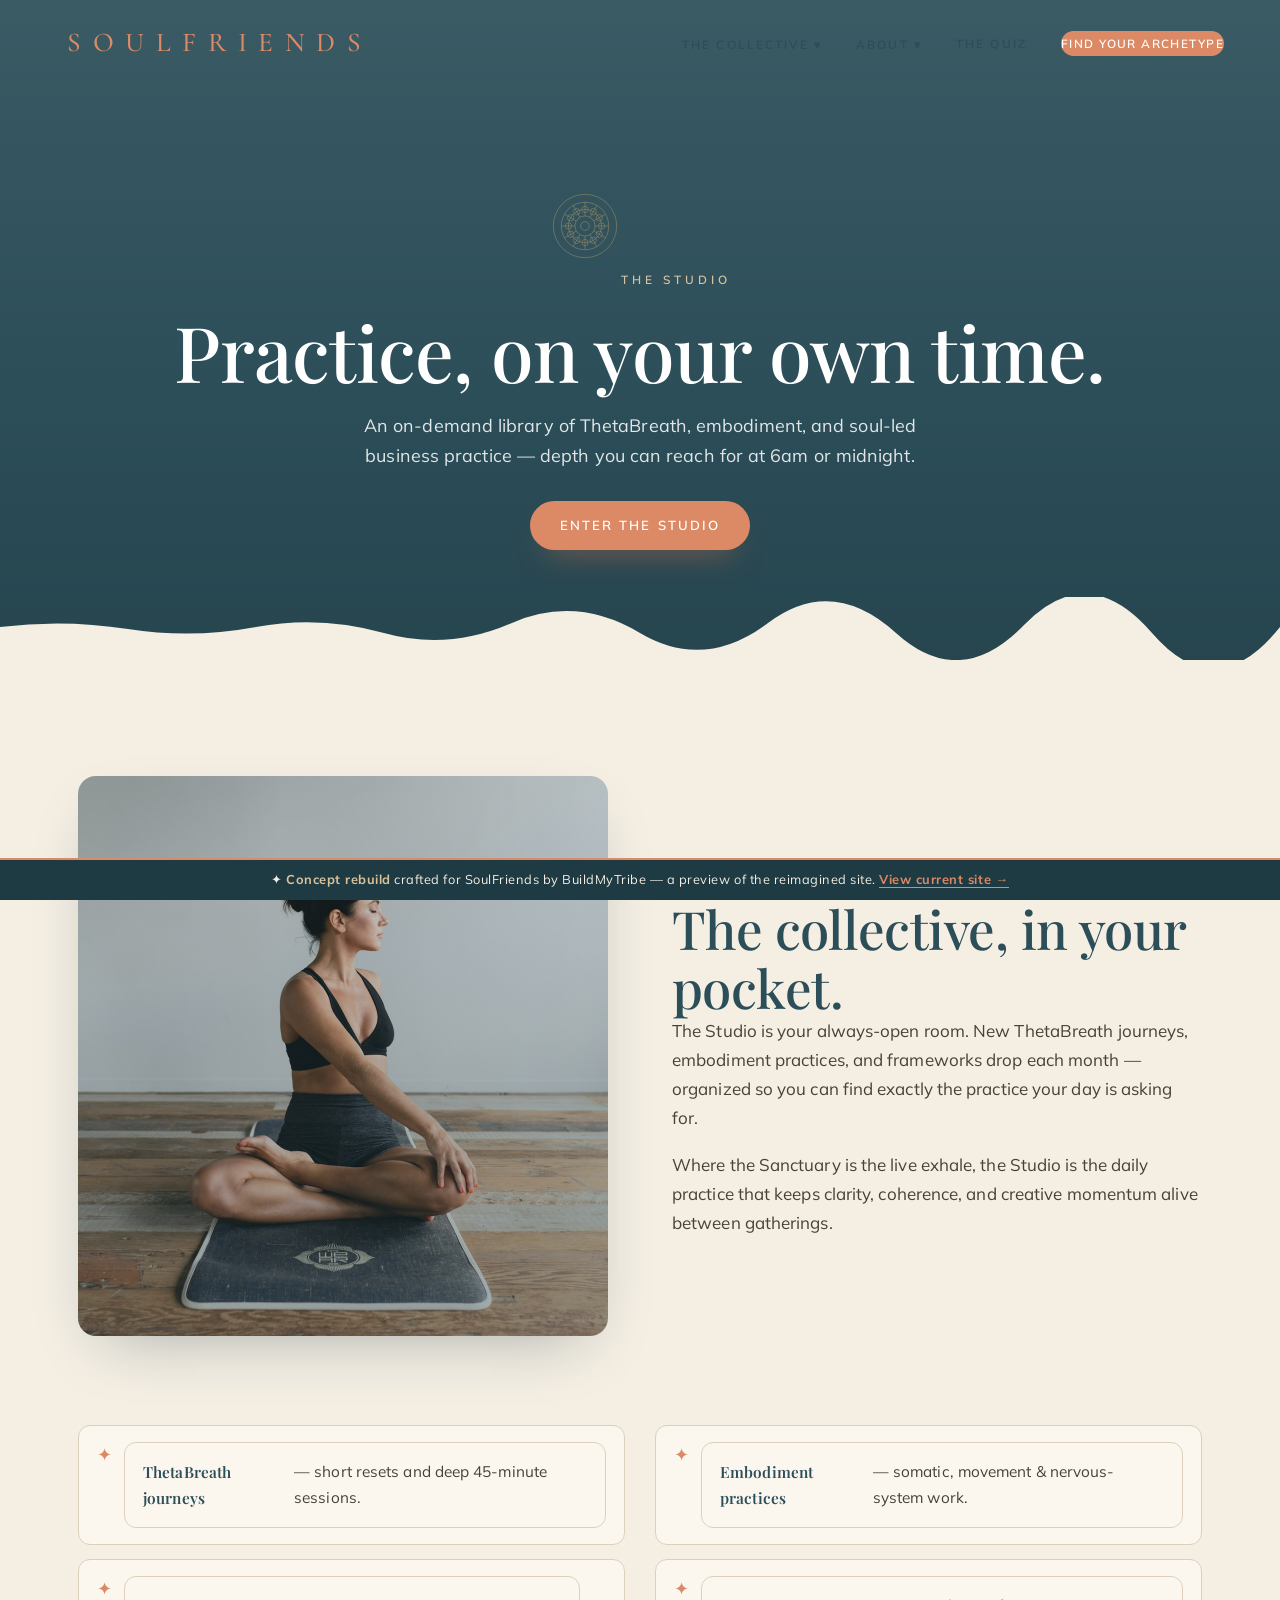
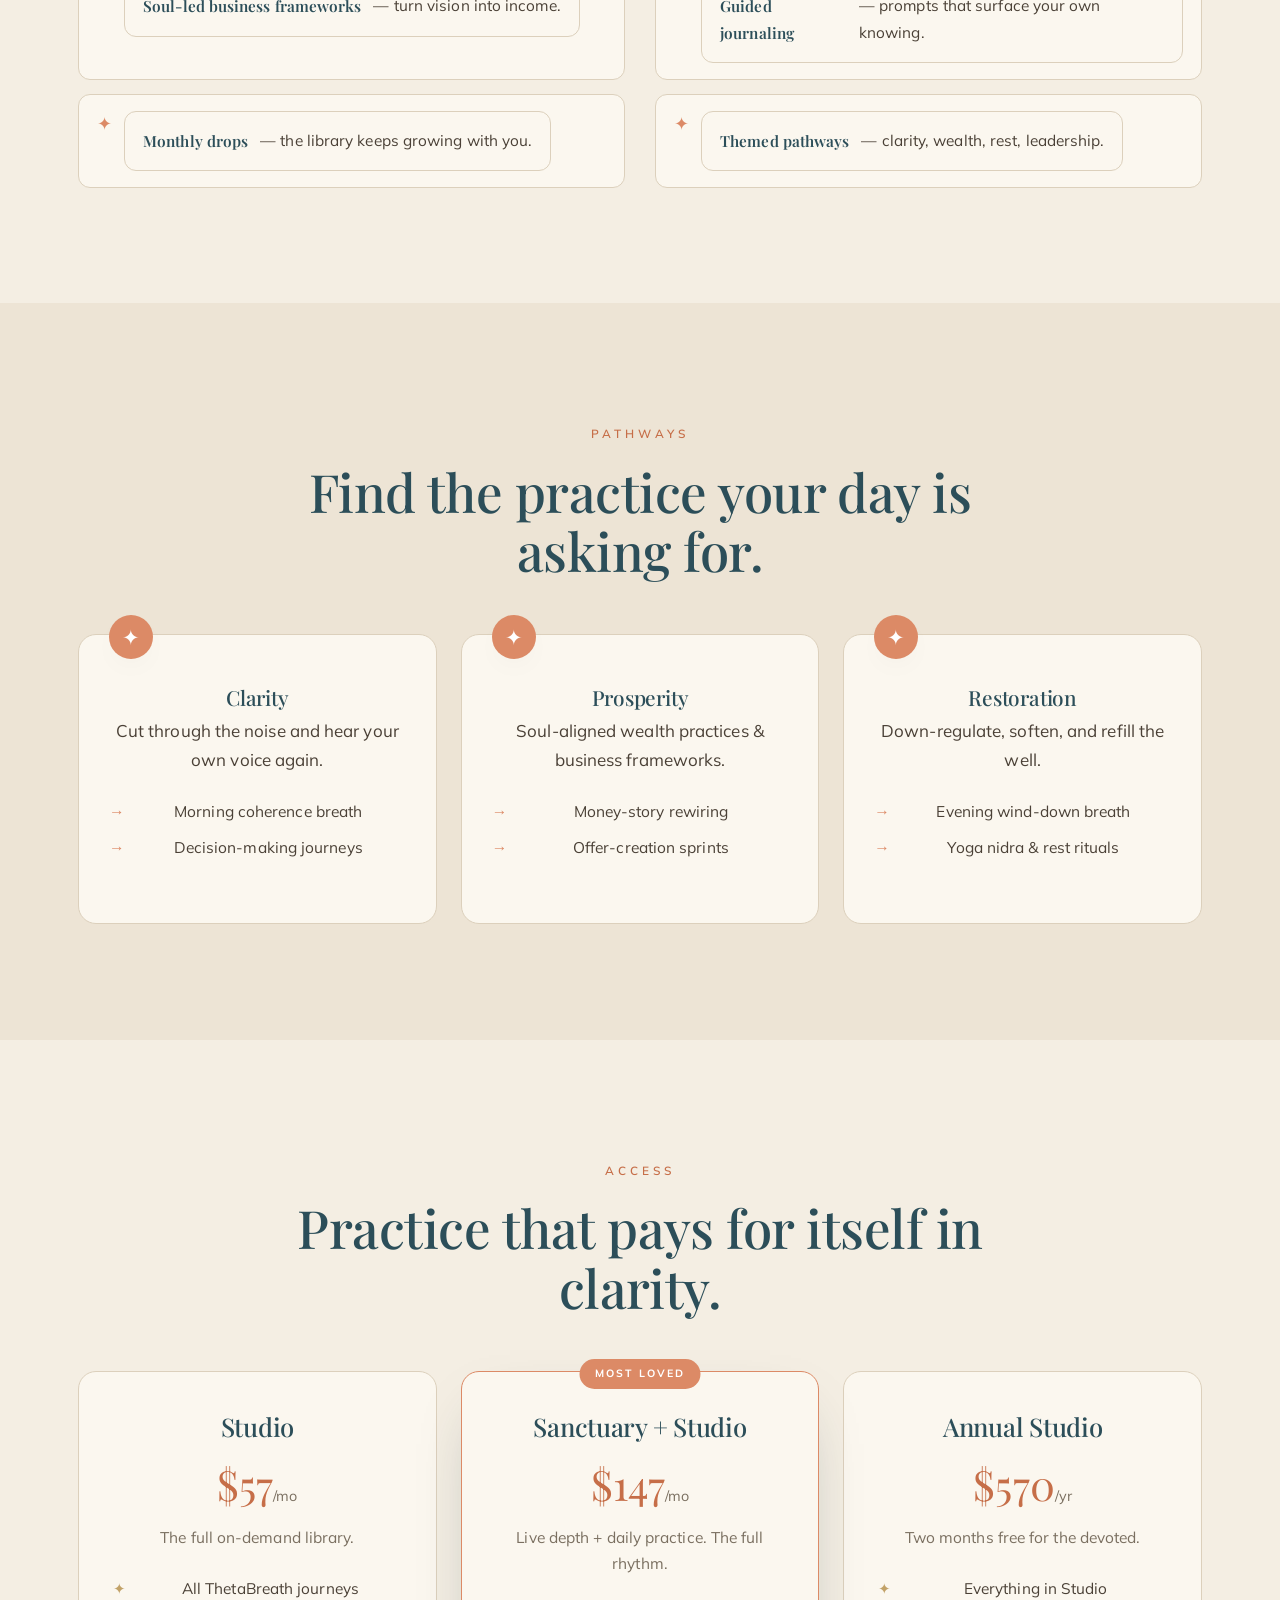
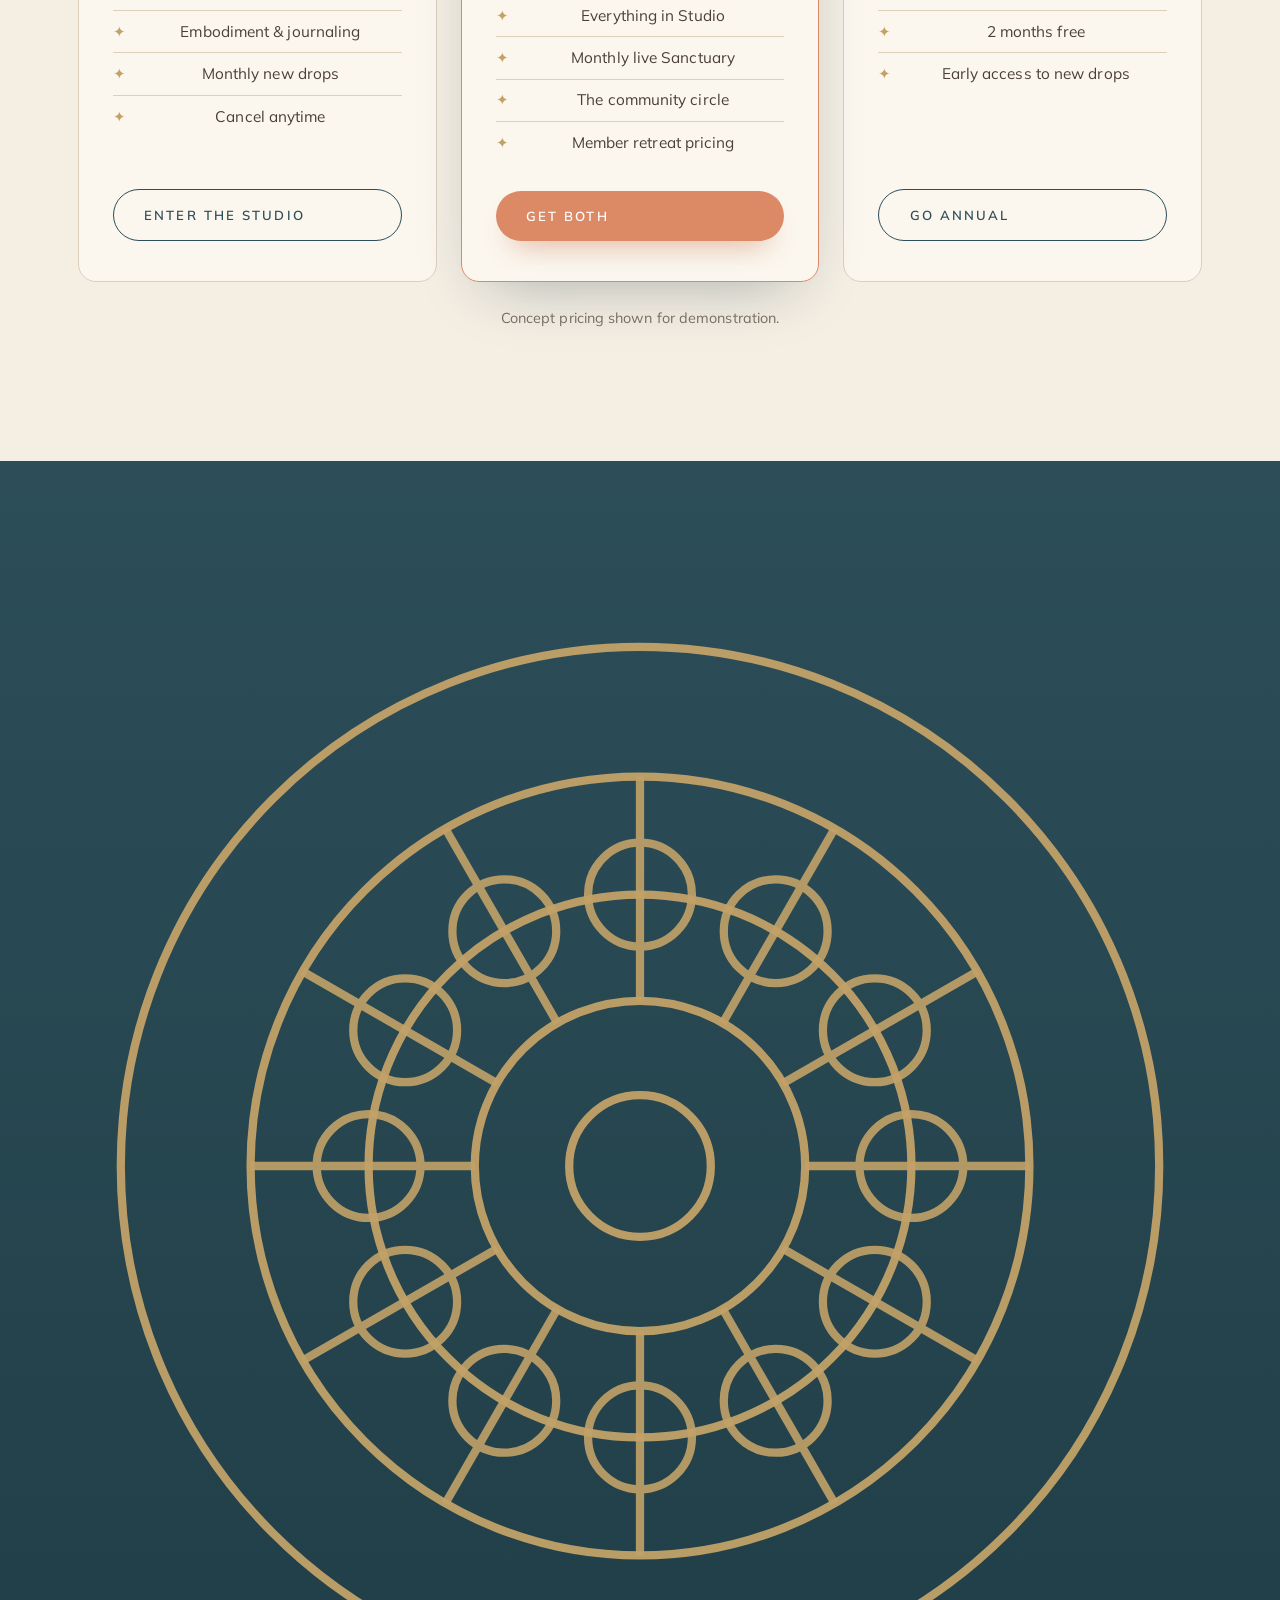
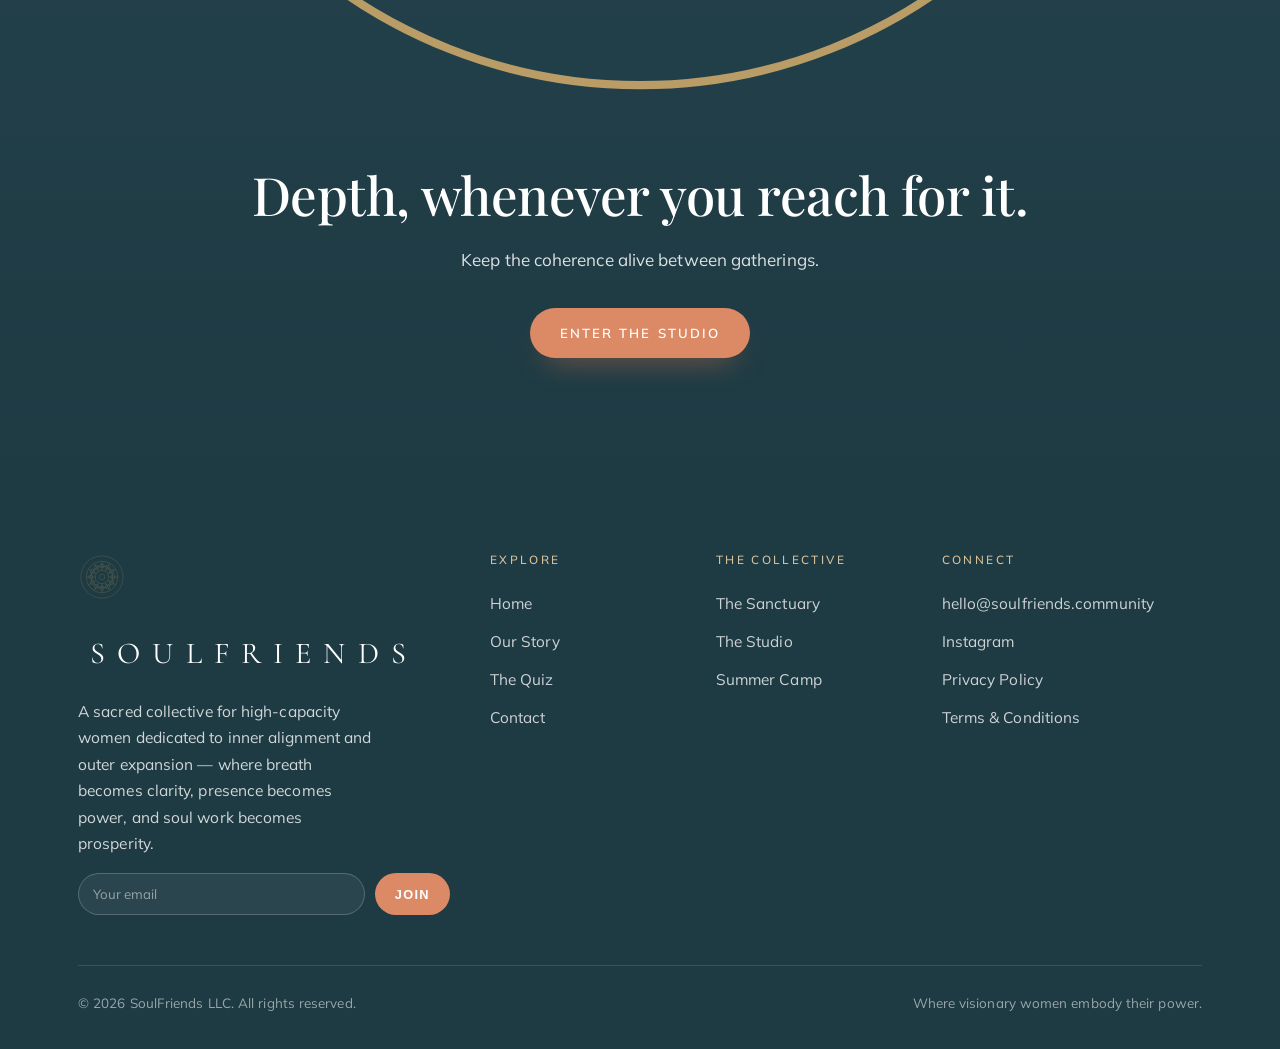
<file: studio.html>
<!DOCTYPE html><html lang="en"><head>
<meta charset="utf-8"><meta name="viewport" content="width=device-width,initial-scale=1">
<title>The Studio &mdash; SoulFriends</title><meta name="description" content="An on-demand library of ThetaBreath, embodiment, and soul-led business practice. Depth you can reach for any time of day.">
<meta property="og:title" content="The Studio &mdash; SoulFriends"><meta property="og:description" content="An on-demand library of ThetaBreath, embodiment, and soul-led business practice. Depth you can reach for any time of day.">
<link rel="preconnect" href="https://fonts.googleapis.com"><link rel="preconnect" href="https://fonts.gstatic.com" crossorigin><link href="https://fonts.googleapis.com/css2?family=Playfair+Display:ital,wght@0,400;0,500;0,600;0,700;1,400;1,500&family=Cormorant+Garamond:wght@300;400;500;600&family=Mulish:wght@300;400;500;600;700&display=swap" rel="stylesheet"><link rel="stylesheet" href="styles.css">
<link rel="icon" href="data:image/svg+xml,%3Csvg xmlns='http://www.w3.org/2000/svg' viewBox='0 0 32 32'%3E%3Ccircle cx='16' cy='16' r='14' fill='%23DC8A66'/%3E%3C/svg%3E">
</head><body><header class="nav solid" id="nav">
<a href="index.html" class="nav-logo">SOULFRIENDS</a>
<nav class="nav-links">
  <li class="has-drop" style="list-style:none"><a href="#">The Collective &#9662;</a>
    <div class="drop"><a href="sanctuary.html">The Sanctuary</a><a href="studio.html">The Studio</a><a href="summer-camp.html">Summer Camp</a></div></li>
  <li class="has-drop" style="list-style:none"><a href="about.html">About &#9662;</a>
    <div class="drop"><a href="about.html">Our Story</a><a href="contact.html">Contact</a></div></li>
  <a href="quiz.html">The Quiz</a>
  <a href="quiz.html" class="nav-cta">Find Your Archetype</a>
</nav>
<button class="nav-burger" aria-label="Menu"><span></span><span></span><span></span></button>
</header>
<div class="mobile-menu"><button class="mobile-close" aria-label="Close">&times;</button>
<a href="index.html">Home</a><a href="about.html">Our Story</a><a href="sanctuary.html">The Sanctuary</a>
<a href="studio.html">The Studio</a><a href="summer-camp.html">Summer Camp</a><a href="quiz.html">The Quiz</a><a href="contact.html">Contact</a>
</div><main>
<section class="phero"><svg class="mandala" viewBox="0 0 100 100" fill="none" xmlns="http://www.w3.org/2000/svg" aria-hidden="true">
<g stroke="#C2A268" stroke-width="0.7" opacity="0.95">
<circle cx="50" cy="50" r="6"/><circle cx="50" cy="50" r="14"/><circle cx="50" cy="50" r="23"/><circle cx="50" cy="50" r="33"/><circle cx="50" cy="50" r="44"/>
</g>
<g stroke="#C2A268" stroke-width="0.7" opacity="0.9"><line x1="64.0" y1="50.0" x2="83.0" y2="50.0"/><circle cx="73.0" cy="50.0" r="4.4"/><line x1="62.1" y1="57.0" x2="78.6" y2="66.5"/><circle cx="69.9" cy="61.5" r="4.4"/><line x1="57.0" y1="62.1" x2="66.5" y2="78.6"/><circle cx="61.5" cy="69.9" r="4.4"/><line x1="50.0" y1="64.0" x2="50.0" y2="83.0"/><circle cx="50.0" cy="73.0" r="4.4"/><line x1="43.0" y1="62.1" x2="33.5" y2="78.6"/><circle cx="38.5" cy="69.9" r="4.4"/><line x1="37.9" y1="57.0" x2="21.4" y2="66.5"/><circle cx="30.1" cy="61.5" r="4.4"/><line x1="36.0" y1="50.0" x2="17.0" y2="50.0"/><circle cx="27.0" cy="50.0" r="4.4"/><line x1="37.9" y1="43.0" x2="21.4" y2="33.5"/><circle cx="30.1" cy="38.5" r="4.4"/><line x1="43.0" y1="37.9" x2="33.5" y2="21.4"/><circle cx="38.5" cy="30.1" r="4.4"/><line x1="50.0" y1="36.0" x2="50.0" y2="17.0"/><circle cx="50.0" cy="27.0" r="4.4"/><line x1="57.0" y1="37.9" x2="66.5" y2="21.4"/><circle cx="61.5" cy="30.1" r="4.4"/><line x1="62.1" y1="43.0" x2="78.6" y2="33.5"/><circle cx="69.9" cy="38.5" r="4.4"/></g></svg><span class="eyebrow" style="color:var(--gold-soft)">The Studio</span>
<h1>Practice, on your own time.</h1>
<p>An on-demand library of ThetaBreath, embodiment, and soul-led business practice &mdash; depth you can reach for at 6am or midnight.</p>
<div style="margin-top:30px"><a href="#join" class="btn btn-primary">Enter The Studio</a></div></section>

<section class="s s-cream"><div class="wrap">
 <div class="frow flip"><div class="frow-txt reveal"><span class="eyebrow">What It Is</span><h2>The collective, in your pocket.</h2>
  <p>The Studio is your always-open room. New ThetaBreath journeys, embodiment practices, and frameworks drop each month &mdash; organized so you can find exactly the practice your day is asking for.</p>
  <p>Where the Sanctuary is the live exhale, the Studio is the daily practice that keeps clarity, coherence, and creative momentum alive between gatherings.</p></div>
  <div class="frow-fig reveal d1"><div class="figure tall" data-zoom style="background-image:linear-gradient(160deg,rgba(44,78,89,.18),rgba(30,58,67,.42)),url(assets/yoga.jpg);"></div></div>
 </div>
 <div class="includes">
  <div><span class="dot">&#10022;</span><div><b>ThetaBreath journeys</b> &mdash; short resets and deep 45-minute sessions.</div></div>
  <div><span class="dot">&#10022;</span><div><b>Embodiment practices</b> &mdash; somatic, movement &amp; nervous-system work.</div></div>
  <div><span class="dot">&#10022;</span><div><b>Soul-led business frameworks</b> &mdash; turn vision into income.</div></div>
  <div><span class="dot">&#10022;</span><div><b>Guided journaling</b> &mdash; prompts that surface your own knowing.</div></div>
  <div><span class="dot">&#10022;</span><div><b>Monthly drops</b> &mdash; the library keeps growing with you.</div></div>
  <div><span class="dot">&#10022;</span><div><b>Themed pathways</b> &mdash; clarity, wealth, rest, leadership.</div></div>
 </div>
</div></section>

<section class="s s-cream2"><div class="wrap center"><span class="eyebrow reveal">Pathways</span><h2 class="reveal narrow">Find the practice your day is asking for.</h2>
 <div class="steps">
  <div class="step reveal"><div class="n">&#10022;</div><h3>Clarity</h3><p>Cut through the noise and hear your own voice again.</p><ul><li>Morning coherence breath</li><li>Decision-making journeys</li></ul></div>
  <div class="step reveal d1"><div class="n">&#10022;</div><h3>Prosperity</h3><p>Soul-aligned wealth practices &amp; business frameworks.</p><ul><li>Money-story rewiring</li><li>Offer-creation sprints</li></ul></div>
  <div class="step reveal d2"><div class="n">&#10022;</div><h3>Restoration</h3><p>Down-regulate, soften, and refill the well.</p><ul><li>Evening wind-down breath</li><li>Yoga nidra &amp; rest rituals</li></ul></div>
 </div>
</div></section>

<section class="s s-cream" id="join"><div class="wrap center"><span class="eyebrow reveal">Access</span><h2 class="reveal narrow">Practice that pays for itself in clarity.</h2>
 <div class="offer-grid">
  <div class="offer reveal"><h3>Studio</h3><div class="price">$57<small>/mo</small></div><p class="desc">The full on-demand library.</p>
   <ul><li>All ThetaBreath journeys</li><li>Embodiment &amp; journaling</li><li>Monthly new drops</li><li>Cancel anytime</li></ul><a href="contact.html" class="btn btn-ghost">Enter The Studio</a></div>
  <div class="offer feat reveal d1"><h3>Sanctuary + Studio</h3><div class="price">$147<small>/mo</small></div><p class="desc">Live depth + daily practice. The full rhythm.</p>
   <ul><li>Everything in Studio</li><li>Monthly live Sanctuary</li><li>The community circle</li><li>Member retreat pricing</li></ul><a href="sanctuary.html" class="btn btn-primary">Get Both</a></div>
  <div class="offer reveal d2"><h3>Annual Studio</h3><div class="price">$570<small>/yr</small></div><p class="desc">Two months free for the devoted.</p>
   <ul><li>Everything in Studio</li><li>2 months free</li><li>Early access to new drops</li></ul><a href="contact.html" class="btn btn-ghost">Go Annual</a></div>
 </div>
 <p class="center" style="margin-top:24px;color:var(--muted);font-size:.9rem">Concept pricing shown for demonstration.</p>
</div></section>

<section class="s-teal"><div class="wrap cta-band reveal"><svg class="mandala" viewBox="0 0 100 100" fill="none" xmlns="http://www.w3.org/2000/svg" aria-hidden="true">
<g stroke="#C2A268" stroke-width="0.7" opacity="0.95">
<circle cx="50" cy="50" r="6"/><circle cx="50" cy="50" r="14"/><circle cx="50" cy="50" r="23"/><circle cx="50" cy="50" r="33"/><circle cx="50" cy="50" r="44"/>
</g>
<g stroke="#C2A268" stroke-width="0.7" opacity="0.9"><line x1="64.0" y1="50.0" x2="83.0" y2="50.0"/><circle cx="73.0" cy="50.0" r="4.4"/><line x1="62.1" y1="57.0" x2="78.6" y2="66.5"/><circle cx="69.9" cy="61.5" r="4.4"/><line x1="57.0" y1="62.1" x2="66.5" y2="78.6"/><circle cx="61.5" cy="69.9" r="4.4"/><line x1="50.0" y1="64.0" x2="50.0" y2="83.0"/><circle cx="50.0" cy="73.0" r="4.4"/><line x1="43.0" y1="62.1" x2="33.5" y2="78.6"/><circle cx="38.5" cy="69.9" r="4.4"/><line x1="37.9" y1="57.0" x2="21.4" y2="66.5"/><circle cx="30.1" cy="61.5" r="4.4"/><line x1="36.0" y1="50.0" x2="17.0" y2="50.0"/><circle cx="27.0" cy="50.0" r="4.4"/><line x1="37.9" y1="43.0" x2="21.4" y2="33.5"/><circle cx="30.1" cy="38.5" r="4.4"/><line x1="43.0" y1="37.9" x2="33.5" y2="21.4"/><circle cx="38.5" cy="30.1" r="4.4"/><line x1="50.0" y1="36.0" x2="50.0" y2="17.0"/><circle cx="50.0" cy="27.0" r="4.4"/><line x1="57.0" y1="37.9" x2="66.5" y2="21.4"/><circle cx="61.5" cy="30.1" r="4.4"/><line x1="62.1" y1="43.0" x2="78.6" y2="33.5"/><circle cx="69.9" cy="38.5" r="4.4"/></g></svg><h2>Depth, whenever you reach for it.</h2>
 <p>Keep the coherence alive between gatherings.</p><a href="contact.html" class="btn btn-primary">Enter The Studio</a></div></section>
</main><footer class="footer"><div class="wrap">
<div class="footer-grid">
 <div><svg class="foot-mandala" viewBox="0 0 100 100" fill="none" xmlns="http://www.w3.org/2000/svg" aria-hidden="true">
<g stroke="#C2A268" stroke-width="0.7" opacity="0.95">
<circle cx="50" cy="50" r="6"/><circle cx="50" cy="50" r="14"/><circle cx="50" cy="50" r="23"/><circle cx="50" cy="50" r="33"/><circle cx="50" cy="50" r="44"/>
</g>
<g stroke="#C2A268" stroke-width="0.7" opacity="0.9"><line x1="64.0" y1="50.0" x2="83.0" y2="50.0"/><circle cx="73.0" cy="50.0" r="4.4"/><line x1="62.1" y1="57.0" x2="78.6" y2="66.5"/><circle cx="69.9" cy="61.5" r="4.4"/><line x1="57.0" y1="62.1" x2="66.5" y2="78.6"/><circle cx="61.5" cy="69.9" r="4.4"/><line x1="50.0" y1="64.0" x2="50.0" y2="83.0"/><circle cx="50.0" cy="73.0" r="4.4"/><line x1="43.0" y1="62.1" x2="33.5" y2="78.6"/><circle cx="38.5" cy="69.9" r="4.4"/><line x1="37.9" y1="57.0" x2="21.4" y2="66.5"/><circle cx="30.1" cy="61.5" r="4.4"/><line x1="36.0" y1="50.0" x2="17.0" y2="50.0"/><circle cx="27.0" cy="50.0" r="4.4"/><line x1="37.9" y1="43.0" x2="21.4" y2="33.5"/><circle cx="30.1" cy="38.5" r="4.4"/><line x1="43.0" y1="37.9" x2="33.5" y2="21.4"/><circle cx="38.5" cy="30.1" r="4.4"/><line x1="50.0" y1="36.0" x2="50.0" y2="17.0"/><circle cx="50.0" cy="27.0" r="4.4"/><line x1="57.0" y1="37.9" x2="66.5" y2="21.4"/><circle cx="61.5" cy="30.1" r="4.4"/><line x1="62.1" y1="43.0" x2="78.6" y2="33.5"/><circle cx="69.9" cy="38.5" r="4.4"/></g></svg><div class="footer-logo">SOULFRIENDS</div>
   <p class="blurb">A sacred collective for high-capacity women dedicated to inner alignment and outer expansion &mdash; where breath becomes clarity, presence becomes power, and soul work becomes prosperity.</p>
   <form class="news" data-demo onsubmit="return false"><input type="email" placeholder="Your email" aria-label="email" required><button>Join</button></form>
 </div>
 <div><h4>Explore</h4><a href="index.html">Home</a><a href="about.html">Our Story</a><a href="quiz.html">The Quiz</a><a href="contact.html">Contact</a></div>
 <div><h4>The Collective</h4><a href="sanctuary.html">The Sanctuary</a><a href="studio.html">The Studio</a><a href="summer-camp.html">Summer Camp</a></div>
 <div><h4>Connect</h4><a href="contact.html">hello@soulfriends.community</a><a href="#">Instagram</a><a href="privacy.html">Privacy Policy</a><a href="terms.html">Terms &amp; Conditions</a></div>
</div>
<div class="footer-bottom"><span>&copy; <span class="yr"></span> SoulFriends LLC. All rights reserved.</span>
<span>Where visionary women embody their power.</span></div>
</div></footer><div class="demo-ribbon">&#10022; <b>Concept rebuild</b> crafted for SoulFriends by BuildMyTribe &mdash; a preview of the reimagined site. <a href="https://www.soulfriends.community" target="_blank" rel="noopener">View current site &#8594;</a></div><script src="app.js" defer></script></body></html>
</file>
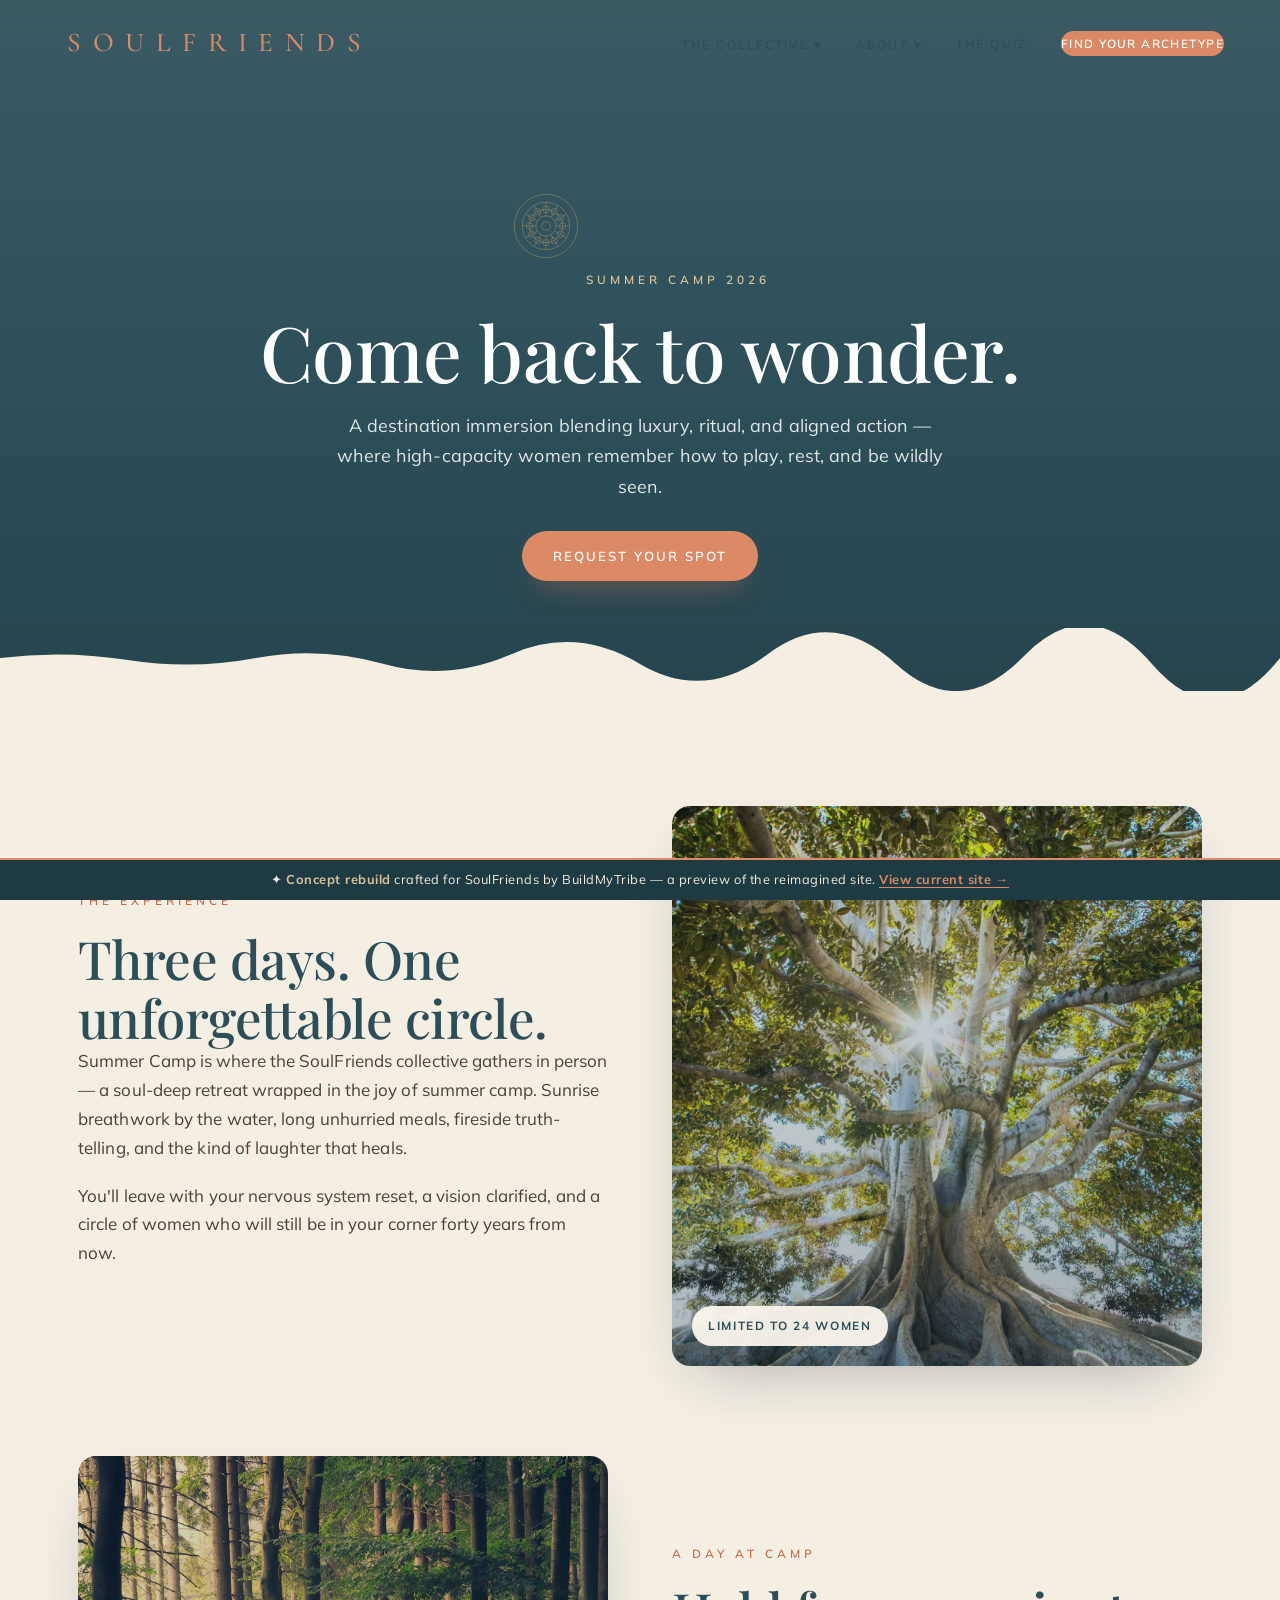
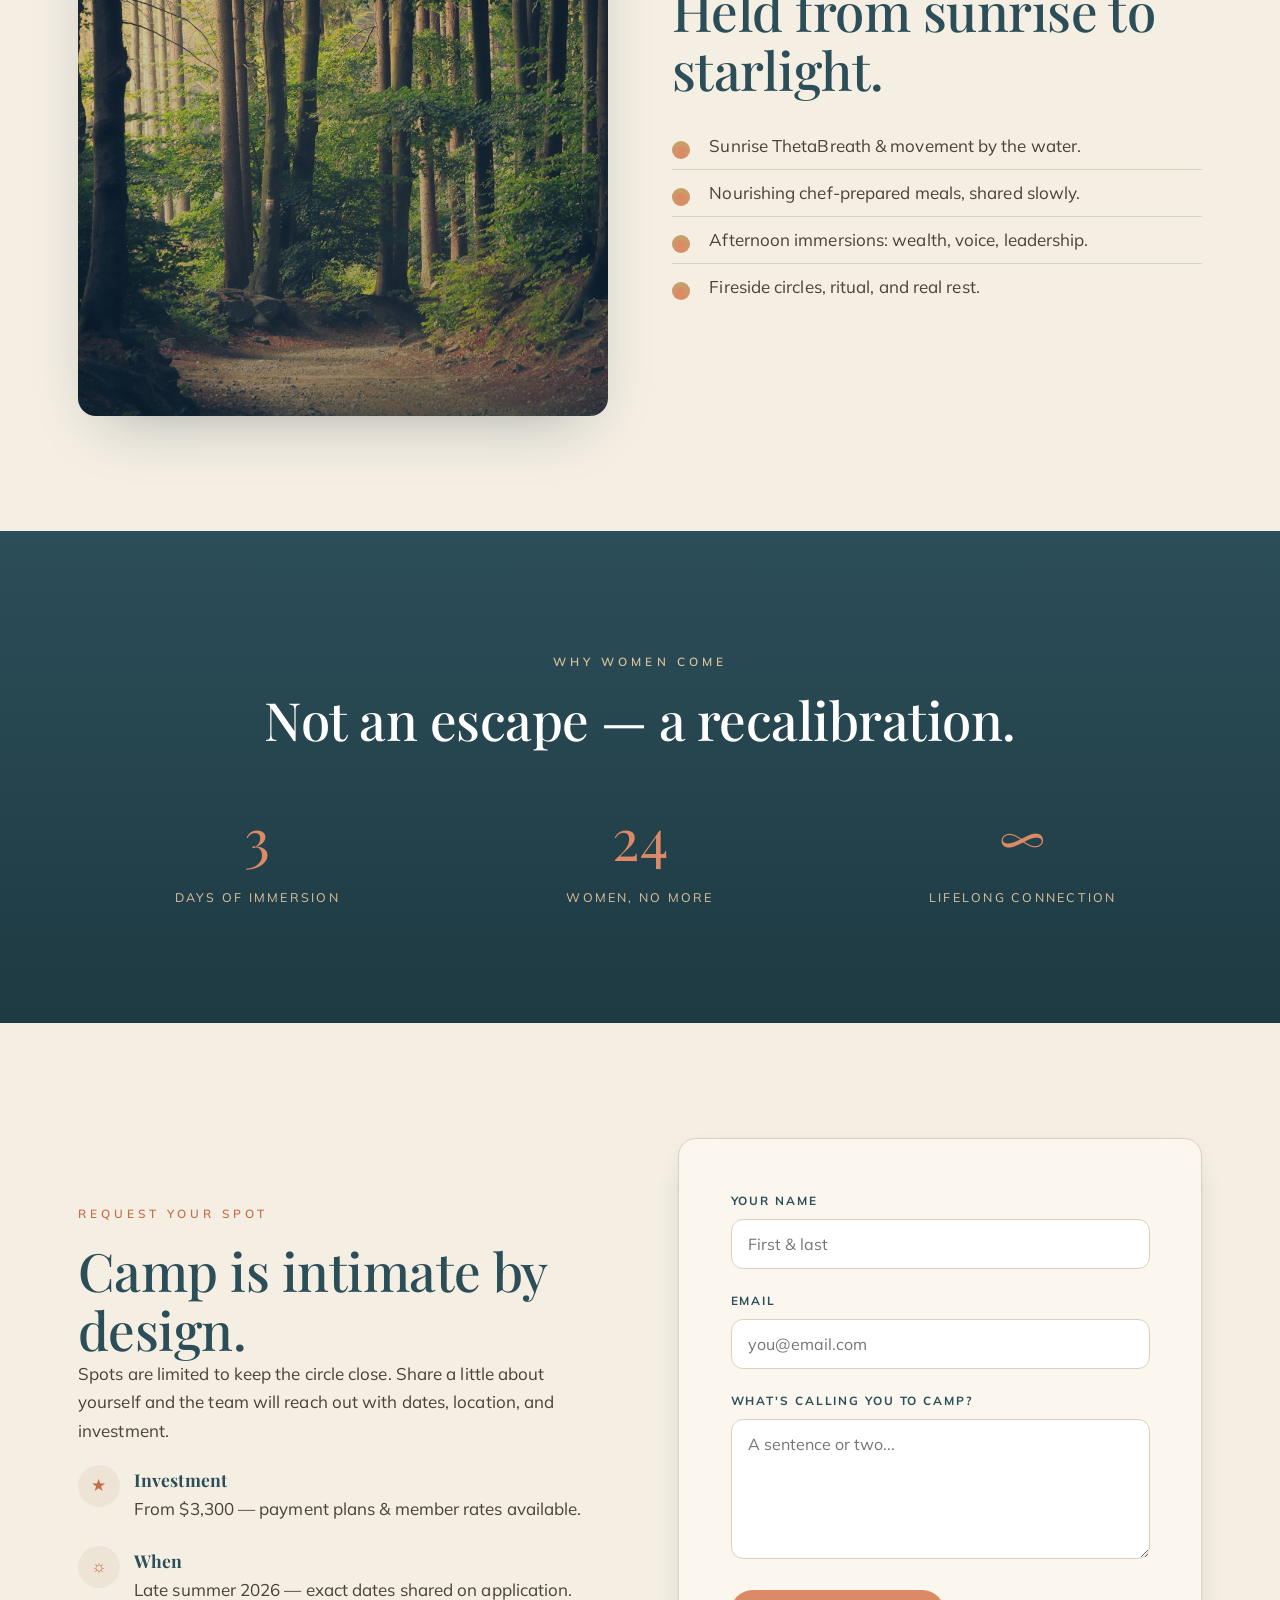
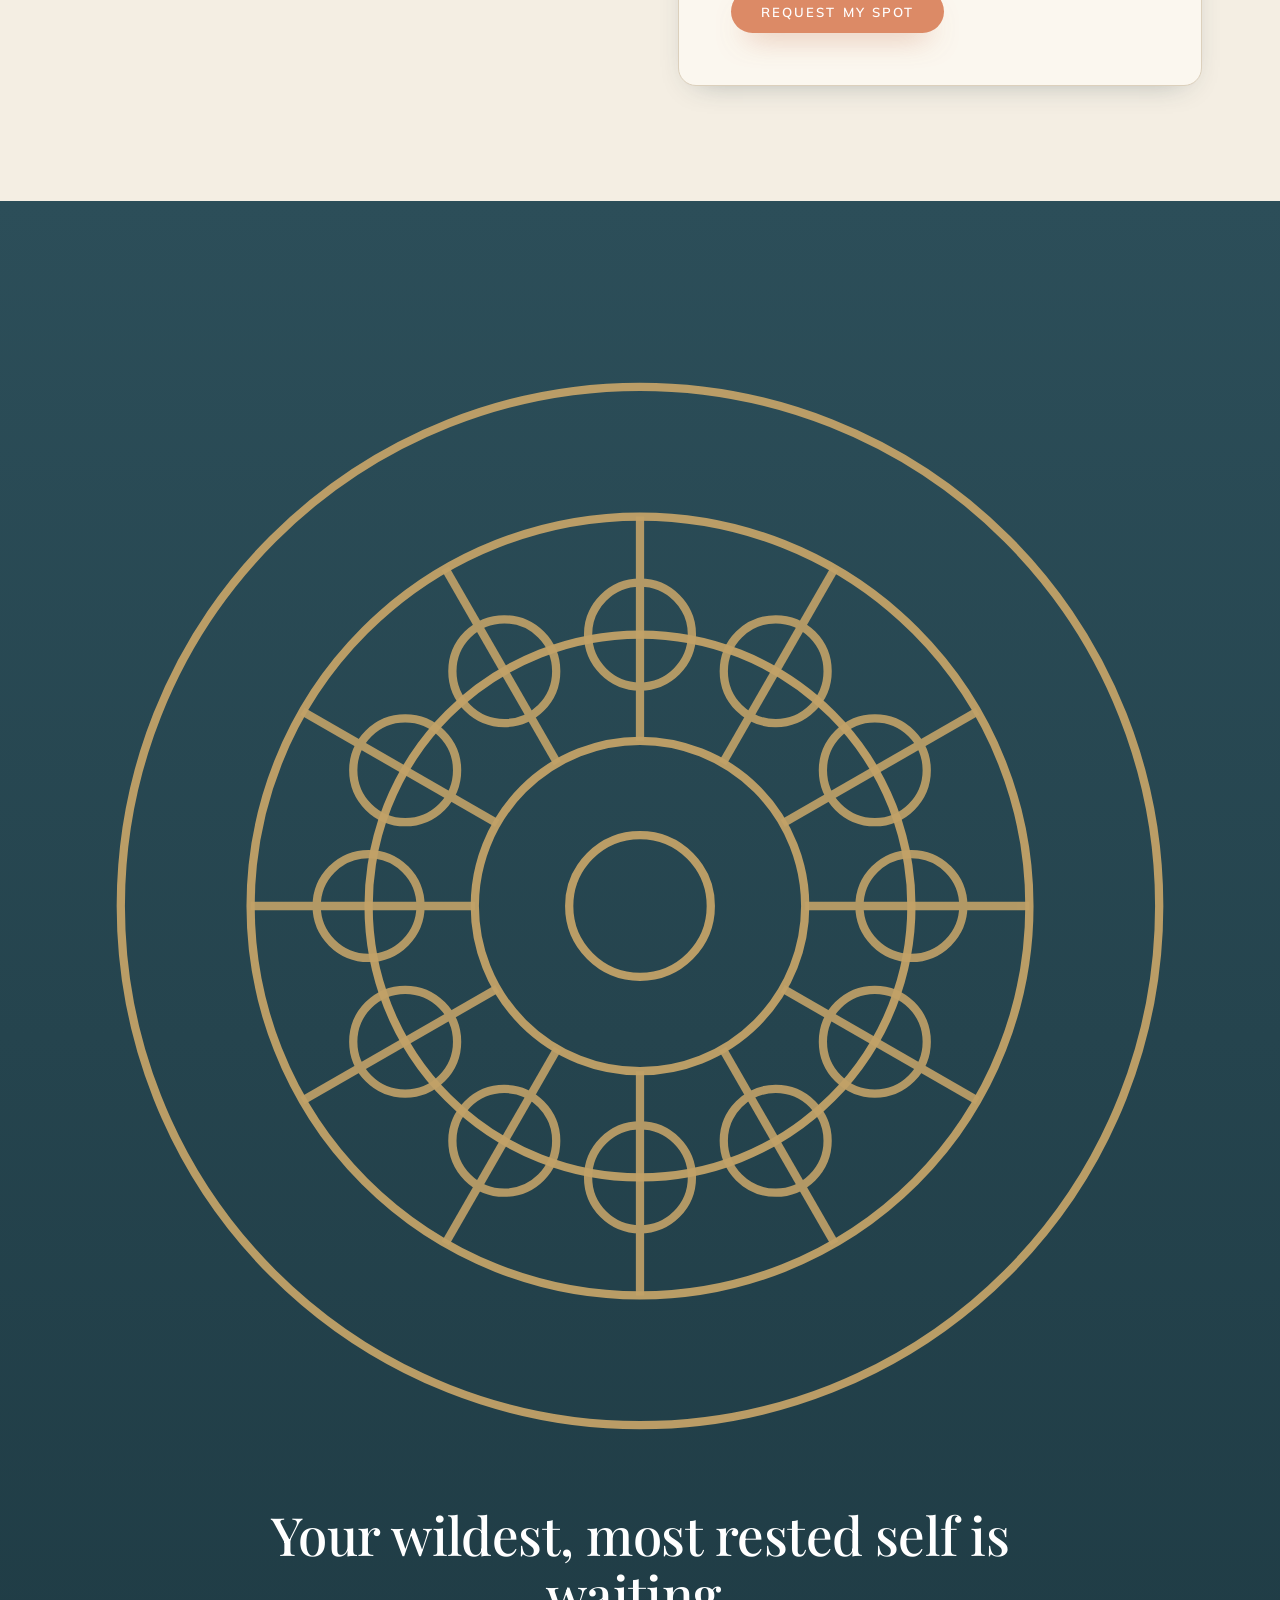
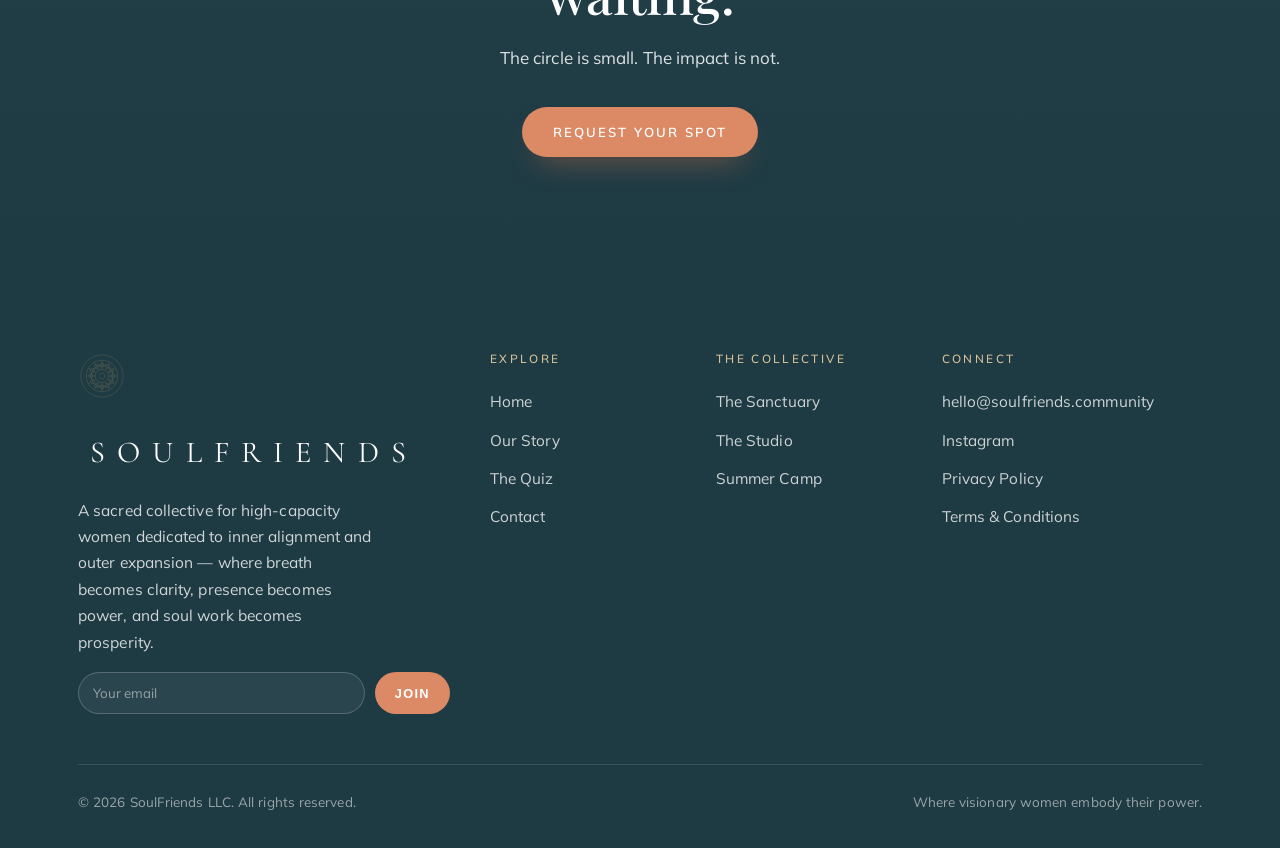
<file: summer-camp.html>
<!DOCTYPE html><html lang="en"><head>
<meta charset="utf-8"><meta name="viewport" content="width=device-width,initial-scale=1">
<title>Summer Camp 2026 &mdash; SoulFriends</title><meta name="description" content="A destination immersion blending luxury, ritual, and aligned action. Three days, twenty-four women, lifelong connection.">
<meta property="og:title" content="Summer Camp 2026 &mdash; SoulFriends"><meta property="og:description" content="A destination immersion blending luxury, ritual, and aligned action. Three days, twenty-four women, lifelong connection.">
<link rel="preconnect" href="https://fonts.googleapis.com"><link rel="preconnect" href="https://fonts.gstatic.com" crossorigin><link href="https://fonts.googleapis.com/css2?family=Playfair+Display:ital,wght@0,400;0,500;0,600;0,700;1,400;1,500&family=Cormorant+Garamond:wght@300;400;500;600&family=Mulish:wght@300;400;500;600;700&display=swap" rel="stylesheet"><link rel="stylesheet" href="styles.css">
<link rel="icon" href="data:image/svg+xml,%3Csvg xmlns='http://www.w3.org/2000/svg' viewBox='0 0 32 32'%3E%3Ccircle cx='16' cy='16' r='14' fill='%23DC8A66'/%3E%3C/svg%3E">
</head><body><header class="nav solid" id="nav">
<a href="index.html" class="nav-logo">SOULFRIENDS</a>
<nav class="nav-links">
  <li class="has-drop" style="list-style:none"><a href="#">The Collective &#9662;</a>
    <div class="drop"><a href="sanctuary.html">The Sanctuary</a><a href="studio.html">The Studio</a><a href="summer-camp.html">Summer Camp</a></div></li>
  <li class="has-drop" style="list-style:none"><a href="about.html">About &#9662;</a>
    <div class="drop"><a href="about.html">Our Story</a><a href="contact.html">Contact</a></div></li>
  <a href="quiz.html">The Quiz</a>
  <a href="quiz.html" class="nav-cta">Find Your Archetype</a>
</nav>
<button class="nav-burger" aria-label="Menu"><span></span><span></span><span></span></button>
</header>
<div class="mobile-menu"><button class="mobile-close" aria-label="Close">&times;</button>
<a href="index.html">Home</a><a href="about.html">Our Story</a><a href="sanctuary.html">The Sanctuary</a>
<a href="studio.html">The Studio</a><a href="summer-camp.html">Summer Camp</a><a href="quiz.html">The Quiz</a><a href="contact.html">Contact</a>
</div><main>
<section class="phero" style="background:linear-gradient(180deg,#3a5a64,#2c4e59 60%,#26454f)"><svg class="mandala" viewBox="0 0 100 100" fill="none" xmlns="http://www.w3.org/2000/svg" aria-hidden="true">
<g stroke="#C2A268" stroke-width="0.7" opacity="0.95">
<circle cx="50" cy="50" r="6"/><circle cx="50" cy="50" r="14"/><circle cx="50" cy="50" r="23"/><circle cx="50" cy="50" r="33"/><circle cx="50" cy="50" r="44"/>
</g>
<g stroke="#C2A268" stroke-width="0.7" opacity="0.9"><line x1="64.0" y1="50.0" x2="83.0" y2="50.0"/><circle cx="73.0" cy="50.0" r="4.4"/><line x1="62.1" y1="57.0" x2="78.6" y2="66.5"/><circle cx="69.9" cy="61.5" r="4.4"/><line x1="57.0" y1="62.1" x2="66.5" y2="78.6"/><circle cx="61.5" cy="69.9" r="4.4"/><line x1="50.0" y1="64.0" x2="50.0" y2="83.0"/><circle cx="50.0" cy="73.0" r="4.4"/><line x1="43.0" y1="62.1" x2="33.5" y2="78.6"/><circle cx="38.5" cy="69.9" r="4.4"/><line x1="37.9" y1="57.0" x2="21.4" y2="66.5"/><circle cx="30.1" cy="61.5" r="4.4"/><line x1="36.0" y1="50.0" x2="17.0" y2="50.0"/><circle cx="27.0" cy="50.0" r="4.4"/><line x1="37.9" y1="43.0" x2="21.4" y2="33.5"/><circle cx="30.1" cy="38.5" r="4.4"/><line x1="43.0" y1="37.9" x2="33.5" y2="21.4"/><circle cx="38.5" cy="30.1" r="4.4"/><line x1="50.0" y1="36.0" x2="50.0" y2="17.0"/><circle cx="50.0" cy="27.0" r="4.4"/><line x1="57.0" y1="37.9" x2="66.5" y2="21.4"/><circle cx="61.5" cy="30.1" r="4.4"/><line x1="62.1" y1="43.0" x2="78.6" y2="33.5"/><circle cx="69.9" cy="38.5" r="4.4"/></g></svg>
<span class="eyebrow" style="color:var(--gold-soft)">Summer Camp 2026</span>
<h1>Come back to wonder.</h1>
<p>A destination immersion blending luxury, ritual, and aligned action &mdash; where high-capacity women remember how to play, rest, and be wildly seen.</p>
<div style="margin-top:30px"><a href="#apply" class="btn btn-primary">Request Your Spot</a></div></section>

<section class="s s-cream"><div class="wrap">
 <div class="frow"><div class="frow-txt reveal"><span class="eyebrow">The Experience</span><h2>Three days. One unforgettable circle.</h2>
  <p>Summer Camp is where the SoulFriends collective gathers in person &mdash; a soul-deep retreat wrapped in the joy of summer camp. Sunrise breathwork by the water, long unhurried meals, fireside truth-telling, and the kind of laughter that heals.</p>
  <p>You'll leave with your nervous system reset, a vision clarified, and a circle of women who will still be in your corner forty years from now.</p></div>
  <div class="frow-fig reveal d1"><div class="figure tall" data-zoom style="background-image:linear-gradient(160deg,rgba(44,78,89,.18),rgba(30,58,67,.42)),url(assets/retreat.jpg);"><div class="badge">Limited to 24 women</div></div></div>
 </div>
 <div class="frow flip"><div class="frow-txt reveal"><span class="eyebrow">A Day at Camp</span><h2>Held from sunrise to starlight.</h2>
  <ul class="craving">
   <li>Sunrise ThetaBreath &amp; movement by the water.</li>
   <li>Nourishing chef-prepared meals, shared slowly.</li>
   <li>Afternoon immersions: wealth, voice, leadership.</li>
   <li>Fireside circles, ritual, and real rest.</li>
  </ul></div>
  <div class="frow-fig reveal d1"><div class="figure tall" data-zoom style="background-image:linear-gradient(160deg,rgba(44,78,89,.18),rgba(30,58,67,.42)),url(assets/nature.jpg);"></div></div>
 </div>
</div></section>

<section class="s s-teal"><div class="wrap center"><span class="eyebrow reveal">Why Women Come</span>
 <h2 class="reveal narrow">Not an escape &mdash; a recalibration.</h2>
 <div class="stats">
  <div class="stat reveal"><div class="big">3</div><div class="lbl">Days of immersion</div></div>
  <div class="stat reveal d1"><div class="big">24</div><div class="lbl">Women, no more</div></div>
  <div class="stat reveal d2"><div class="big">&#8734;</div><div class="lbl">Lifelong connection</div></div>
 </div>
</div></section>

<section class="s s-cream" id="apply"><div class="wrap two-col">
 <div class="reveal"><span class="eyebrow">Request Your Spot</span><h2>Camp is intimate by design.</h2>
  <p>Spots are limited to keep the circle close. Share a little about yourself and the team will reach out with dates, location, and investment.</p>
  <div class="info-line"><span class="ic">&#9733;</span><div><b>Investment</b>From $3,300 &mdash; payment plans &amp; member rates available.</div></div>
  <div class="info-line"><span class="ic">&#9788;</span><div><b>When</b>Late summer 2026 &mdash; exact dates shared on application.</div></div>
 </div>
 <form class="form-card reveal d1" data-demo>
  <div class="field"><label>Your name</label><input required placeholder="First &amp; last"></div>
  <div class="field"><label>Email</label><input type="email" required placeholder="you@email.com"></div>
  <div class="field"><label>What's calling you to camp?</label><textarea placeholder="A sentence or two..."></textarea></div>
  <button class="btn btn-primary" type="submit">Request My Spot</button>
 </form>
</div></section>

<section class="s-teal"><div class="wrap cta-band reveal"><svg class="mandala" viewBox="0 0 100 100" fill="none" xmlns="http://www.w3.org/2000/svg" aria-hidden="true">
<g stroke="#C2A268" stroke-width="0.7" opacity="0.95">
<circle cx="50" cy="50" r="6"/><circle cx="50" cy="50" r="14"/><circle cx="50" cy="50" r="23"/><circle cx="50" cy="50" r="33"/><circle cx="50" cy="50" r="44"/>
</g>
<g stroke="#C2A268" stroke-width="0.7" opacity="0.9"><line x1="64.0" y1="50.0" x2="83.0" y2="50.0"/><circle cx="73.0" cy="50.0" r="4.4"/><line x1="62.1" y1="57.0" x2="78.6" y2="66.5"/><circle cx="69.9" cy="61.5" r="4.4"/><line x1="57.0" y1="62.1" x2="66.5" y2="78.6"/><circle cx="61.5" cy="69.9" r="4.4"/><line x1="50.0" y1="64.0" x2="50.0" y2="83.0"/><circle cx="50.0" cy="73.0" r="4.4"/><line x1="43.0" y1="62.1" x2="33.5" y2="78.6"/><circle cx="38.5" cy="69.9" r="4.4"/><line x1="37.9" y1="57.0" x2="21.4" y2="66.5"/><circle cx="30.1" cy="61.5" r="4.4"/><line x1="36.0" y1="50.0" x2="17.0" y2="50.0"/><circle cx="27.0" cy="50.0" r="4.4"/><line x1="37.9" y1="43.0" x2="21.4" y2="33.5"/><circle cx="30.1" cy="38.5" r="4.4"/><line x1="43.0" y1="37.9" x2="33.5" y2="21.4"/><circle cx="38.5" cy="30.1" r="4.4"/><line x1="50.0" y1="36.0" x2="50.0" y2="17.0"/><circle cx="50.0" cy="27.0" r="4.4"/><line x1="57.0" y1="37.9" x2="66.5" y2="21.4"/><circle cx="61.5" cy="30.1" r="4.4"/><line x1="62.1" y1="43.0" x2="78.6" y2="33.5"/><circle cx="69.9" cy="38.5" r="4.4"/></g></svg><h2>Your wildest, most rested self is waiting.</h2>
 <p>The circle is small. The impact is not.</p><a href="#apply" class="btn btn-primary">Request Your Spot</a></div></section>
</main><footer class="footer"><div class="wrap">
<div class="footer-grid">
 <div><svg class="foot-mandala" viewBox="0 0 100 100" fill="none" xmlns="http://www.w3.org/2000/svg" aria-hidden="true">
<g stroke="#C2A268" stroke-width="0.7" opacity="0.95">
<circle cx="50" cy="50" r="6"/><circle cx="50" cy="50" r="14"/><circle cx="50" cy="50" r="23"/><circle cx="50" cy="50" r="33"/><circle cx="50" cy="50" r="44"/>
</g>
<g stroke="#C2A268" stroke-width="0.7" opacity="0.9"><line x1="64.0" y1="50.0" x2="83.0" y2="50.0"/><circle cx="73.0" cy="50.0" r="4.4"/><line x1="62.1" y1="57.0" x2="78.6" y2="66.5"/><circle cx="69.9" cy="61.5" r="4.4"/><line x1="57.0" y1="62.1" x2="66.5" y2="78.6"/><circle cx="61.5" cy="69.9" r="4.4"/><line x1="50.0" y1="64.0" x2="50.0" y2="83.0"/><circle cx="50.0" cy="73.0" r="4.4"/><line x1="43.0" y1="62.1" x2="33.5" y2="78.6"/><circle cx="38.5" cy="69.9" r="4.4"/><line x1="37.9" y1="57.0" x2="21.4" y2="66.5"/><circle cx="30.1" cy="61.5" r="4.4"/><line x1="36.0" y1="50.0" x2="17.0" y2="50.0"/><circle cx="27.0" cy="50.0" r="4.4"/><line x1="37.9" y1="43.0" x2="21.4" y2="33.5"/><circle cx="30.1" cy="38.5" r="4.4"/><line x1="43.0" y1="37.9" x2="33.5" y2="21.4"/><circle cx="38.5" cy="30.1" r="4.4"/><line x1="50.0" y1="36.0" x2="50.0" y2="17.0"/><circle cx="50.0" cy="27.0" r="4.4"/><line x1="57.0" y1="37.9" x2="66.5" y2="21.4"/><circle cx="61.5" cy="30.1" r="4.4"/><line x1="62.1" y1="43.0" x2="78.6" y2="33.5"/><circle cx="69.9" cy="38.5" r="4.4"/></g></svg><div class="footer-logo">SOULFRIENDS</div>
   <p class="blurb">A sacred collective for high-capacity women dedicated to inner alignment and outer expansion &mdash; where breath becomes clarity, presence becomes power, and soul work becomes prosperity.</p>
   <form class="news" data-demo onsubmit="return false"><input type="email" placeholder="Your email" aria-label="email" required><button>Join</button></form>
 </div>
 <div><h4>Explore</h4><a href="index.html">Home</a><a href="about.html">Our Story</a><a href="quiz.html">The Quiz</a><a href="contact.html">Contact</a></div>
 <div><h4>The Collective</h4><a href="sanctuary.html">The Sanctuary</a><a href="studio.html">The Studio</a><a href="summer-camp.html">Summer Camp</a></div>
 <div><h4>Connect</h4><a href="contact.html">hello@soulfriends.community</a><a href="#">Instagram</a><a href="privacy.html">Privacy Policy</a><a href="terms.html">Terms &amp; Conditions</a></div>
</div>
<div class="footer-bottom"><span>&copy; <span class="yr"></span> SoulFriends LLC. All rights reserved.</span>
<span>Where visionary women embody their power.</span></div>
</div></footer><div class="demo-ribbon">&#10022; <b>Concept rebuild</b> crafted for SoulFriends by BuildMyTribe &mdash; a preview of the reimagined site. <a href="https://www.soulfriends.community" target="_blank" rel="noopener">View current site &#8594;</a></div><script src="app.js" defer></script></body></html>
</file>
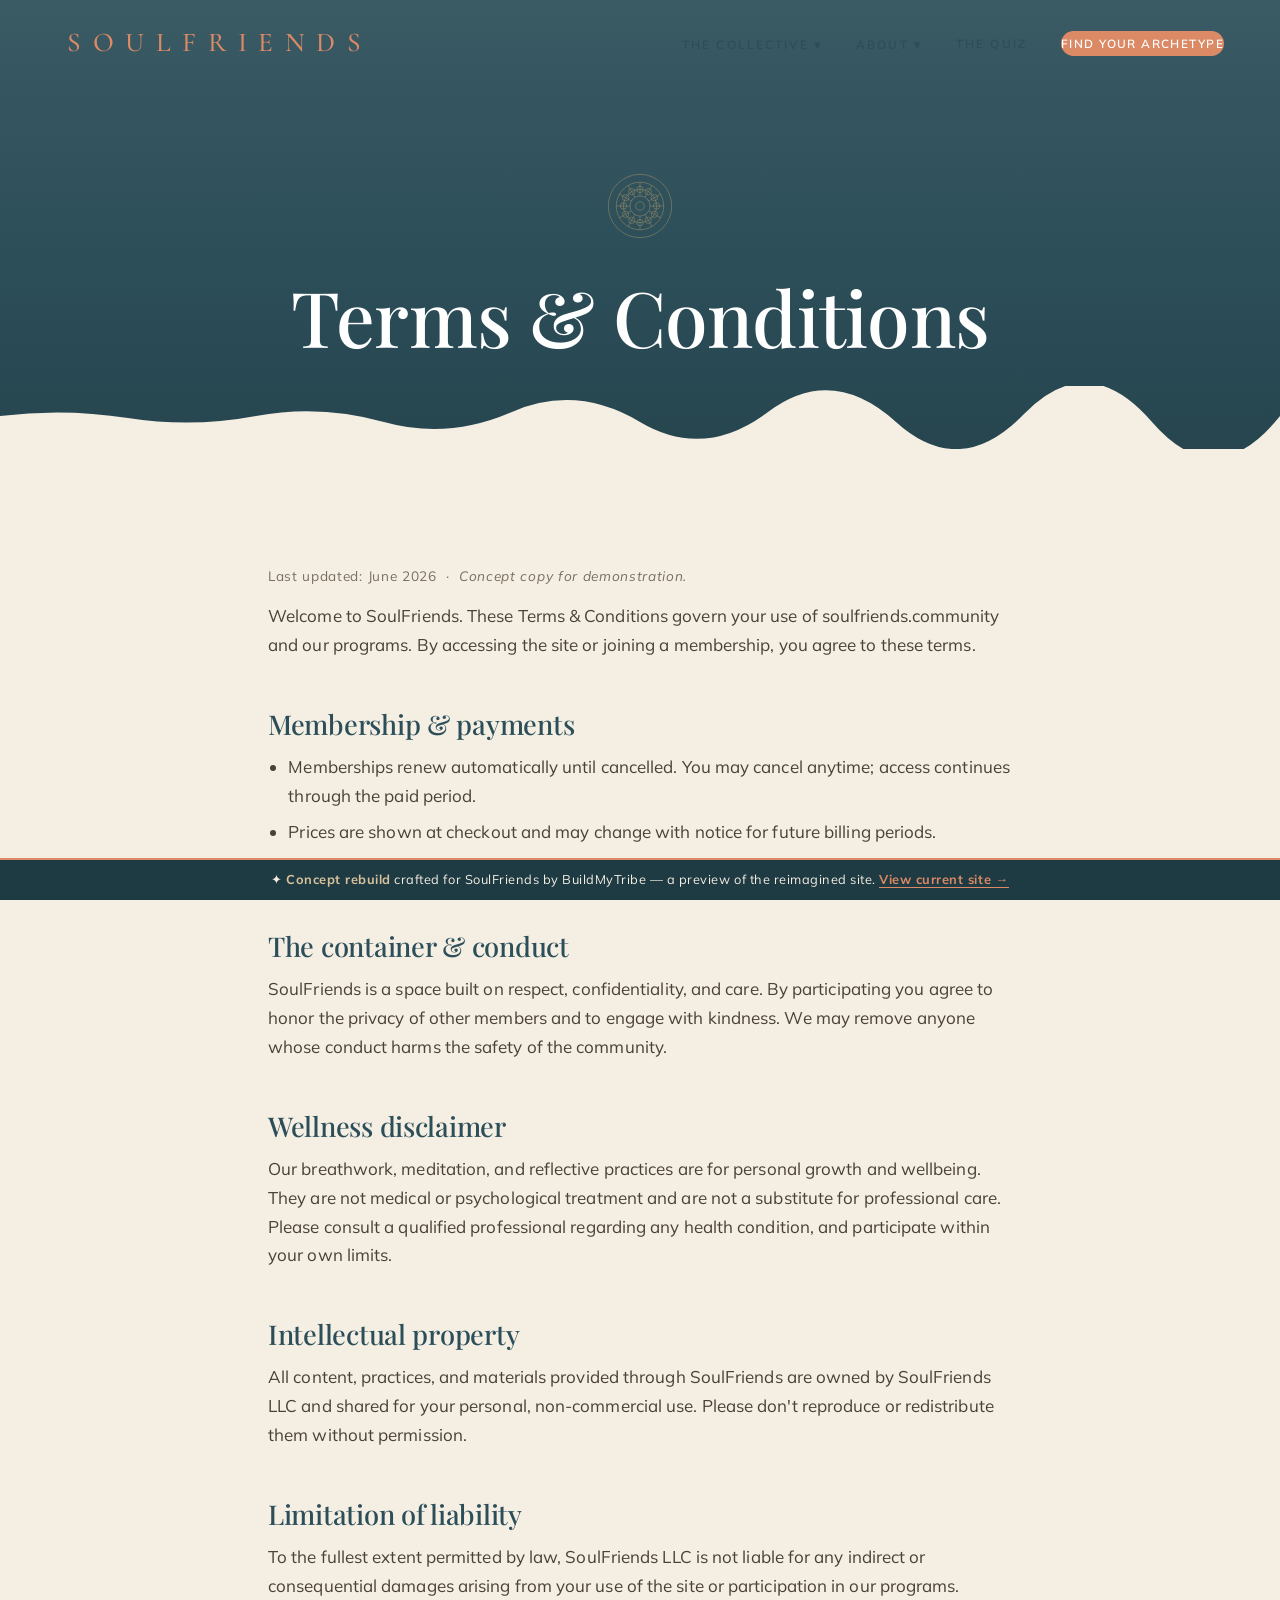
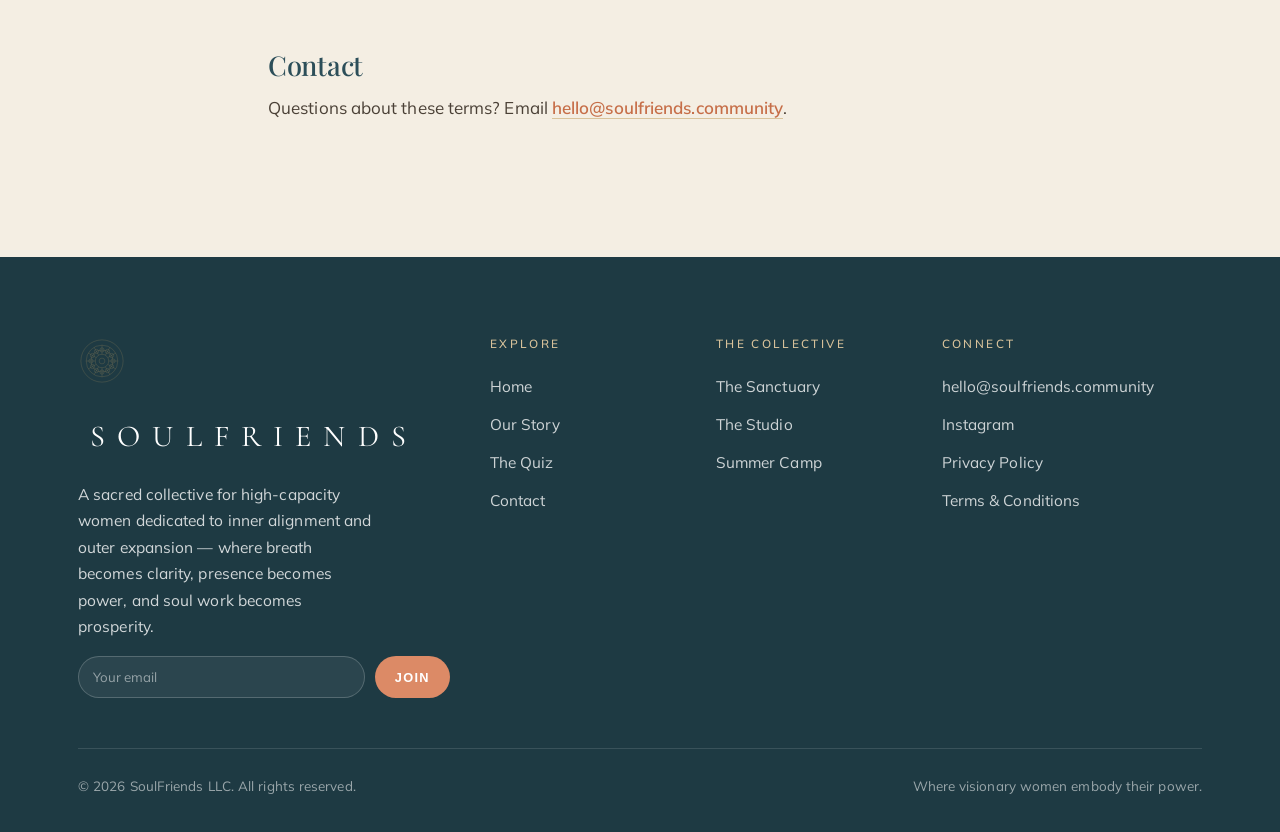
<file: terms.html>
<!DOCTYPE html><html lang="en"><head>
<meta charset="utf-8"><meta name="viewport" content="width=device-width,initial-scale=1">
<title>Terms &amp; Conditions &mdash; SoulFriends</title><meta name="description" content="The terms governing membership, payments, and participation in SoulFriends programs.">
<meta property="og:title" content="Terms &amp; Conditions &mdash; SoulFriends"><meta property="og:description" content="The terms governing membership, payments, and participation in SoulFriends programs.">
<link rel="preconnect" href="https://fonts.googleapis.com"><link rel="preconnect" href="https://fonts.gstatic.com" crossorigin><link href="https://fonts.googleapis.com/css2?family=Playfair+Display:ital,wght@0,400;0,500;0,600;0,700;1,400;1,500&family=Cormorant+Garamond:wght@300;400;500;600&family=Mulish:wght@300;400;500;600;700&display=swap" rel="stylesheet"><link rel="stylesheet" href="styles.css">
<link rel="icon" href="data:image/svg+xml,%3Csvg xmlns='http://www.w3.org/2000/svg' viewBox='0 0 32 32'%3E%3Ccircle cx='16' cy='16' r='14' fill='%23DC8A66'/%3E%3C/svg%3E">
</head><body><header class="nav solid" id="nav">
<a href="index.html" class="nav-logo">SOULFRIENDS</a>
<nav class="nav-links">
  <li class="has-drop" style="list-style:none"><a href="#">The Collective &#9662;</a>
    <div class="drop"><a href="sanctuary.html">The Sanctuary</a><a href="studio.html">The Studio</a><a href="summer-camp.html">Summer Camp</a></div></li>
  <li class="has-drop" style="list-style:none"><a href="about.html">About &#9662;</a>
    <div class="drop"><a href="about.html">Our Story</a><a href="contact.html">Contact</a></div></li>
  <a href="quiz.html">The Quiz</a>
  <a href="quiz.html" class="nav-cta">Find Your Archetype</a>
</nav>
<button class="nav-burger" aria-label="Menu"><span></span><span></span><span></span></button>
</header>
<div class="mobile-menu"><button class="mobile-close" aria-label="Close">&times;</button>
<a href="index.html">Home</a><a href="about.html">Our Story</a><a href="sanctuary.html">The Sanctuary</a>
<a href="studio.html">The Studio</a><a href="summer-camp.html">Summer Camp</a><a href="quiz.html">The Quiz</a><a href="contact.html">Contact</a>
</div><main>
<section class="phero" style="padding:170px 24px 90px"><svg class="mandala" viewBox="0 0 100 100" fill="none" xmlns="http://www.w3.org/2000/svg" aria-hidden="true">
<g stroke="#C2A268" stroke-width="0.7" opacity="0.95">
<circle cx="50" cy="50" r="6"/><circle cx="50" cy="50" r="14"/><circle cx="50" cy="50" r="23"/><circle cx="50" cy="50" r="33"/><circle cx="50" cy="50" r="44"/>
</g>
<g stroke="#C2A268" stroke-width="0.7" opacity="0.9"><line x1="64.0" y1="50.0" x2="83.0" y2="50.0"/><circle cx="73.0" cy="50.0" r="4.4"/><line x1="62.1" y1="57.0" x2="78.6" y2="66.5"/><circle cx="69.9" cy="61.5" r="4.4"/><line x1="57.0" y1="62.1" x2="66.5" y2="78.6"/><circle cx="61.5" cy="69.9" r="4.4"/><line x1="50.0" y1="64.0" x2="50.0" y2="83.0"/><circle cx="50.0" cy="73.0" r="4.4"/><line x1="43.0" y1="62.1" x2="33.5" y2="78.6"/><circle cx="38.5" cy="69.9" r="4.4"/><line x1="37.9" y1="57.0" x2="21.4" y2="66.5"/><circle cx="30.1" cy="61.5" r="4.4"/><line x1="36.0" y1="50.0" x2="17.0" y2="50.0"/><circle cx="27.0" cy="50.0" r="4.4"/><line x1="37.9" y1="43.0" x2="21.4" y2="33.5"/><circle cx="30.1" cy="38.5" r="4.4"/><line x1="43.0" y1="37.9" x2="33.5" y2="21.4"/><circle cx="38.5" cy="30.1" r="4.4"/><line x1="50.0" y1="36.0" x2="50.0" y2="17.0"/><circle cx="50.0" cy="27.0" r="4.4"/><line x1="57.0" y1="37.9" x2="66.5" y2="21.4"/><circle cx="61.5" cy="30.1" r="4.4"/><line x1="62.1" y1="43.0" x2="78.6" y2="33.5"/><circle cx="69.9" cy="38.5" r="4.4"/></g></svg><h1>Terms &amp; Conditions</h1></section>
<section class="s s-cream"><div class="wrap prose">
 <p class="updated">Last updated: June 2026 &nbsp;&middot;&nbsp; <em>Concept copy for demonstration.</em></p>
 <p>Welcome to SoulFriends. These Terms &amp; Conditions govern your use of soulfriends.community and our programs. By accessing the site or joining a membership, you agree to these terms.</p>
 <h2>Membership &amp; payments</h2>
 <ul><li>Memberships renew automatically until cancelled. You may cancel anytime; access continues through the paid period.</li><li>Prices are shown at checkout and may change with notice for future billing periods.</li><li>Retreat and immersive deposits are subject to the terms presented at booking.</li></ul>
 <h2>The container &amp; conduct</h2>
 <p>SoulFriends is a space built on respect, confidentiality, and care. By participating you agree to honor the privacy of other members and to engage with kindness. We may remove anyone whose conduct harms the safety of the community.</p>
 <h2>Wellness disclaimer</h2>
 <p>Our breathwork, meditation, and reflective practices are for personal growth and wellbeing. They are not medical or psychological treatment and are not a substitute for professional care. Please consult a qualified professional regarding any health condition, and participate within your own limits.</p>
 <h2>Intellectual property</h2>
 <p>All content, practices, and materials provided through SoulFriends are owned by SoulFriends LLC and shared for your personal, non-commercial use. Please don't reproduce or redistribute them without permission.</p>
 <h2>Limitation of liability</h2>
 <p>To the fullest extent permitted by law, SoulFriends LLC is not liable for any indirect or consequential damages arising from your use of the site or participation in our programs.</p>
 <h2>Contact</h2>
 <p>Questions about these terms? Email <a href="contact.html" class="textlink">hello@soulfriends.community</a>.</p>
</div></section>
</main><footer class="footer"><div class="wrap">
<div class="footer-grid">
 <div><svg class="foot-mandala" viewBox="0 0 100 100" fill="none" xmlns="http://www.w3.org/2000/svg" aria-hidden="true">
<g stroke="#C2A268" stroke-width="0.7" opacity="0.95">
<circle cx="50" cy="50" r="6"/><circle cx="50" cy="50" r="14"/><circle cx="50" cy="50" r="23"/><circle cx="50" cy="50" r="33"/><circle cx="50" cy="50" r="44"/>
</g>
<g stroke="#C2A268" stroke-width="0.7" opacity="0.9"><line x1="64.0" y1="50.0" x2="83.0" y2="50.0"/><circle cx="73.0" cy="50.0" r="4.4"/><line x1="62.1" y1="57.0" x2="78.6" y2="66.5"/><circle cx="69.9" cy="61.5" r="4.4"/><line x1="57.0" y1="62.1" x2="66.5" y2="78.6"/><circle cx="61.5" cy="69.9" r="4.4"/><line x1="50.0" y1="64.0" x2="50.0" y2="83.0"/><circle cx="50.0" cy="73.0" r="4.4"/><line x1="43.0" y1="62.1" x2="33.5" y2="78.6"/><circle cx="38.5" cy="69.9" r="4.4"/><line x1="37.9" y1="57.0" x2="21.4" y2="66.5"/><circle cx="30.1" cy="61.5" r="4.4"/><line x1="36.0" y1="50.0" x2="17.0" y2="50.0"/><circle cx="27.0" cy="50.0" r="4.4"/><line x1="37.9" y1="43.0" x2="21.4" y2="33.5"/><circle cx="30.1" cy="38.5" r="4.4"/><line x1="43.0" y1="37.9" x2="33.5" y2="21.4"/><circle cx="38.5" cy="30.1" r="4.4"/><line x1="50.0" y1="36.0" x2="50.0" y2="17.0"/><circle cx="50.0" cy="27.0" r="4.4"/><line x1="57.0" y1="37.9" x2="66.5" y2="21.4"/><circle cx="61.5" cy="30.1" r="4.4"/><line x1="62.1" y1="43.0" x2="78.6" y2="33.5"/><circle cx="69.9" cy="38.5" r="4.4"/></g></svg><div class="footer-logo">SOULFRIENDS</div>
   <p class="blurb">A sacred collective for high-capacity women dedicated to inner alignment and outer expansion &mdash; where breath becomes clarity, presence becomes power, and soul work becomes prosperity.</p>
   <form class="news" data-demo onsubmit="return false"><input type="email" placeholder="Your email" aria-label="email" required><button>Join</button></form>
 </div>
 <div><h4>Explore</h4><a href="index.html">Home</a><a href="about.html">Our Story</a><a href="quiz.html">The Quiz</a><a href="contact.html">Contact</a></div>
 <div><h4>The Collective</h4><a href="sanctuary.html">The Sanctuary</a><a href="studio.html">The Studio</a><a href="summer-camp.html">Summer Camp</a></div>
 <div><h4>Connect</h4><a href="contact.html">hello@soulfriends.community</a><a href="#">Instagram</a><a href="privacy.html">Privacy Policy</a><a href="terms.html">Terms &amp; Conditions</a></div>
</div>
<div class="footer-bottom"><span>&copy; <span class="yr"></span> SoulFriends LLC. All rights reserved.</span>
<span>Where visionary women embody their power.</span></div>
</div></footer><div class="demo-ribbon">&#10022; <b>Concept rebuild</b> crafted for SoulFriends by BuildMyTribe &mdash; a preview of the reimagined site. <a href="https://www.soulfriends.community" target="_blank" rel="noopener">View current site &#8594;</a></div><script src="app.js" defer></script></body></html>
</file>
<file: styles.css>
/* SoulFriends — concept rebuild (Taylor-inspired editorial). Palette from soulfriends.community */
:root{
  --cream:#F4EEE3;--cream-2:#EDE4D5;--cream-3:#E7DCC9;--paper:#FBF7EF;
  --teal:#2C4E59;--teal-deep:#1E3A43;--teal-soft:#5A7782;
  --coral:#DC8A66;--coral-deep:#C66E48;--gold:#C2A268;--gold-soft:#D9C39B;
  --ink:#33291F;--text:#4A4036;--muted:#7A6F60;--line:#DCD0BC;--white:#fff;
  --shadow:0 24px 60px -28px rgba(30,58,67,.40);--shadow-sm:0 10px 30px -18px rgba(30,58,67,.45);
  --r:18px;--maxw:1180px;
  --serif:"Playfair Display",Georgia,serif;--logo:"Cormorant Garamond",Georgia,serif;
  --sans:"Mulish",-apple-system,BlinkMacSystemFont,"Segoe UI",sans-serif;
}
*{box-sizing:border-box;margin:0;padding:0}
html{scroll-behavior:smooth;-webkit-text-size-adjust:100%}
body{font-family:var(--sans);color:var(--text);background:var(--cream);line-height:1.7;font-weight:400;font-size:17px;overflow-x:hidden;letter-spacing:.005em}
img{max-width:100%;display:block}
a{color:inherit;text-decoration:none}
::selection{background:var(--coral);color:#fff}
body::before{content:"";position:fixed;inset:0;z-index:0;pointer-events:none;opacity:.5;background-image:url("data:image/svg+xml,%3Csvg xmlns='http://www.w3.org/2000/svg' width='180' height='180'%3E%3Cfilter id='n'%3E%3CfeTurbulence type='fractalNoise' baseFrequency='0.85' numOctaves='2' stitchTiles='stitch'/%3E%3CfeColorMatrix type='saturate' values='0'/%3E%3C/filter%3E%3Crect width='100%25' height='100%25' filter='url(%23n)' opacity='0.045'/%3E%3C/svg%3E")}
main,header,footer{position:relative;z-index:1}
h1,h2,h3,h4{font-family:var(--serif);color:var(--teal);font-weight:500;line-height:1.12;letter-spacing:-.01em}
h1{font-size:clamp(2.6rem,6vw,5rem)}
h2{font-size:clamp(2rem,4.2vw,3.3rem)}
h3{font-size:clamp(1.35rem,2.4vw,1.9rem)}
p{margin:0 0 1.1em}
.eyebrow{font-family:var(--sans);font-weight:600;font-size:.74rem;letter-spacing:.34em;text-transform:uppercase;color:var(--coral-deep);margin-bottom:1.1rem;display:inline-block}
.lead{font-size:clamp(1.1rem,1.7vw,1.32rem);color:var(--text);font-weight:400}
.serif-italic{font-family:var(--serif);font-style:italic;font-weight:400}
.center{text-align:center}
.wrap{max-width:var(--maxw);margin:0 auto;padding:0 28px}
.narrow{max-width:760px;margin-left:auto;margin-right:auto}
.btn{display:inline-flex;align-items:center;gap:.6em;cursor:pointer;border:none;font-family:var(--sans);font-weight:600;font-size:.82rem;letter-spacing:.16em;text-transform:uppercase;padding:1.05em 2.3em;border-radius:100px;transition:.35s cubic-bezier(.2,.7,.3,1)}
.btn-primary{background:var(--coral);color:#fff;box-shadow:0 16px 30px -16px rgba(198,110,72,.7)}
.btn-primary:hover{background:var(--coral-deep);transform:translateY(-3px);box-shadow:0 22px 40px -16px rgba(198,110,72,.8)}
.btn-ghost{background:transparent;color:var(--teal);border:1.5px solid var(--teal)}
.btn-ghost:hover{background:var(--teal);color:var(--cream);transform:translateY(-3px)}
.btn-light{background:#fff;color:var(--teal)}
.btn-light:hover{background:var(--cream);transform:translateY(-3px)}
.btn-outline-light{background:transparent;color:#fff;border:1.5px solid rgba(255,255,255,.7)}
.btn-outline-light:hover{background:#fff;color:var(--teal)}
.textlink{color:var(--coral-deep);font-weight:600;border-bottom:1px solid var(--gold-soft);transition:.3s}
.textlink:hover{color:var(--coral);border-color:var(--coral)}
.nav{position:fixed;top:0;left:0;right:0;z-index:60;display:flex;align-items:center;justify-content:space-between;padding:20px clamp(20px,5vw,56px);transition:.4s}
.nav.solid{background:rgba(244,238,227,.92);backdrop-filter:blur(12px);box-shadow:0 1px 0 var(--line);padding-top:14px;padding-bottom:14px}
.nav-logo{font-family:var(--logo);font-size:1.7rem;letter-spacing:.42em;color:var(--coral);font-weight:500;padding-left:.42em}
.nav.on-dark .nav-logo{color:#fff}
.nav.solid .nav-logo{color:var(--coral)}
.nav-links{display:flex;align-items:center;gap:34px;list-style:none}
.nav-links a{font-family:var(--sans);font-weight:600;font-size:.74rem;line-height:1.1;letter-spacing:.18em;text-transform:uppercase;color:var(--teal);position:relative;padding:6px 0;transition:.3s}
.nav.on-dark .nav-links a{color:rgba(255,255,255,.92)}
.nav.solid .nav-links a{color:var(--teal)}
.nav-links a:hover{color:var(--coral)}
.nav.on-dark .nav-links a:hover{color:var(--gold-soft)}
.nav-cta{background:var(--coral);color:#fff!important;display:inline-flex;align-items:center;line-height:1;white-space:nowrap;padding:.95em 1.6em;border-radius:100px;letter-spacing:.12em!important;transition:.3s}
.nav-cta:hover{background:var(--coral-deep);transform:translateY(-2px)}
.has-drop{position:relative}
.drop{position:absolute;top:calc(100% + 14px);left:50%;transform:translateX(-50%) translateY(8px);background:var(--paper);border:1px solid var(--line);border-radius:14px;padding:10px;min-width:190px;box-shadow:var(--shadow-sm);opacity:0;visibility:hidden;transition:.28s;display:flex;flex-direction:column;gap:2px}
.has-drop:hover .drop{opacity:1;visibility:visible;transform:translateX(-50%) translateY(0)}
.drop a{padding:10px 14px;border-radius:9px;color:var(--teal)!important;letter-spacing:.1em;transition:.2s}
.drop a:hover{background:var(--cream-2);color:var(--coral)!important}
.nav-burger{display:none;flex-direction:column;gap:5px;background:none;border:none;cursor:pointer;padding:6px}
.nav-burger span{width:26px;height:2px;background:var(--teal);transition:.3s}
.nav.on-dark .nav-burger span{background:#fff}
.nav.solid .nav-burger span{background:var(--teal)}
.mobile-menu{position:fixed;inset:0;z-index:55;background:var(--teal-deep);display:flex;flex-direction:column;align-items:center;justify-content:center;gap:8px;opacity:0;visibility:hidden;transition:.4s}
.mobile-menu.open{opacity:1;visibility:visible}
.mobile-menu a{font-family:var(--serif);font-size:1.7rem;color:var(--cream);padding:10px;transition:.3s}
.mobile-menu a:hover{color:var(--coral)}
.mobile-close{position:absolute;top:24px;right:28px;font-size:2.2rem;color:var(--cream);background:none;border:none;cursor:pointer;line-height:1}
.hero{position:relative;min-height:100svh;display:flex;align-items:center;justify-content:center;text-align:center;padding:140px 24px 120px;color:#fff;overflow:hidden;background:radial-gradient(120% 90% at 50% -10%,rgba(90,119,130,.25),transparent 60%),linear-gradient(180deg,#3a5a64 0%,#2c4e59 45%,#1e3a43 100%)}
.hero::after{content:"";position:absolute;left:0;right:0;bottom:-1px;height:90px;background:var(--cream);-webkit-mask:url("data:image/svg+xml,%3Csvg xmlns='http://www.w3.org/2000/svg' viewBox='0 0 1200 90' preserveAspectRatio='none'%3E%3Cpath d='M0 90 L0 38 Q40 30 80 40 T160 42 T240 30 T320 44 T400 34 T480 46 T560 32 T640 44 T720 30 T800 46 T880 34 T960 44 T1040 30 T1120 44 T1200 36 L1200 90 Z'/%3E%3C/svg%3E") bottom/100% 100% no-repeat;mask:url("data:image/svg+xml,%3Csvg xmlns='http://www.w3.org/2000/svg' viewBox='0 0 1200 90' preserveAspectRatio='none'%3E%3Cpath d='M0 90 L0 38 Q40 30 80 40 T160 42 T240 30 T320 44 T400 34 T480 46 T560 32 T640 44 T720 30 T800 46 T880 34 T960 44 T1040 30 T1120 44 T1200 36 L1200 90 Z'/%3E%3C/svg%3E") bottom/100% 100% no-repeat}
.hero-bg{position:absolute;inset:0;background-size:cover;background-position:center;opacity:.30;mix-blend-mode:luminosity;z-index:0}
.hero-inner{position:relative;z-index:2;max-width:920px}
.hero .mandala{width:104px;height:104px;margin:0 auto 30px;opacity:.9}
.hero h1{color:#fff;margin-bottom:.4em;text-shadow:0 2px 30px rgba(0,0,0,.25)}
.hero .sub{font-size:clamp(1.1rem,1.9vw,1.45rem);font-weight:500;color:#fff;max-width:680px;margin:0 auto 1.1em}
.hero .sub-2{font-family:var(--serif);font-style:italic;font-size:clamp(1.05rem,1.6vw,1.3rem);color:var(--gold-soft);margin-bottom:.4em}
.hero .micro{font-size:.95rem;color:rgba(255,255,255,.78);max-width:520px;margin:0 auto 2.2em}
.hero-cta{display:flex;gap:16px;justify-content:center;flex-wrap:wrap}
.scroll-cue{position:absolute;bottom:30px;left:50%;transform:translateX(-50%);z-index:3;color:rgba(255,255,255,.55);font-size:.6rem;letter-spacing:.3em;text-transform:uppercase;display:flex;flex-direction:column;align-items:center;gap:6px}
.scroll-cue span{width:1px;height:26px;background:linear-gradient(rgba(255,255,255,.6),transparent);animation:cue 2s infinite}
@keyframes cue{0%{transform:scaleY(0);transform-origin:top}50%{transform:scaleY(1);transform-origin:top}51%{transform-origin:bottom}100%{transform:scaleY(0);transform-origin:bottom}}
.phero{position:relative;padding:190px 24px 110px;text-align:center;color:#fff;overflow:hidden;background:linear-gradient(180deg,#3a5a64,#2c4e59 60%,#26454f)}
.phero::after{content:"";position:absolute;left:0;right:0;bottom:-1px;height:64px;background:var(--cream);-webkit-mask:url("data:image/svg+xml,%3Csvg xmlns='http://www.w3.org/2000/svg' viewBox='0 0 1200 64' preserveAspectRatio='none'%3E%3Cpath d='M0 64 L0 30 Q60 22 120 32 T240 30 T360 36 T480 26 T600 36 T720 26 T840 36 T960 28 T1080 36 T1200 30 L1200 64 Z'/%3E%3C/svg%3E") bottom/100% 100% no-repeat;mask:url("data:image/svg+xml,%3Csvg xmlns='http://www.w3.org/2000/svg' viewBox='0 0 1200 64' preserveAspectRatio='none'%3E%3Cpath d='M0 64 L0 30 Q60 22 120 32 T240 30 T360 36 T480 26 T600 36 T720 26 T840 36 T960 28 T1080 36 T1200 30 L1200 64 Z'/%3E%3C/svg%3E") bottom/100% 100% no-repeat}
.phero .mandala{width:72px;height:72px;margin:0 auto 22px;opacity:.85}
.phero h1{color:#fff}
.phero p{color:rgba(255,255,255,.86);max-width:620px;margin:1rem auto 0;font-size:1.12rem}
section{position:relative}
.s{padding:clamp(70px,9vw,128px) 0}
.s-cream{background:var(--cream)}
.s-paper{background:var(--paper)}
.s-cream2{background:var(--cream-2)}
.s-teal{background:linear-gradient(180deg,#2c4e59,#1e3a43);color:var(--cream)}
.s-teal h1,.s-teal h2,.s-teal h3{color:#fff}
.s-teal .eyebrow{color:var(--gold-soft)}
.two-col{display:grid;grid-template-columns:1fr 1fr;gap:clamp(40px,6vw,84px);align-items:center}
.figure{position:relative;border-radius:var(--r);overflow:hidden;min-height:440px;box-shadow:var(--shadow);background:linear-gradient(150deg,#4d6b75,#2c4e59);background-size:cover;background-position:center}
.figure.tall{min-height:560px}
.figure .badge{position:absolute;left:20px;bottom:20px;background:rgba(251,247,239,.94);color:var(--teal);padding:10px 16px;border-radius:100px;font-size:.74rem;font-weight:700;letter-spacing:.14em;text-transform:uppercase}
.figure-frame{padding:14px;background:var(--paper);border:1px solid var(--line);border-radius:calc(var(--r) + 8px)}
ul.craving{list-style:none;margin:1.4em 0}
ul.craving li{position:relative;padding:.5em 0 .5em 2.2em;border-bottom:1px solid var(--line)}
ul.craving li:last-child{border-bottom:none}
ul.craving li::before{content:"";position:absolute;left:0;top:1.05em;width:18px;height:18px;border-radius:50%;background:radial-gradient(circle at 50% 50%,var(--coral) 0 30%,transparent 32%),conic-gradient(var(--gold),var(--coral),var(--gold))}
.pillars{display:grid;grid-template-columns:repeat(3,1fr);gap:26px;margin-top:54px}
.pillar{background:var(--paper);border:1px solid var(--line);border-radius:var(--r);padding:40px 32px;transition:.4s;position:relative;overflow:hidden}
.pillar:hover{transform:translateY(-8px);box-shadow:var(--shadow)}
.pillar .ic{width:54px;height:54px;margin-bottom:22px}
.pillar h3{margin-bottom:.5em;font-size:1.5rem}
.pillar .tag{font-family:var(--serif);font-style:italic;color:var(--coral-deep);margin-top:1em;display:block}
.arche-grid{display:grid;grid-template-columns:repeat(2,1fr);gap:24px;margin-top:50px}
.arche{background:var(--paper);border:1px solid var(--line);border-radius:var(--r);padding:36px;display:flex;gap:22px;align-items:flex-start;transition:.4s}
.arche:hover{transform:translateY(-6px);box-shadow:var(--shadow);border-color:var(--gold-soft)}
.arche .num{font-family:var(--serif);font-size:2.4rem;color:var(--gold);line-height:1;flex:0 0 auto}
.arche h3{font-size:1.35rem;margin-bottom:.3em}
.arche .start{font-size:.85rem;color:var(--coral-deep);font-weight:600;margin-top:.7em;letter-spacing:.04em}
.quote-block{max-width:880px;margin:0 auto;text-align:center}
.quote-block .qmark{font-family:var(--serif);font-size:6rem;color:var(--gold);line-height:.5;opacity:.6}
.quote-block blockquote{font-family:var(--serif);font-size:clamp(1.4rem,2.6vw,2.05rem);line-height:1.4;color:#fff;font-style:italic;margin:.2em 0 1em}
.quote-block cite{font-style:normal;font-family:var(--sans);font-size:.8rem;letter-spacing:.2em;text-transform:uppercase;color:var(--gold-soft)}
.founders{display:grid;grid-template-columns:repeat(2,1fr);gap:40px;margin-top:54px}
.founder{text-align:center}
.founder .ph{aspect-ratio:4/5;border-radius:var(--r);overflow:hidden;margin-bottom:22px;box-shadow:var(--shadow);background:linear-gradient(160deg,#5d7a83,#2c4e59);background-size:cover;background-position:center top}
.founder h3{margin-bottom:.1em}
.founder .role{font-family:var(--sans);font-size:.74rem;letter-spacing:.2em;text-transform:uppercase;color:var(--coral-deep);margin-bottom:1em}
.steps{display:grid;grid-template-columns:repeat(3,1fr);gap:24px;margin-top:54px}
.step{background:var(--paper);border:1px solid var(--line);border-radius:var(--r);padding:38px 30px;position:relative}
.step .n{position:absolute;top:-20px;left:30px;width:44px;height:44px;border-radius:50%;background:var(--coral);color:#fff;display:flex;align-items:center;justify-content:center;font-family:var(--serif);font-size:1.3rem;box-shadow:var(--shadow-sm)}
.step h3{margin:.6em 0 .4em;font-size:1.3rem}
.step ul{list-style:none;margin:.6em 0 1.2em}
.step ul li{padding:.3em 0 .3em 1.4em;position:relative;font-size:.97rem}
.step ul li::before{content:"\2192";position:absolute;left:0;color:var(--coral)}
.offer-grid{display:grid;grid-template-columns:repeat(3,1fr);gap:24px;margin-top:54px;align-items:stretch}
.offer{background:var(--paper);border:1px solid var(--line);border-radius:var(--r);padding:40px 34px;display:flex;flex-direction:column;transition:.4s}
.offer.feat{border-color:var(--coral);box-shadow:var(--shadow);position:relative}
.offer.feat::before{content:"Most Loved";position:absolute;top:-13px;left:50%;transform:translateX(-50%);background:var(--coral);color:#fff;font-size:.66rem;letter-spacing:.18em;text-transform:uppercase;font-weight:700;padding:6px 16px;border-radius:100px}
.offer:hover{transform:translateY(-6px);box-shadow:var(--shadow)}
.offer h3{font-size:1.6rem}
.offer .price{font-family:var(--serif);font-size:2.6rem;color:var(--coral-deep);margin:.2em 0 .1em}
.offer .price small{font-size:.9rem;color:var(--muted);font-family:var(--sans)}
.offer .desc{color:var(--muted);margin-bottom:1.2em;font-size:.97rem}
.offer ul{list-style:none;margin:0 0 1.6em;flex:1}
.offer ul li{padding:.5em 0 .5em 1.7em;position:relative;border-bottom:1px solid var(--line);font-size:.96rem}
.offer ul li:last-child{border-bottom:none}
.offer ul li::before{content:"\2726";position:absolute;left:0;color:var(--gold)}
.frow{display:grid;grid-template-columns:1fr 1fr;gap:clamp(36px,5vw,72px);align-items:center;margin-bottom:clamp(48px,7vw,96px)}
.frow:last-child{margin-bottom:0}
.frow.flip .frow-txt{order:2}
.includes{display:grid;grid-template-columns:repeat(2,1fr);gap:14px 30px;margin-top:32px}
.includes div{padding:16px 18px;background:var(--paper);border:1px solid var(--line);border-radius:12px;display:flex;gap:12px;align-items:flex-start;font-size:.96rem}
.includes div b{color:var(--teal);font-family:var(--serif);font-weight:600}
.includes .dot{color:var(--coral);flex:0 0 auto;font-size:1.1rem;line-height:1.4}
.stats{display:grid;grid-template-columns:repeat(3,1fr);gap:24px;margin-top:40px;text-align:center}
.stat .big{font-family:var(--serif);font-size:clamp(2.4rem,5vw,3.6rem);color:var(--coral)}
.stat .lbl{font-size:.78rem;letter-spacing:.18em;text-transform:uppercase;color:var(--gold-soft)}
.carousel{position:relative;margin-top:50px}
.car-track{display:flex;gap:22px;overflow-x:auto;scroll-snap-type:x mandatory;scroll-behavior:smooth;scrollbar-width:none;padding:8px 4px 14px}
.car-track::-webkit-scrollbar{display:none}
.car-track .vcard{flex:0 0 360px;scroll-snap-align:start;background:var(--paper);border:1px solid var(--line);border-radius:var(--r);padding:34px;box-shadow:var(--shadow-sm)}
.vcard .stars{color:var(--gold);letter-spacing:.14em;margin-bottom:.7em}
.vcard p{font-family:var(--serif);font-style:italic;font-size:1.12rem;color:var(--teal);line-height:1.5}
.vcard .who{font-family:var(--sans);font-style:normal;font-size:.76rem;letter-spacing:.16em;text-transform:uppercase;color:var(--coral-deep);margin-top:1.1em}
.car-btn{position:absolute;top:42%;transform:translateY(-50%);z-index:3;width:50px;height:50px;border-radius:50%;border:1px solid var(--line);background:#fff;cursor:pointer;font-size:1.4rem;color:var(--teal);box-shadow:var(--shadow-sm);transition:.3s}
.car-btn:hover{background:var(--coral);color:#fff;border-color:var(--coral)}
.car-btn.prev{left:-16px}.car-btn.next{right:-16px}
.faq{max-width:820px;margin:40px auto 0}
.faq details{border-bottom:1px solid var(--line);padding:6px 0}
.faq summary{cursor:pointer;list-style:none;padding:22px 44px 22px 4px;font-family:var(--serif);font-size:1.22rem;color:var(--teal);position:relative}
.faq summary::-webkit-details-marker{display:none}
.faq summary::after{content:"+";position:absolute;right:8px;top:50%;transform:translateY(-50%);font-size:1.6rem;color:var(--coral);transition:.3s}
.faq details[open] summary::after{transform:translateY(-50%) rotate(45deg)}
.faq details p{padding:0 4px 22px;color:var(--muted)}
.cta-band{text-align:center;padding:clamp(70px,9vw,120px) 0}
.cta-band h2{color:#fff;max-width:780px;margin:0 auto .4em}
.cta-band p{color:rgba(255,255,255,.85);max-width:560px;margin:0 auto 2em}
.form-card{background:var(--paper);border:1px solid var(--line);border-radius:var(--r);padding:clamp(30px,4vw,52px);box-shadow:var(--shadow-sm)}
.field{margin-bottom:22px}
.field label{display:block;font-size:.74rem;letter-spacing:.16em;text-transform:uppercase;color:var(--teal);font-weight:700;margin-bottom:8px}
.field input,.field textarea,.field select{width:100%;padding:14px 16px;border:1px solid var(--line);border-radius:12px;background:#fff;font-family:var(--sans);font-size:1rem;color:var(--ink);transition:.25s}
.field input:focus,.field textarea:focus,.field select:focus{outline:none;border-color:var(--coral);box-shadow:0 0 0 4px rgba(220,138,102,.15)}
.field textarea{min-height:140px;resize:vertical}
.contact-grid{display:grid;grid-template-columns:1fr 1fr;gap:14px}
.info-line{display:flex;gap:14px;align-items:flex-start;margin-bottom:22px}
.info-line .ic{width:42px;height:42px;border-radius:50%;background:var(--cream-2);display:flex;align-items:center;justify-content:center;flex:0 0 auto;color:var(--coral-deep)}
.info-line b{display:block;color:var(--teal);font-family:var(--serif);font-size:1.1rem}
.prose{max-width:800px;margin:0 auto}
.prose h2{font-size:1.7rem;margin:1.8em 0 .5em}
.prose h3{font-size:1.25rem;margin:1.4em 0 .4em}
.prose p,.prose li{color:var(--text)}
.prose ul{margin:.5em 0 1.2em 1.2em}
.prose li{margin:.4em 0}
.prose .updated{font-size:.85rem;color:var(--muted);letter-spacing:.05em}
.quiz-shell{max-width:760px;margin:0 auto}
.quiz-card{background:var(--paper);border:1px solid var(--line);border-radius:var(--r);padding:clamp(30px,4vw,56px);box-shadow:var(--shadow);min-height:420px;display:flex;flex-direction:column}
.quiz-progress{height:6px;background:var(--cream-3);border-radius:100px;overflow:hidden;margin-bottom:34px}
.quiz-progress i{display:block;height:100%;background:linear-gradient(90deg,var(--gold),var(--coral));width:0;transition:.5s;border-radius:100px}
.q-step{display:none;animation:fade .5s}
.q-step.active{display:block}
.q-count{font-size:.74rem;letter-spacing:.2em;text-transform:uppercase;color:var(--coral-deep);font-weight:700;margin-bottom:1em}
.q-step h3{font-size:clamp(1.5rem,3vw,2.1rem);margin-bottom:1.3em}
.opt{display:block;width:100%;text-align:left;background:#fff;border:1.5px solid var(--line);border-radius:14px;padding:18px 22px;margin-bottom:14px;cursor:pointer;font-family:var(--sans);font-size:1.04rem;color:var(--text);transition:.25s}
.opt:hover{border-color:var(--coral);transform:translateX(6px)}
.opt b{color:var(--teal);font-family:var(--serif);font-weight:600}
.quiz-result{display:none;text-align:center;animation:fade .6s}
.quiz-result.active{display:block}
.quiz-result .mandala{width:84px;height:84px;margin:0 auto 18px}
.quiz-result .arch-name{font-family:var(--serif);font-size:clamp(2rem,5vw,3rem);color:var(--coral-deep);margin:.1em 0 .3em}
.result-rec{background:var(--cream-2);border-radius:14px;padding:22px;margin:24px 0;font-size:1.02rem}
.q-back{background:none;border:none;color:var(--muted);cursor:pointer;font-size:.82rem;letter-spacing:.1em;margin-top:auto;padding-top:18px;align-self:flex-start}
.q-back:hover{color:var(--coral)}
@keyframes fade{from{opacity:0;transform:translateY(14px)}to{opacity:1;transform:none}}
.footer{background:var(--teal-deep);color:rgba(255,255,255,.8);padding:80px 0 34px;position:relative}
.footer-grid{display:grid;grid-template-columns:2fr 1fr 1fr 1.4fr;gap:40px;padding-bottom:50px;border-bottom:1px solid rgba(255,255,255,.12)}
.footer-logo{font-family:var(--logo);font-size:1.9rem;letter-spacing:.4em;color:#fff;padding-left:.4em;margin-bottom:18px}
.footer h4{font-family:var(--sans);font-size:.74rem;letter-spacing:.2em;text-transform:uppercase;color:var(--gold-soft);margin-bottom:18px}
.footer a{display:block;color:rgba(255,255,255,.78);padding:6px 0;transition:.25s;font-size:.96rem}
.footer a:hover{color:var(--coral);transform:translateX(4px)}
.footer .blurb{font-size:.97rem;line-height:1.7;max-width:300px}
.foot-mandala{width:48px;height:48px;opacity:.6;margin-bottom:18px}
.footer-bottom{display:flex;justify-content:space-between;align-items:center;flex-wrap:wrap;gap:14px;padding-top:26px;font-size:.84rem;color:rgba(255,255,255,.55)}
.footer-bottom a{display:inline;color:rgba(255,255,255,.6)}
.news{display:flex;gap:10px;margin-top:14px}
.news input{flex:1;padding:12px 14px;border-radius:100px;border:1px solid rgba(255,255,255,.2);background:rgba(255,255,255,.06);color:#fff;font-family:var(--sans)}
.news input::placeholder{color:rgba(255,255,255,.5)}
.news button{border:none;background:var(--coral);color:#fff;border-radius:100px;padding:0 20px;cursor:pointer;font-weight:700;font-size:.8rem;letter-spacing:.1em;text-transform:uppercase;transition:.3s}
.news button:hover{background:var(--coral-deep)}
.reveal{opacity:0;transform:translateY(34px);transition:.9s cubic-bezier(.2,.7,.3,1)}
.reveal.in{opacity:1;transform:none}
.reveal.d1{transition-delay:.12s}.reveal.d2{transition-delay:.24s}.reveal.d3{transition-delay:.36s}
.zoomimg{overflow:hidden}
.zoomimg .figure,.zoomimg.figure{transition:transform 1.1s cubic-bezier(.2,.7,.3,1)}
.demo-ribbon{position:fixed;bottom:0;left:0;right:0;z-index:80;background:var(--teal-deep);color:var(--cream);font-size:.8rem;letter-spacing:.04em;text-align:center;padding:9px 16px;border-top:2px solid var(--coral)}
.demo-ribbon b{color:var(--gold-soft)}
.demo-ribbon a{color:var(--coral);font-weight:700;border-bottom:1px solid var(--coral)}
@media(max-width:920px){
  .nav-links{display:none}.nav-burger{display:flex}
  .two-col,.frow,.frow.flip .frow-txt{grid-template-columns:1fr;order:0}
  .frow .frow-fig{order:-1}
  .pillars,.steps,.offer-grid,.stats{grid-template-columns:1fr}
  .arche-grid,.founders,.contact-grid,.includes{grid-template-columns:1fr}
  .footer-grid{grid-template-columns:1fr 1fr;gap:32px}.figure{min-height:340px}
}
@media(max-height:760px){.scroll-cue{display:none}}
@media(max-width:560px){
  body{font-size:16px}.footer-grid{grid-template-columns:1fr}
  .car-track .vcard{flex:0 0 84%}.hero{padding-top:120px}.car-btn{display:none}
}
</file>
